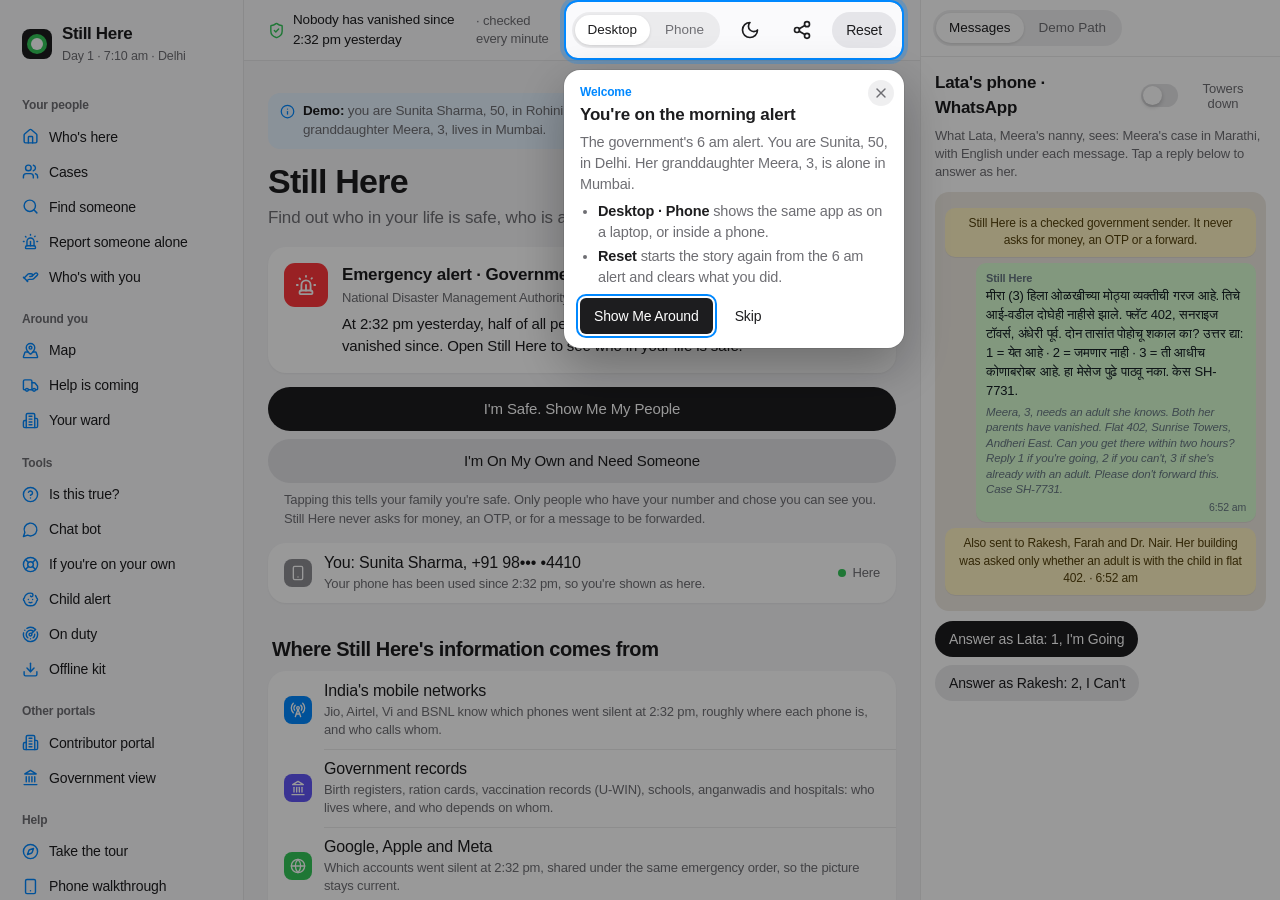
<file: index.html>
<!doctype html>
<html lang="en">
<head>
<meta charset="utf-8">
<meta name="viewport" content="width=device-width, initial-scale=1, viewport-fit=cover">
<meta http-equiv="Content-Security-Policy" content="default-src 'self' file:; script-src 'self' file:; style-src 'self' 'unsafe-inline' file:; img-src 'self' data: file:; connect-src 'self'; object-src 'none'; base-uri 'self'; form-action 'none'">
<title>Still Here</title>
<meta name="description" content="Still Here: who's still here, who's alone, who's closest. A prototype for the morning after half of everyone vanished.">
<meta name="theme-color" content="#F5F5F7" media="(prefers-color-scheme: light)">
<meta name="theme-color" content="#08080A" media="(prefers-color-scheme: dark)">
<link rel="manifest" href="manifest.webmanifest">
<meta name="mobile-web-app-capable" content="yes">
<meta name="apple-mobile-web-app-capable" content="yes">
<meta name="apple-mobile-web-app-status-bar-style" content="default">
<meta name="apple-mobile-web-app-title" content="Still Here">
<script src="js/theme.js"></script>
<link rel="icon" href="icons/favicon-32.png" type="image/png" sizes="32x32">
<link rel="apple-touch-icon" href="icons/apple-touch-icon.png">
<link rel="stylesheet" href="css/apple/apple-system-colors.css">
<link rel="stylesheet" href="css/apple/apple-materials.css">
<link rel="stylesheet" href="css/apple/apple-buttons.css">
<link rel="stylesheet" href="css/apple/apple-feedback.css">
<link rel="stylesheet" href="css/app.css">
<link rel="stylesheet" href="css/tour.css">
</head>
<body>
<div class="shell">
  <aside class="sidebar" aria-label="Navigation">
    <div class="brand"><span class="mark"><i></i></span><div><b>Still Here</b><span>Day 1 · 7:10 am · Delhi</span></div></div>
    <nav class="nav" id="nav"></nav>
    <div class="aside-foot">Who's here and who's gone comes from the mobile networks, not from anyone's say-so. <span data-help="simulated" style="color:var(--accent)">Everything here is made up</span></div>
  </aside>

  <main class="main">
    <div class="topbar">
      <div class="status" data-help="vanish" id="topstatus"></div>
      <div class="tools">
        <div class="seg" id="modeseg" role="group" aria-label="View as"><button class="on" data-mode="desktop">Desktop</button><button data-mode="phone">Phone</button></div>
        <button class="btn btn-compact btn-plain msgbtn" data-action="msgs">Messages<span class="badge" style="display:none"></span></button>
        <button class="btn btn-compact btn-icon btn-plain" data-theme-toggle aria-label="Light or dark" title="Light or dark"></button>
        <button class="btn btn-compact btn-icon btn-plain" data-action="share" aria-label="Share Still Here" title="Share">__SHARE__</button>
        <button class="btn btn-compact resetbtn" data-action="reset" title="Start the story again from the 6 am alert" aria-label="Reset: start the story again"><svg class="rs-ic" width="17" height="17" viewBox="0 0 24 24" fill="none" stroke="currentColor" stroke-width="2" stroke-linecap="round" stroke-linejoin="round" aria-hidden="true"><path d="M3 12a9 9 0 1 0 3-6.7L3 8"/><path d="M3 3v5h5"/></svg><span class="rs-t">Reset</span></button>
      </div>
    </div>
    <div class="content content-desktop" id="view"></div>

    <div class="device" aria-label="Phone">
      <div class="island"></div>
      <div class="screen">
        <div class="sbar"><span>7:10</span><span>4G</span></div>
        <div id="pview" class="pcontent"></div>
        <nav class="tabbar glass" id="tabbar"></nav>
      </div>
    </div>
    <nav class="mobilenav glass" id="mobilenav"></nav>
  </main>

  <aside class="inspector" aria-label="Messages">
    <div class="tabs"><div class="seg"><button class="on" data-tab="thread">Messages</button><button data-tab="demo">Demo Path</button></div><span style="flex:1"></span><button class="btn btn-compact btn-plain closer" data-action="msgs" aria-label="Close messages">Close</button></div>
    <div class="pane" id="pane-thread">
      <div style="display:flex;align-items:center;justify-content:space-between;gap:8px;margin-bottom:6px"><div class="h3" id="thread-title">Lata's phone · WhatsApp</div><button class="switch" id="meshtoggle" aria-pressed="false"><i></i>Towers down</button></div>
      <div class="fn" style="margin-bottom:10px" id="thread-sub">What Lata, Meera's nanny, sees: Meera's case in Marathi, with English under each message. Tap a reply below to answer as her.</div>
      <div id="thread" class="thread"></div>
      <div id="replies" class="reply-row"></div>
    </div>
    <div class="pane" id="pane-demo" style="display:none">
      <div class="h3" style="margin-bottom:6px">The three-minute path</div>
      <div id="steps" class="steps"></div>
      <p class="fn" style="margin-top:10px">Everything can be clicked in any order. Meera's case is SH-7731.</p>
    </div>
  </aside>
</div>
<script src="js/icons.js"></script>
<script src="js/geo.js"></script>
<script src="js/data.js"></script>
<script src="js/model.js"></script>
<script src="js/map.js"></script>
<script src="js/read-aloud.js"></script>
<script src="js/app.js"></script>
<script src="js/tour.js"></script>
<script src="js/sw-register.js"></script>
</body>
</html>
</file>
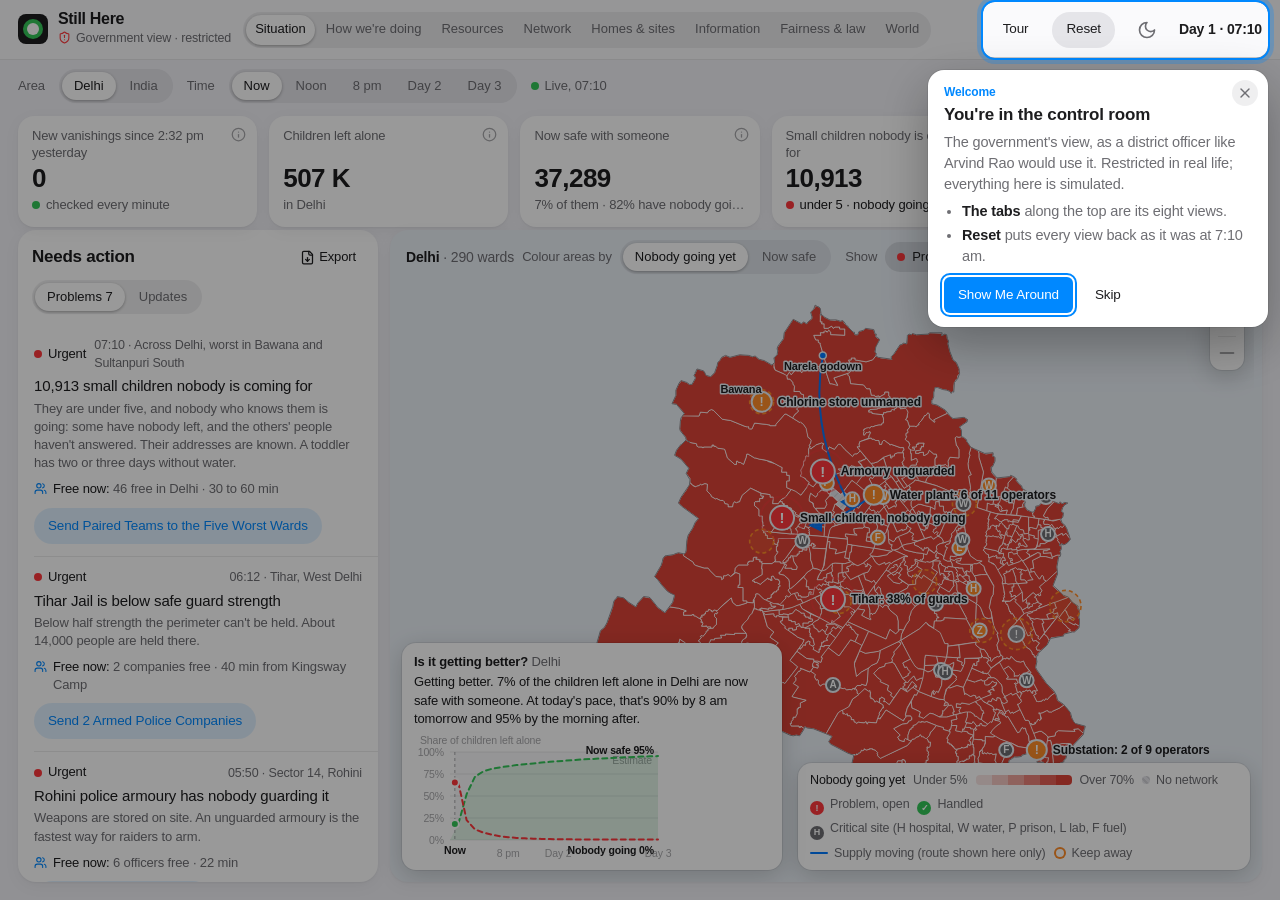
<file: cockpit.html>
<!doctype html>
<html lang="en">
<head>
<meta charset="utf-8">
<meta name="viewport" content="width=device-width, initial-scale=1">
<meta http-equiv="Content-Security-Policy" content="default-src 'self' file:; script-src 'self' file:; style-src 'self' 'unsafe-inline' file:; img-src 'self' data: file:; connect-src 'self'; object-src 'none'; base-uri 'self'; form-action 'none'">
<title>Still Here · Government view</title>
<meta name="description" content="The restricted control-room side of Still Here, a prototype for the morning after half of everyone vanished. Simulated data.">
<meta name="theme-color" content="#F2F2F7" media="(prefers-color-scheme: light)">
<meta name="theme-color" content="#08080A" media="(prefers-color-scheme: dark)">
<script src="js/theme.js"></script>
<link rel="icon" href="icons/favicon-32.png" type="image/png" sizes="32x32">
<link rel="stylesheet" href="css/apple/apple-system-colors.css">
<link rel="stylesheet" href="css/apple/apple-buttons.css">
<link rel="stylesheet" href="css/apple/apple-materials.css">
<link rel="stylesheet" href="css/cockpit.css">
<link rel="stylesheet" href="css/tour.css">
</head>
<body>
<div class="app">
  <header class="hdr">
    <div class="brand"><span class="mark" aria-hidden="true"><i></i></span><div><b>Still Here</b><span data-help="govview" id="restricted">Government view · restricted</span></div></div>
    <nav class="tabs" id="tabs" aria-label="Pages"></nav>
    <div class="hdr-r"><button class="btn btn-compact btn-plain" data-tour-start="1" title="A one-minute tour of the control room">Tour</button><button class="btn btn-compact" data-greset="1" title="Put every view back as it was at 7:10 am">Reset</button><button class="btn btn-compact btn-icon btn-plain" data-theme-toggle aria-label="Light or dark" title="Light or dark"></button><span class="who" id="who"></span><span class="badge" data-help="simulated">Simulated data</span><span class="clock">Day 1 · 07:10</span></div>
  </header>
  <main id="page"></main>
</div>
<script src="js/icons.js"></script>
<script src="js/geo.js"></script>
<script src="js/data.js"></script>
<script src="js/model.js"></script>
<script src="js/map.js"></script>
<script src="js/cockpit.js"></script>
<script src="js/tour.js"></script>
</body>
</html>
</file>
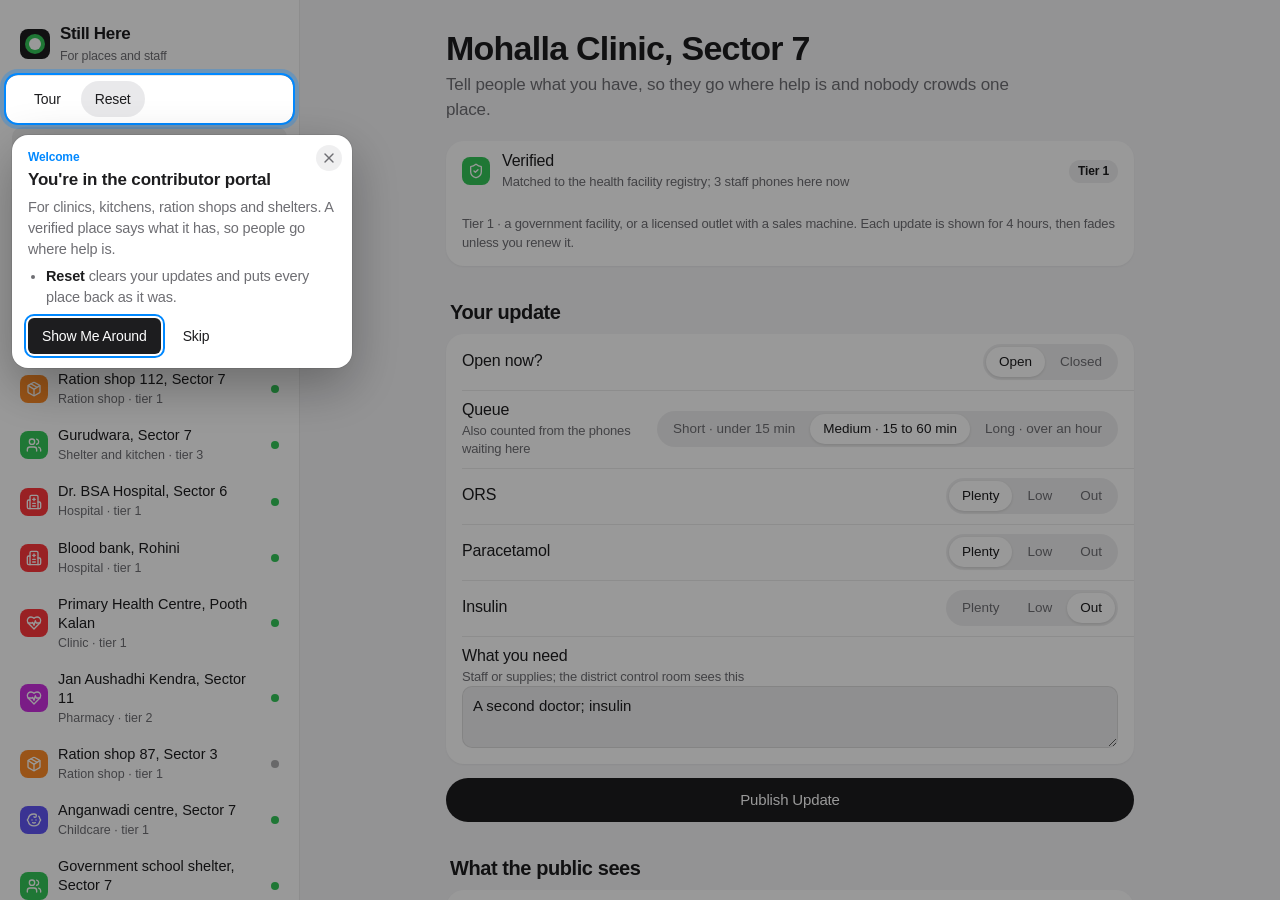
<file: contributor.html>
<!doctype html>
<html lang="en">
<head>
<meta charset="utf-8">
<meta name="viewport" content="width=device-width, initial-scale=1">
<meta http-equiv="Content-Security-Policy" content="default-src 'self' file:; script-src 'self' file:; style-src 'self' 'unsafe-inline' file:; img-src 'self' data: file:; connect-src 'self'; object-src 'none'; base-uri 'self'; form-action 'none'">
<title>Still Here · For places and staff</title>
<meta name="description" content="The contributor side of Still Here: verified clinics, pharmacies, ration shops and shelters update what they have. A prototype; simulated data.">
<meta name="theme-color" content="#F5F5F7" media="(prefers-color-scheme: light)">
<meta name="theme-color" content="#08080A" media="(prefers-color-scheme: dark)">
<script src="js/theme.js"></script>
<link rel="icon" href="icons/favicon-32.png" type="image/png" sizes="32x32">
<link rel="stylesheet" href="css/apple/apple-system-colors.css">
<link rel="stylesheet" href="css/apple/apple-materials.css">
<link rel="stylesheet" href="css/apple/apple-buttons.css">
<link rel="stylesheet" href="css/apple/apple-feedback.css">
<link rel="stylesheet" href="css/app.css">
<link rel="stylesheet" href="css/tour.css">
<style>
  /* Same shell as the public app: a sidebar of places, the update in the middle */
  .cshell { display: grid; grid-template-columns: 300px minmax(0, 1fr); height: 100vh; }
  .cside { height: 100vh; overflow-y: auto; padding: 18px 12px; border-right: 1px solid var(--hair); background: var(--group); display: flex; flex-direction: column; gap: 10px; }
  .cside .brand { padding: 4px 8px 6px; }
  .ctour { display: flex; gap: 6px; padding: 0 8px; }
  .csearch { display: flex; align-items: center; gap: 8px; padding: 0 10px; min-height: 38px; border-radius: 10px; background: var(--fill); color: var(--label2); }
  .csearch input { flex: 1; border: 0; background: transparent; color: var(--label); font: inherit; font-size: 15px; outline: none; min-width: 0; }
  .ckinds { display: flex; flex-wrap: wrap; gap: 6px; }
  .ckinds button { border: 0; border-radius: 999px; padding: 5px 11px; font: inherit; font-size: 13px; background: var(--fill); color: var(--label); cursor: pointer; }
  .ckinds button.on { background: var(--label); color: var(--canvas); }
  .clist { display: flex; flex-direction: column; gap: 2px; }
  .clist button { display: flex; align-items: center; gap: 10px; width: 100%; text-align: left; border: 0; background: transparent; color: var(--label); font: inherit; padding: 8px 8px; border-radius: 10px; cursor: pointer; }
  .clist button:hover { background: var(--fill); } .clist button.on { background: color-mix(in srgb, var(--apple-blue) 16%, transparent); }
  .clist .tt { display: flex; flex-direction: column; min-width: 0; } .clist .tt b { display: block; font-size: 14.5px; font-weight: 500; line-height: 1.3; } .clist .tt span { display: block; font-size: 12.5px; color: var(--label2); margin-top: 1px; }
  .cside a.brand { color: inherit; text-decoration: none; }
  .clist .dot { width: 8px; height: 8px; border-radius: 50%; flex: none; margin-left: auto; }
  .cfoot { margin-top: auto; font-size: 12.5px; color: var(--label2); padding: 8px; line-height: 1.5; } .cfoot a { color: var(--accent); }
  .cmain { height: 100vh; overflow-y: auto; }
  .form .r { flex-wrap: wrap; row-gap: 8px; } .form .r .tt { flex: 1 1 140px; }
  .form textarea, .form input[type=text] { width: 100%; min-height: 40px; border-radius: 10px; border: 1px solid var(--hair); background: var(--fill); color: var(--label); font: inherit; padding: 8px 10px; }
  .form textarea { min-height: 56px; }
  .tier { display: inline-block; font-size: 12px; font-weight: 600; padding: 3px 9px; border-radius: 999px; background: var(--fill); white-space: nowrap; }
  @media (max-width: 760px) { .cshell { grid-template-columns: 1fr; height: auto; } .cside, .cmain { height: auto; } .cside { border-right: 0; border-bottom: 1px solid var(--hair); max-height: 46vh; } }
</style>
</head>
<body class="contrib">
<div class="cshell">
  <aside class="cside" aria-label="Places">
    <a class="brand" href="index.html"><span class="mark"><i></i></span><div><b>Still Here</b><span>For places and staff</span></div></a>
    <div class="ctour"><button class="btn btn-compact btn-plain" data-tour-start="1" title="A one-minute tour of the contributor portal">Tour</button><button class="btn btn-compact" data-creset="1" title="Clear your updates and put every place back as it was">Reset</button></div>
    <label class="csearch"><span id="sicon"></span><input id="csearch" type="search" placeholder="Search places" aria-label="Search places"></label>
    <div class="ckinds" id="ckinds"></div>
    <div class="clist" id="clist"></div>
    <button class="btn btn-block" data-add="1" id="addbtn"></button>
    <div class="cfoot"><button class="btn btn-compact btn-icon btn-plain" data-theme-toggle aria-label="Light or dark" title="Light or dark"></button> Every place here is simulated. <a href="index.html">Public app</a> · <a href="cockpit.html">Government view</a></div>
  </aside>
  <main class="cmain"><div class="content" id="view"></div></main>
</div>
<script src="js/icons.js"></script>
<script src="js/data.js"></script>
<script src="js/contributor.js"></script>
<script src="js/tour.js"></script>
</body>
</html>
</file>
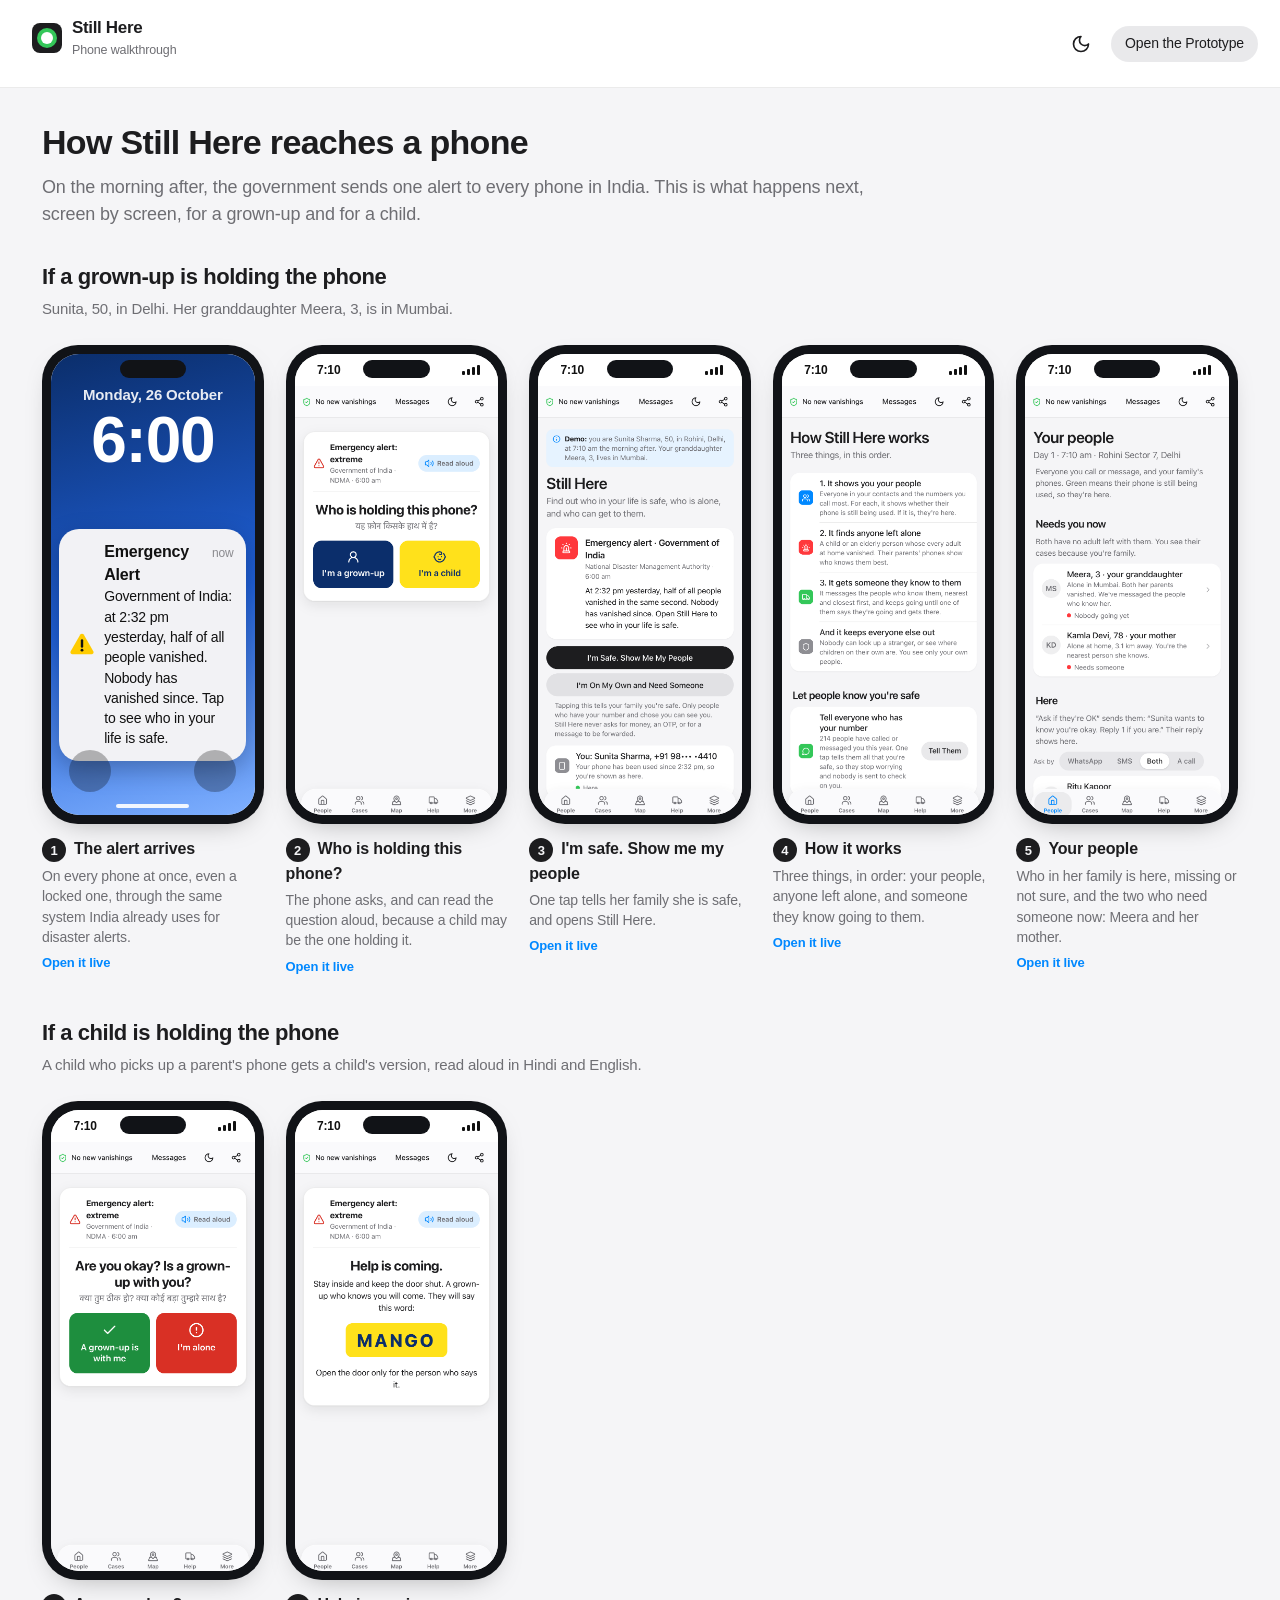
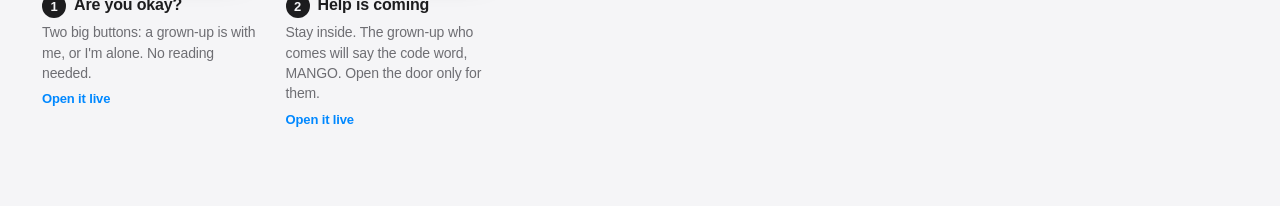
<file: journey.html>
<!doctype html>
<html lang="en">
<head>
<meta charset="utf-8">
<meta name="viewport" content="width=device-width, initial-scale=1, viewport-fit=cover">
<meta http-equiv="Content-Security-Policy" content="default-src 'self' file:; script-src 'self' file:; style-src 'self' 'unsafe-inline' file:; img-src 'self' data: file:; connect-src 'self'; object-src 'none'; base-uri 'self'; form-action 'none'">
<title>Still Here · Phone walkthrough</title>
<meta name="description" content="How Still Here reaches a phone on the morning after: the alert, who is holding the phone, I'm safe, and your people. Every screen opens the live prototype.">
<meta name="theme-color" content="#F5F5F7" media="(prefers-color-scheme: light)">
<meta name="theme-color" content="#08080A" media="(prefers-color-scheme: dark)">
<script src="js/theme.js"></script>
<link rel="icon" href="icons/favicon-32.png" type="image/png" sizes="32x32">
<link rel="stylesheet" href="css/apple/apple-system-colors.css">
<link rel="stylesheet" href="css/apple/apple-materials.css">
<link rel="stylesheet" href="css/apple/apple-buttons.css">
<link rel="stylesheet" href="css/app.css">
<style>
  /* A page of phones: the same journey as the two-page document, each screen a link to the live one */
  body.walk { overflow-y: auto; height: auto; background: var(--canvas); }
  .wbar { display: flex; align-items: center; justify-content: space-between; gap: 12px; padding: 12px 22px; border-bottom: 1px solid var(--hair); background: var(--group); position: sticky; top: 0; z-index: 5; }
  .wbar a.brand { color: inherit; text-decoration: none; }
  .wwrap { max-width: 1240px; margin: 0 auto; padding: 30px 22px 70px; }
  .wwrap h1 { font-size: 34px; letter-spacing: -.02em; margin: 0 0 6px; }
  .wwrap .lede { font-size: 18px; color: var(--label2); margin: 0 0 6px; max-width: 46em; }
  .wwrap .tip { font-size: 14px; color: var(--label2); margin: 0 0 26px; }
  .wwrap h2 { font-size: 22px; letter-spacing: -.02em; margin: 34px 0 4px; }
  .wwrap h2 + p { color: var(--label2); margin: 0 0 18px; }
  .steps { display: grid; grid-template-columns: repeat(auto-fill, minmax(210px, 1fr)); gap: 26px 22px; }
  .step { display: block; color: inherit; text-decoration: none; }
  .step:hover .phone { transform: translateY(-3px); box-shadow: 0 18px 36px -18px rgb(0 0 0 / .45); }
  .phone { position: relative; aspect-ratio: 390 / 844; border-radius: 36px; padding: 9px; background: #111317; box-shadow: 0 10px 30px -16px rgb(0 0 0 / .4); transition: transform .2s ease, box-shadow .2s ease; }
  .phone .island { position: absolute; top: 15px; left: 50%; width: 30%; height: 18px; margin-left: -15%; border-radius: 12px; background: #111317; z-index: 2; }
  .phone .screen { width: 100%; height: 100%; border-radius: 28px; overflow: hidden; background: #fff; }
  .phone .screen { display: flex; flex-direction: column; }
  .phone .sb { flex: none; height: 7%; display: flex; align-items: center; justify-content: space-between; padding: 0 9% 0 11%; background: #fff; color: #111; font: 600 12px -apple-system, "Helvetica Neue", Arial, sans-serif; }
  .phone .sig { display: inline-flex; gap: 2px; align-items: flex-end; } .phone .sig i { width: 3px; background: #111; border-radius: 1px; } .phone .sig i:nth-child(1){height:4px} .phone .sig i:nth-child(2){height:6px} .phone .sig i:nth-child(3){height:8px} .phone .sig i:nth-child(4){height:10px}
  .phone img { display: block; width: 100%; flex: 1; min-height: 0; object-fit: cover; object-position: top; }
  .step .n { display: inline-flex; align-items: center; justify-content: center; width: 24px; height: 24px; border-radius: 50%; background: var(--label); color: var(--canvas); font-size: 13px; font-weight: 700; margin: 14px 8px 0 0; }
  .step b { font-size: 16px; letter-spacing: -.01em; }
  .step p { margin: 4px 0 0; font-size: 14px; line-height: 1.45; color: var(--label2); }
  .step .live { display: inline-block; margin-top: 6px; font-size: 13px; font-weight: 600; color: var(--apple-blue); }
  /* The lock screen, drawn in HTML: wallpaper, time, the alert as it arrives */
  .lock { position: relative; height: 100%; color: #fff; text-align: center; background: linear-gradient(165deg, #0B2E6B 0%, #1F5FD6 55%, #7FB0FF 100%); font-family: -apple-system, BlinkMacSystemFont, "SF Pro Text", "Helvetica Neue", Arial, sans-serif; }
  .lock .date { padding-top: 15%; font-size: 15px; font-weight: 600; opacity: .9; }
  .lock .time { font-size: 64px; font-weight: 700; letter-spacing: -.02em; line-height: 1; margin-top: 2px; }
  /* As an iPhone shows a government alert on the lock screen: an ordinary notification with a bare yellow triangle */
  .lock .note { position: absolute; left: 4%; right: 4%; top: 38%; display: flex; gap: 10px; align-items: center; text-align: left; color: #111; background: #F2F2F5; border-radius: 20px; padding: 11px 13px 12px 11px; box-shadow: 0 8px 24px rgb(0 0 0 / .25); font-size: 13px; line-height: 1.32; }
  .lock .note > svg { flex: none; }
  .lock .note p { margin: 0; color: #111; }
  .lock .nh { display: flex; align-items: baseline; }
  .lock .nh b { font-weight: 600; }
  .lock .nh span { margin-left: auto; color: #8A8A8E; font-size: 12px; }
  .lock .tools { position: absolute; left: 9%; right: 9%; bottom: 5%; display: flex; justify-content: space-between; }
  .lock .tools i { width: 42px; height: 42px; border-radius: 50%; background: rgb(0 0 0 / .28); }
  .lock .bar { position: absolute; bottom: 1.6%; left: 50%; width: 36%; height: 4px; margin-left: -18%; border-radius: 3px; background: #fff; opacity: .9; }
  @media (max-width: 560px) { .steps { grid-template-columns: 1fr 1fr; gap: 20px 14px; } .wwrap h1 { font-size: 28px; } .lock .time { font-size: 48px; } .lock .note { gap: 6px; padding: 8px 9px 9px 8px; font-size: 10.5px; border-radius: 14px; } .lock .note > svg { width: 16px; height: 15px; } .lock .nh span { font-size: 9.5px; } }
</style>
</head>
<body class="walk">
<div class="wbar"><a class="brand" href="index.html"><span class="mark"><i></i></span><div><b>Still Here</b><span>Phone walkthrough</span></div></a>
  <div style="display:flex;gap:8px;align-items:center"><button class="btn btn-compact btn-icon btn-plain" data-theme-toggle aria-label="Light or dark"></button><a class="btn btn-compact" href="index.html">Open the Prototype</a></div></div>
<main class="wwrap">
  <h1>How Still Here reaches a phone</h1>
  <p class="lede">On the morning after, the government sends one alert to every phone in India. This is what happens next, screen by screen, for a grown-up and for a child.</p>
  <p class="tip">Tap any screen to open it in the working prototype.</p>

  <h2>If a grown-up is holding the phone</h2>
  <p>Sunita, 50, in Delhi. Her granddaughter Meera, 3, is in Mumbai.</p>
  <div class="steps">
    <a class="step" href="index.html?view=phone&amp;from=walk#child"><div class="phone"><span class="island"></span><div class="screen">
      <div class="lock"><div class="date">Monday, 26 October</div><div class="time">6:00</div>
        <div class="note"><svg width="24" height="22" viewBox="0 0 24 22" aria-hidden="true"><path d="M10.3 1.6a2 2 0 0 1 3.4 0l9.6 16.6a2 2 0 0 1-1.7 3H2.4a2 2 0 0 1-1.7-3z" fill="#FFCC00"/><path d="M12 7.5v6" stroke="#111" stroke-width="2.4" stroke-linecap="round"/><circle cx="12" cy="17.2" r="1.4" fill="#111"/></svg>
          <div><p class="nh"><b>Emergency Alert</b><span>now</span></p><p>Government of India: at 2:32 pm yesterday, half of all people vanished. Nobody has vanished since. Tap to see who in your life is safe.</p></div></div>
        <div class="tools"><i></i><i></i></div><div class="bar"></div></div></div></div>
      <span class="n">1</span><b>The alert arrives</b><p>On every phone at once, even a locked one, through the same system India already uses for disaster alerts.</p><span class="live">Open it live</span></a>
    <a class="step" href="index.html?view=phone&amp;from=walk#child"><div class="phone"><span class="island"></span><div class="screen"><div class="sb"><span>7:10</span><span class="sig"><i></i><i></i><i></i><i></i></span></div><img src="img/journey/1-who.png" alt="Who is holding this phone?"></div></div>
      <span class="n">2</span><b>Who is holding this phone?</b><p>The phone asks, and can read the question aloud, because a child may be the one holding it.</p><span class="live">Open it live</span></a>
    <a class="step" href="index.html?view=phone&amp;from=walk#alert"><div class="phone"><span class="island"></span><div class="screen"><div class="sb"><span>7:10</span><span class="sig"><i></i><i></i><i></i><i></i></span></div><img src="img/journey/3a-alert.png" alt="I'm Safe. Show Me My People"></div></div>
      <span class="n">3</span><b>I'm safe. Show me my people</b><p>One tap tells her family she is safe, and opens Still Here.</p><span class="live">Open it live</span></a>
    <a class="step" href="index.html?view=phone&amp;from=walk#welcome"><div class="phone"><span class="island"></span><div class="screen"><div class="sb"><span>7:10</span><span class="sig"><i></i><i></i><i></i><i></i></span></div><img src="img/journey/4a-welcome.png" alt="How Still Here works"></div></div>
      <span class="n">4</span><b>How it works</b><p>Three things, in order: your people, anyone left alone, and someone they know going to them.</p><span class="live">Open it live</span></a>
    <a class="step" href="index.html?view=phone&amp;from=walk#home"><div class="phone"><span class="island"></span><div class="screen"><div class="sb"><span>7:10</span><span class="sig"><i></i><i></i><i></i><i></i></span></div><img src="img/journey/5a-home.png" alt="Your people"></div></div>
      <span class="n">5</span><b>Your people</b><p>Who in her family is here, missing or not sure, and the two who need someone now: Meera and her mother.</p><span class="live">Open it live</span></a>
  </div>

  <h2>If a child is holding the phone</h2>
  <p>A child who picks up a parent's phone gets a child's version, read aloud in Hindi and English.</p>
  <div class="steps">
    <a class="step" href="index.html?view=phone&amp;from=walk#child"><div class="phone"><span class="island"></span><div class="screen"><div class="sb"><span>7:10</span><span class="sig"><i></i><i></i><i></i><i></i></span></div><img src="img/journey/2c-child-ask.png" alt="Are you okay? Is a grown-up with you?"></div></div>
      <span class="n">1</span><b>Are you okay?</b><p>Two big buttons: a grown-up is with me, or I'm alone. No reading needed.</p><span class="live">Open it live</span></a>
    <a class="step" href="index.html?view=phone&amp;from=walk#child"><div class="phone"><span class="island"></span><div class="screen"><div class="sb"><span>7:10</span><span class="sig"><i></i><i></i><i></i><i></i></span></div><img src="img/journey/3c-child-code.png" alt="Help is coming: the code word"></div></div>
      <span class="n">2</span><b>Help is coming</b><p>Stay inside. The grown-up who comes will say the code word, MANGO. Open the door only for them.</p><span class="live">Open it live</span></a>
  </div>
</main>
</body>
</html>
</file>
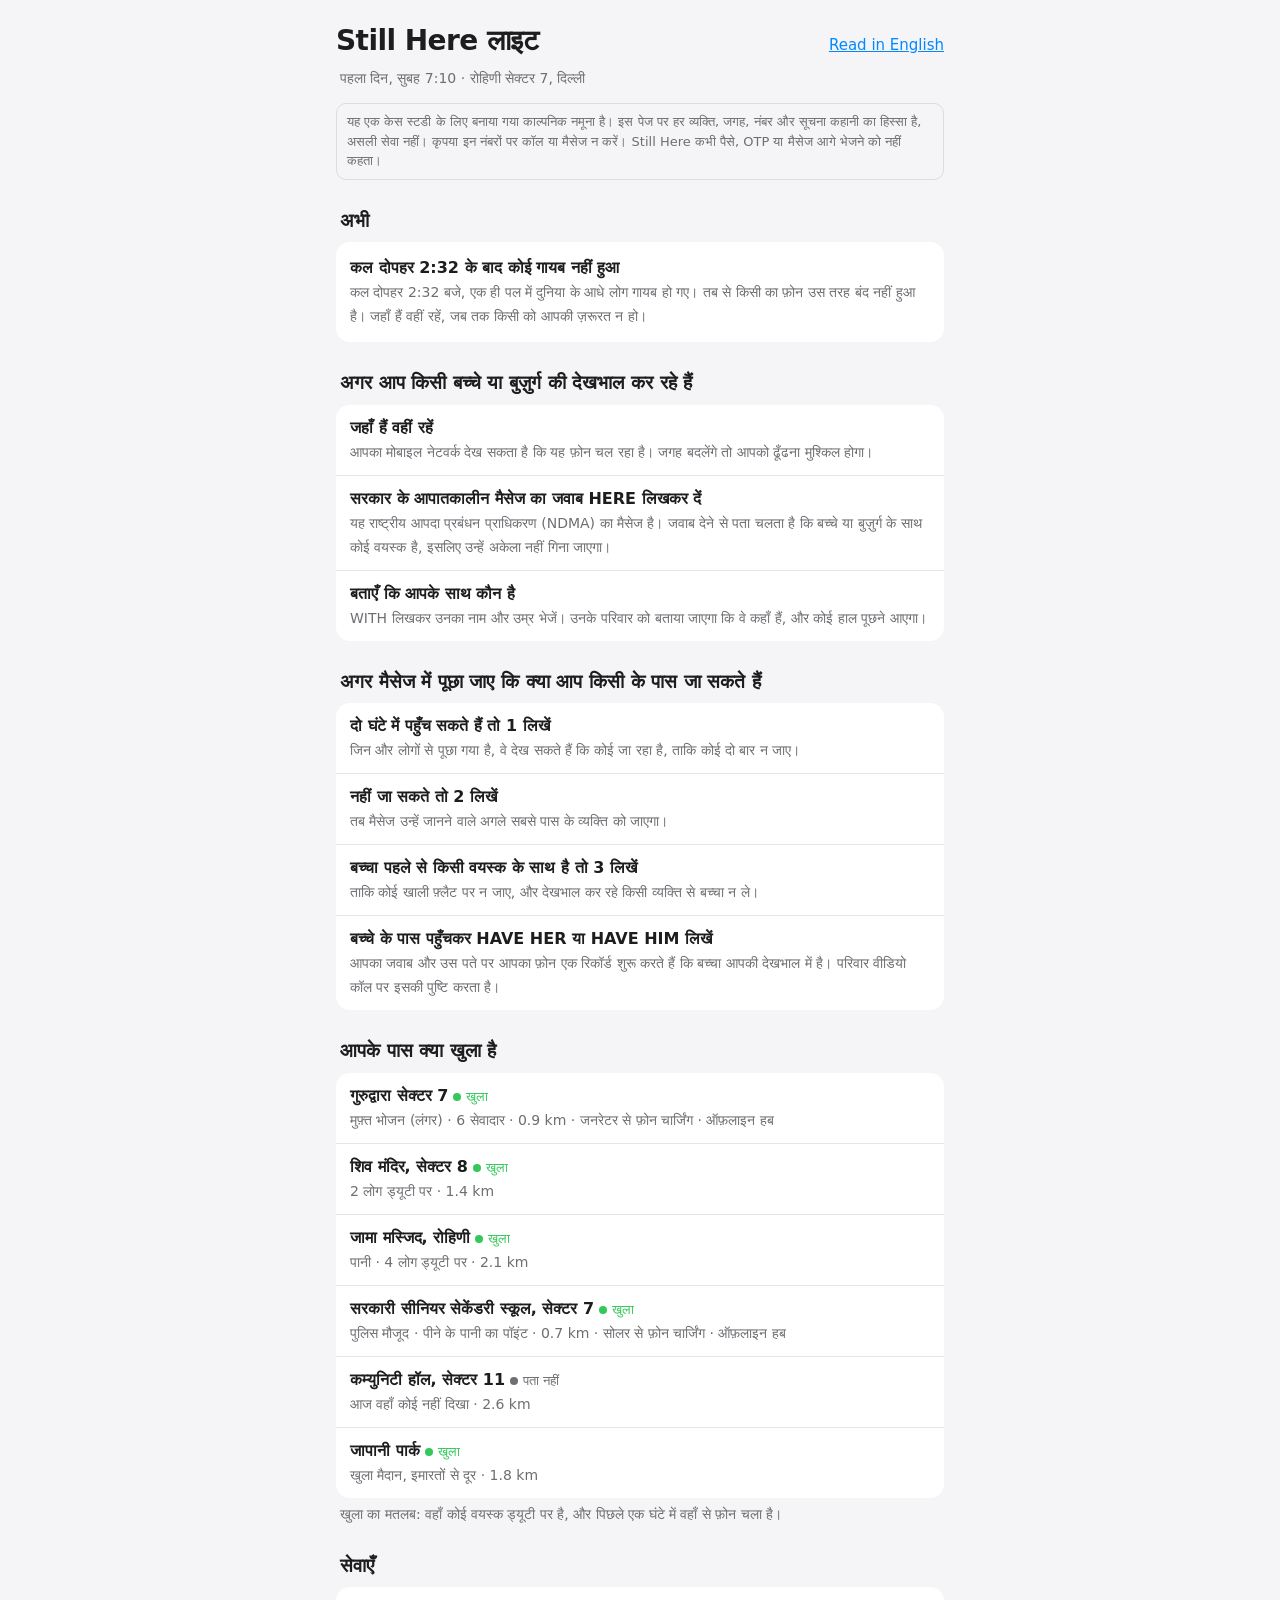
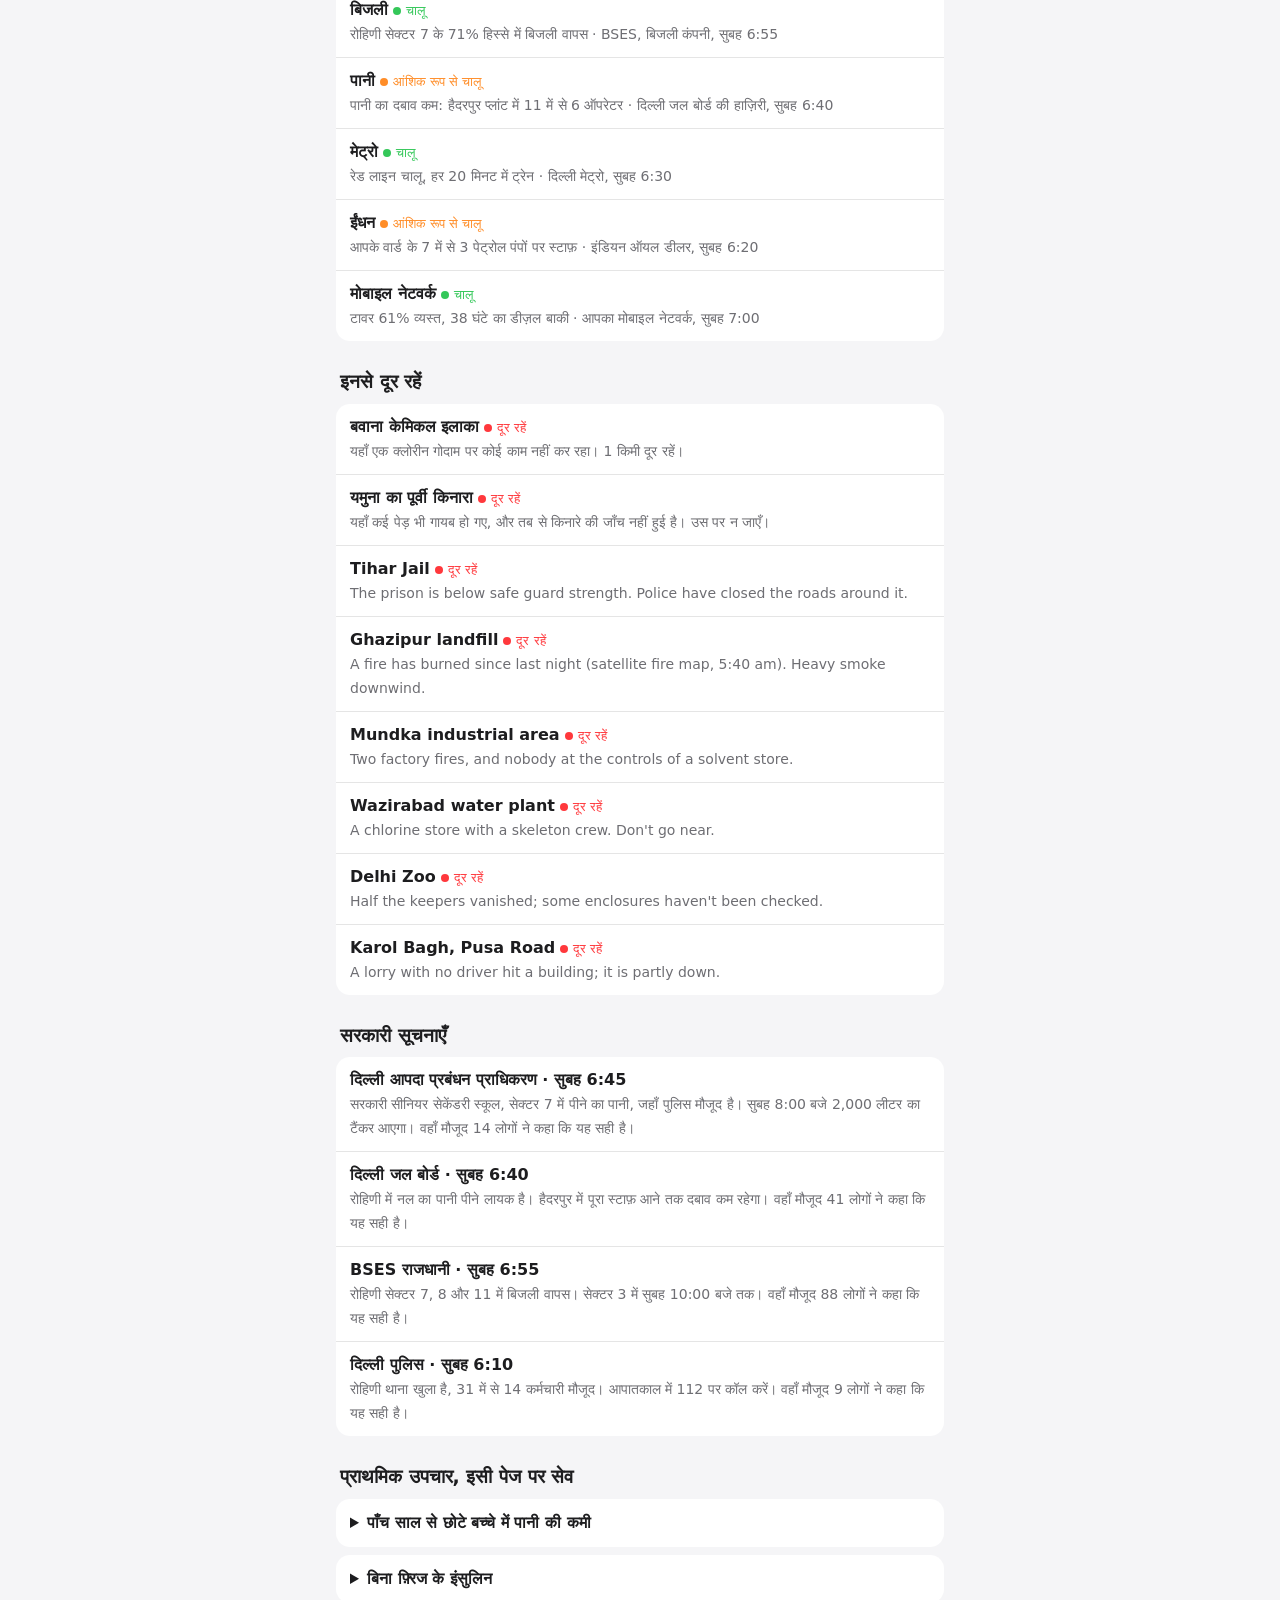
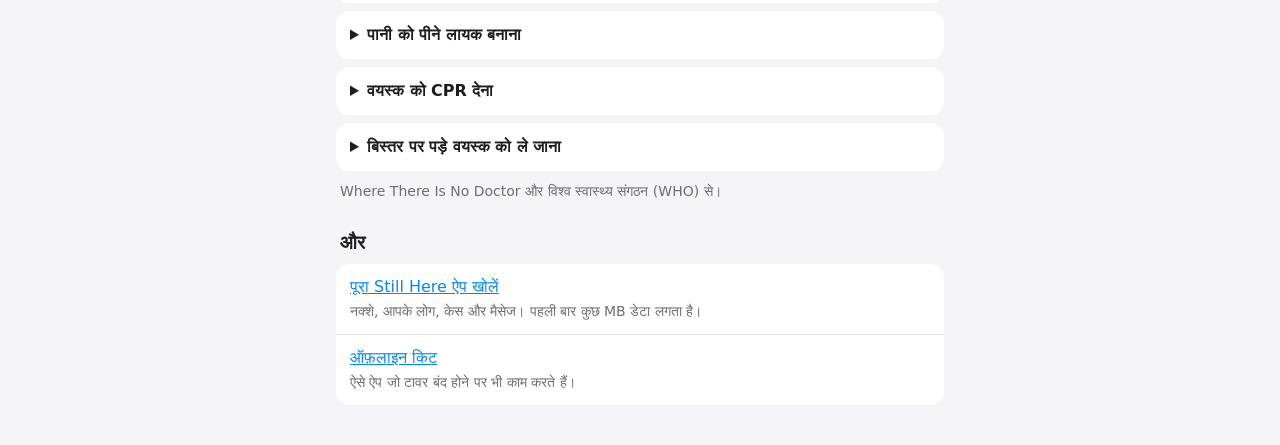
<file: lite-hi.html>
<!doctype html>
<html lang="hi"><head><meta charset="utf-8"><meta name="viewport" content="width=device-width, initial-scale=1">
<meta http-equiv="Content-Security-Policy" content="default-src 'none'; style-src 'unsafe-inline'; img-src 'self' data:; base-uri 'none'; form-action 'none'">
<title>Still Here लाइट</title><meta name="description" content="2G और पुराने फ़ोन के लिए Still Here का एक छोटा पेज। यह एक काल्पनिक नमूना है।">
<meta name="theme-color" content="#F5F5F7" media="(prefers-color-scheme: light)"><meta name="theme-color" content="#08080A" media="(prefers-color-scheme: dark)">
<style>
:root{--bg:#F5F5F7;--g:#fff;--t:#1D1D1F;--t2:#6E6E73;--h:rgba(0,0,0,.1);--ok:#34C759;--warn:#FF8D28;--bad:#FF383C;--a:#0088FF}
@media (prefers-color-scheme:dark){:root{--bg:#08080A;--g:#1C1C1E;--t:#F5F5F7;--t2:#98989D;--h:rgba(255,255,255,.12);--a:#0091FF}}
*{box-sizing:border-box}body{margin:0;background:var(--bg);color:var(--t);font:16px/1.5 -apple-system,system-ui,"Segoe UI",Roboto,"Noto Sans Devanagari",sans-serif;padding:20px 16px 40px;max-width:40rem;margin:auto}
h1{font-size:28px;margin:0;letter-spacing:-.02em}h2{font-size:19px;margin:26px 4px 8px}p{margin:6px 4px}.s{color:var(--t2);font-size:14px}
.top{display:flex;justify-content:space-between;align-items:baseline;gap:12px}.top a{font-size:15px;white-space:nowrap}
ul{list-style:none;margin:0;padding:0;background:var(--g);border-radius:14px}li{padding:11px 14px;border-top:1px solid var(--h)}li:first-child{border-top:0}
li span{color:var(--t2);font-size:14px}i{font-style:normal;font-size:13px;color:var(--t2)}i:before{content:"";display:inline-block;width:8px;height:8px;border-radius:50%;margin-right:5px;background:currentColor}
i.ok{color:var(--ok)}i.warn{color:var(--warn)}i.bad{color:var(--bad)}i.na{color:var(--t2)}
.box{background:var(--g);border-radius:14px;padding:14px}.box b{display:block}details{background:var(--g);border-radius:14px;margin-top:8px}summary{padding:12px 14px;cursor:pointer;font-weight:600}details p{padding:0 14px 12px;margin:0}
a{color:var(--a)}.note{font-size:13px;color:var(--t2);border:1px solid var(--h);border-radius:10px;padding:8px 10px;margin:14px 0 0}
</style></head><body>
<div class="top"><h1>Still Here लाइट</h1><a href="lite.html" lang="en">Read in English</a></div>
<p class="s">पहला दिन, सुबह 7:10 · रोहिणी सेक्टर 7, दिल्ली</p>
<p class="note">यह एक केस स्टडी के लिए बनाया गया काल्पनिक नमूना है। इस पेज पर हर व्यक्ति, जगह, नंबर और सूचना कहानी का हिस्सा है, असली सेवा नहीं। कृपया इन नंबरों पर कॉल या मैसेज न करें। Still Here कभी पैसे, OTP या मैसेज आगे भेजने को नहीं कहता।</p>
<h2>अभी</h2>
<div class="box"><b>कल दोपहर 2:32 के बाद कोई गायब नहीं हुआ</b><span class="s">कल दोपहर 2:32 बजे, एक ही पल में दुनिया के आधे लोग गायब हो गए। तब से किसी का फ़ोन उस तरह बंद नहीं हुआ है। जहाँ हैं वहीं रहें, जब तक किसी को आपकी ज़रूरत न हो।</span></div>
<h2>अगर आप किसी बच्चे या बुज़ुर्ग की देखभाल कर रहे हैं</h2>
<ul><li><b>जहाँ हैं वहीं रहें</b><br><span>आपका मोबाइल नेटवर्क देख सकता है कि यह फ़ोन चल रहा है। जगह बदलेंगे तो आपको ढूँढना मुश्किल होगा।</span></li><li><b>सरकार के आपातकालीन मैसेज का जवाब HERE लिखकर दें</b><br><span>यह राष्ट्रीय आपदा प्रबंधन प्राधिकरण (NDMA) का मैसेज है। जवाब देने से पता चलता है कि बच्चे या बुज़ुर्ग के साथ कोई वयस्क है, इसलिए उन्हें अकेला नहीं गिना जाएगा।</span></li><li><b>बताएँ कि आपके साथ कौन है</b><br><span>WITH लिखकर उनका नाम और उम्र भेजें। उनके परिवार को बताया जाएगा कि वे कहाँ हैं, और कोई हाल पूछने आएगा।</span></li></ul>
<h2>अगर मैसेज में पूछा जाए कि क्या आप किसी के पास जा सकते हैं</h2>
<ul><li><b>दो घंटे में पहुँच सकते हैं तो 1 लिखें</b><br><span>जिन और लोगों से पूछा गया है, वे देख सकते हैं कि कोई जा रहा है, ताकि कोई दो बार न जाए।</span></li><li><b>नहीं जा सकते तो 2 लिखें</b><br><span>तब मैसेज उन्हें जानने वाले अगले सबसे पास के व्यक्ति को जाएगा।</span></li><li><b>बच्चा पहले से किसी वयस्क के साथ है तो 3 लिखें</b><br><span>ताकि कोई खाली फ़्लैट पर न जाए, और देखभाल कर रहे किसी व्यक्ति से बच्चा न ले।</span></li><li><b>बच्चे के पास पहुँचकर HAVE HER या HAVE HIM लिखें</b><br><span>आपका जवाब और उस पते पर आपका फ़ोन एक रिकॉर्ड शुरू करते हैं कि बच्चा आपकी देखभाल में है। परिवार वीडियो कॉल पर इसकी पुष्टि करता है।</span></li></ul>
<h2>आपके पास क्या खुला है</h2>
<ul><li><b>गुरुद्वारा सेक्टर 7</b> <i class="ok">खुला</i><br><span>मुफ़्त भोजन (लंगर) · 6 सेवादार · 0.9 km · जनरेटर से फ़ोन चार्जिंग · ऑफ़लाइन हब</span></li><li><b>शिव मंदिर, सेक्टर 8</b> <i class="ok">खुला</i><br><span>2 लोग ड्यूटी पर · 1.4 km</span></li><li><b>जामा मस्जिद, रोहिणी</b> <i class="ok">खुला</i><br><span>पानी · 4 लोग ड्यूटी पर · 2.1 km</span></li><li><b>सरकारी सीनियर सेकेंडरी स्कूल, सेक्टर 7</b> <i class="ok">खुला</i><br><span>पुलिस मौजूद · पीने के पानी का पॉइंट · 0.7 km · सोलर से फ़ोन चार्जिंग · ऑफ़लाइन हब</span></li><li><b>कम्युनिटी हॉल, सेक्टर 11</b> <i class="na">पता नहीं</i><br><span>आज वहाँ कोई नहीं दिखा · 2.6 km</span></li><li><b>जापानी पार्क</b> <i class="ok">खुला</i><br><span>खुला मैदान, इमारतों से दूर · 1.8 km</span></li></ul>
<p class="s">खुला का मतलब: वहाँ कोई वयस्क ड्यूटी पर है, और पिछले एक घंटे में वहाँ से फ़ोन चला है।</p>
<h2>सेवाएँ</h2>
<ul><li><b>बिजली</b> <i class="ok">चालू</i><br><span>रोहिणी सेक्टर 7 के 71% हिस्से में बिजली वापस · BSES, बिजली कंपनी, सुबह 6:55</span></li><li><b>पानी</b> <i class="warn">आंशिक रूप से चालू</i><br><span>पानी का दबाव कम: हैदरपुर प्लांट में 11 में से 6 ऑपरेटर · दिल्ली जल बोर्ड की हाज़िरी, सुबह 6:40</span></li><li><b>मेट्रो</b> <i class="ok">चालू</i><br><span>रेड लाइन चालू, हर 20 मिनट में ट्रेन · दिल्ली मेट्रो, सुबह 6:30</span></li><li><b>ईंधन</b> <i class="warn">आंशिक रूप से चालू</i><br><span>आपके वार्ड के 7 में से 3 पेट्रोल पंपों पर स्टाफ़ · इंडियन ऑयल डीलर, सुबह 6:20</span></li><li><b>मोबाइल नेटवर्क</b> <i class="ok">चालू</i><br><span>टावर 61% व्यस्त, 38 घंटे का डीज़ल बाकी · आपका मोबाइल नेटवर्क, सुबह 7:00</span></li></ul>
<h2>इनसे दूर रहें</h2>
<ul><li><b>बवाना केमिकल इलाका</b> <i class="bad">दूर रहें</i><br><span>यहाँ एक क्लोरीन गोदाम पर कोई काम नहीं कर रहा। 1 किमी दूर रहें।</span></li><li><b>यमुना का पूर्वी किनारा</b> <i class="bad">दूर रहें</i><br><span>यहाँ कई पेड़ भी गायब हो गए, और तब से किनारे की जाँच नहीं हुई है। उस पर न जाएँ।</span></li><li><b>Tihar Jail</b> <i class="bad">दूर रहें</i><br><span>The prison is below safe guard strength. Police have closed the roads around it.</span></li><li><b>Ghazipur landfill</b> <i class="bad">दूर रहें</i><br><span>A fire has burned since last night (satellite fire map, 5:40 am). Heavy smoke downwind.</span></li><li><b>Mundka industrial area</b> <i class="bad">दूर रहें</i><br><span>Two factory fires, and nobody at the controls of a solvent store.</span></li><li><b>Wazirabad water plant</b> <i class="bad">दूर रहें</i><br><span>A chlorine store with a skeleton crew. Don't go near.</span></li><li><b>Delhi Zoo</b> <i class="bad">दूर रहें</i><br><span>Half the keepers vanished; some enclosures haven't been checked.</span></li><li><b>Karol Bagh, Pusa Road</b> <i class="bad">दूर रहें</i><br><span>A lorry with no driver hit a building; it is partly down.</span></li></ul>
<h2>सरकारी सूचनाएँ</h2>
<ul><li><b>दिल्ली आपदा प्रबंधन प्राधिकरण · सुबह 6:45</b><br><span>सरकारी सीनियर सेकेंडरी स्कूल, सेक्टर 7 में पीने का पानी, जहाँ पुलिस मौजूद है। सुबह 8:00 बजे 2,000 लीटर का टैंकर आएगा। वहाँ मौजूद 14 लोगों ने कहा कि यह सही है।</span></li><li><b>दिल्ली जल बोर्ड · सुबह 6:40</b><br><span>रोहिणी में नल का पानी पीने लायक है। हैदरपुर में पूरा स्टाफ़ आने तक दबाव कम रहेगा। वहाँ मौजूद 41 लोगों ने कहा कि यह सही है।</span></li><li><b>BSES राजधानी · सुबह 6:55</b><br><span>रोहिणी सेक्टर 7, 8 और 11 में बिजली वापस। सेक्टर 3 में सुबह 10:00 बजे तक। वहाँ मौजूद 88 लोगों ने कहा कि यह सही है।</span></li><li><b>दिल्ली पुलिस · सुबह 6:10</b><br><span>रोहिणी थाना खुला है, 31 में से 14 कर्मचारी मौजूद। आपातकाल में 112 पर कॉल करें। वहाँ मौजूद 9 लोगों ने कहा कि यह सही है।</span></li></ul>
<h2>प्राथमिक उपचार, इसी पेज पर सेव</h2>
<details><summary>पाँच साल से छोटे बच्चे में पानी की कमी</summary><p>लक्षण: आँसू न आना, मुँह सूखना, धँसी हुई आँखें, दिन में तीन से कम गीले डायपर, सुस्ती। ओआरएस घोल दें: एक लीटर साफ़ पानी, छह समतल चम्मच चीनी और आधा समतल चम्मच नमक। हर कुछ मिनट में छोटे घूँट दें। अगर बच्चा पी नहीं पा रहा या ढीला पड़ गया है, तो तुरंत नज़दीकी देखभाल केंद्र जाएँ।</p></details><details><summary>बिना फ़्रिज के इंसुलिन</summary><p>बिना खोला इंसुलिन 25 °C से कम तापमान पर लगभग चार हफ़्ते ठीक रहता है। इसे पानी वाले मिट्टी के घड़े में, या छाँव में गीले कपड़े में लपेटकर रखें, और कभी जमने न दें। सलाह के बिना खुराक बंद न करें और न बदलें। इंसुलिन कम पड़ रहा हो तो आज ही किसी केमिस्ट या देखभाल केंद्र जाएँ।</p></details><details><summary>पानी को पीने लायक बनाना</summary><p>पानी गंदला हो तो उसे बैठने दें और साफ़ कपड़े से छान लें। खौलने के बाद एक मिनट उबालें, या बिना खुशबू वाला घरेलू ब्लीच (5%) डालें: एक लीटर में दो बूँद, फिर 30 मिनट रुकें। ढककर रखें।</p></details><details><summary>वयस्क को CPR देना</summary><p>देखें कि व्यक्ति जवाब देता है या नहीं, 112 पर कॉल करें, हथेली का निचला हिस्सा छाती के बीच में रखें, ज़ोर से और तेज़ी से दबाएँ: एक मिनट में 100–120 बार, 5 सेमी गहरा, और छाती को पूरा ऊपर आने दें। मदद आने या साँस लौटने तक जारी रखें।</p></details><details><summary>बिस्तर पर पड़े वयस्क को ले जाना</summary><p>हो सके तो अकेले न उठाएँ। करवट दिलाकर कंबल पर लाएँ, दो लोग कूल्हों और कंधों से उठाएँ, सिर को सहारा दें। दवाइयाँ, ABHA नंबर और ऑक्सीजन साथ ले जाएँ।</p></details>
<p class="s" style="margin-top:10px">Where There Is No Doctor और विश्व स्वास्थ्य संगठन (WHO) से।</p>
<h2>और</h2>
<ul><li><a href="index.html">पूरा Still Here ऐप खोलें</a><br><span>नक्शे, आपके लोग, केस और मैसेज। पहली बार कुछ MB डेटा लगता है।</span></li><li><a href="index.html#kit">ऑफ़लाइन किट</a><br><span>ऐसे ऐप जो टावर बंद होने पर भी काम करते हैं।</span></li></ul>
</body></html>
</file>
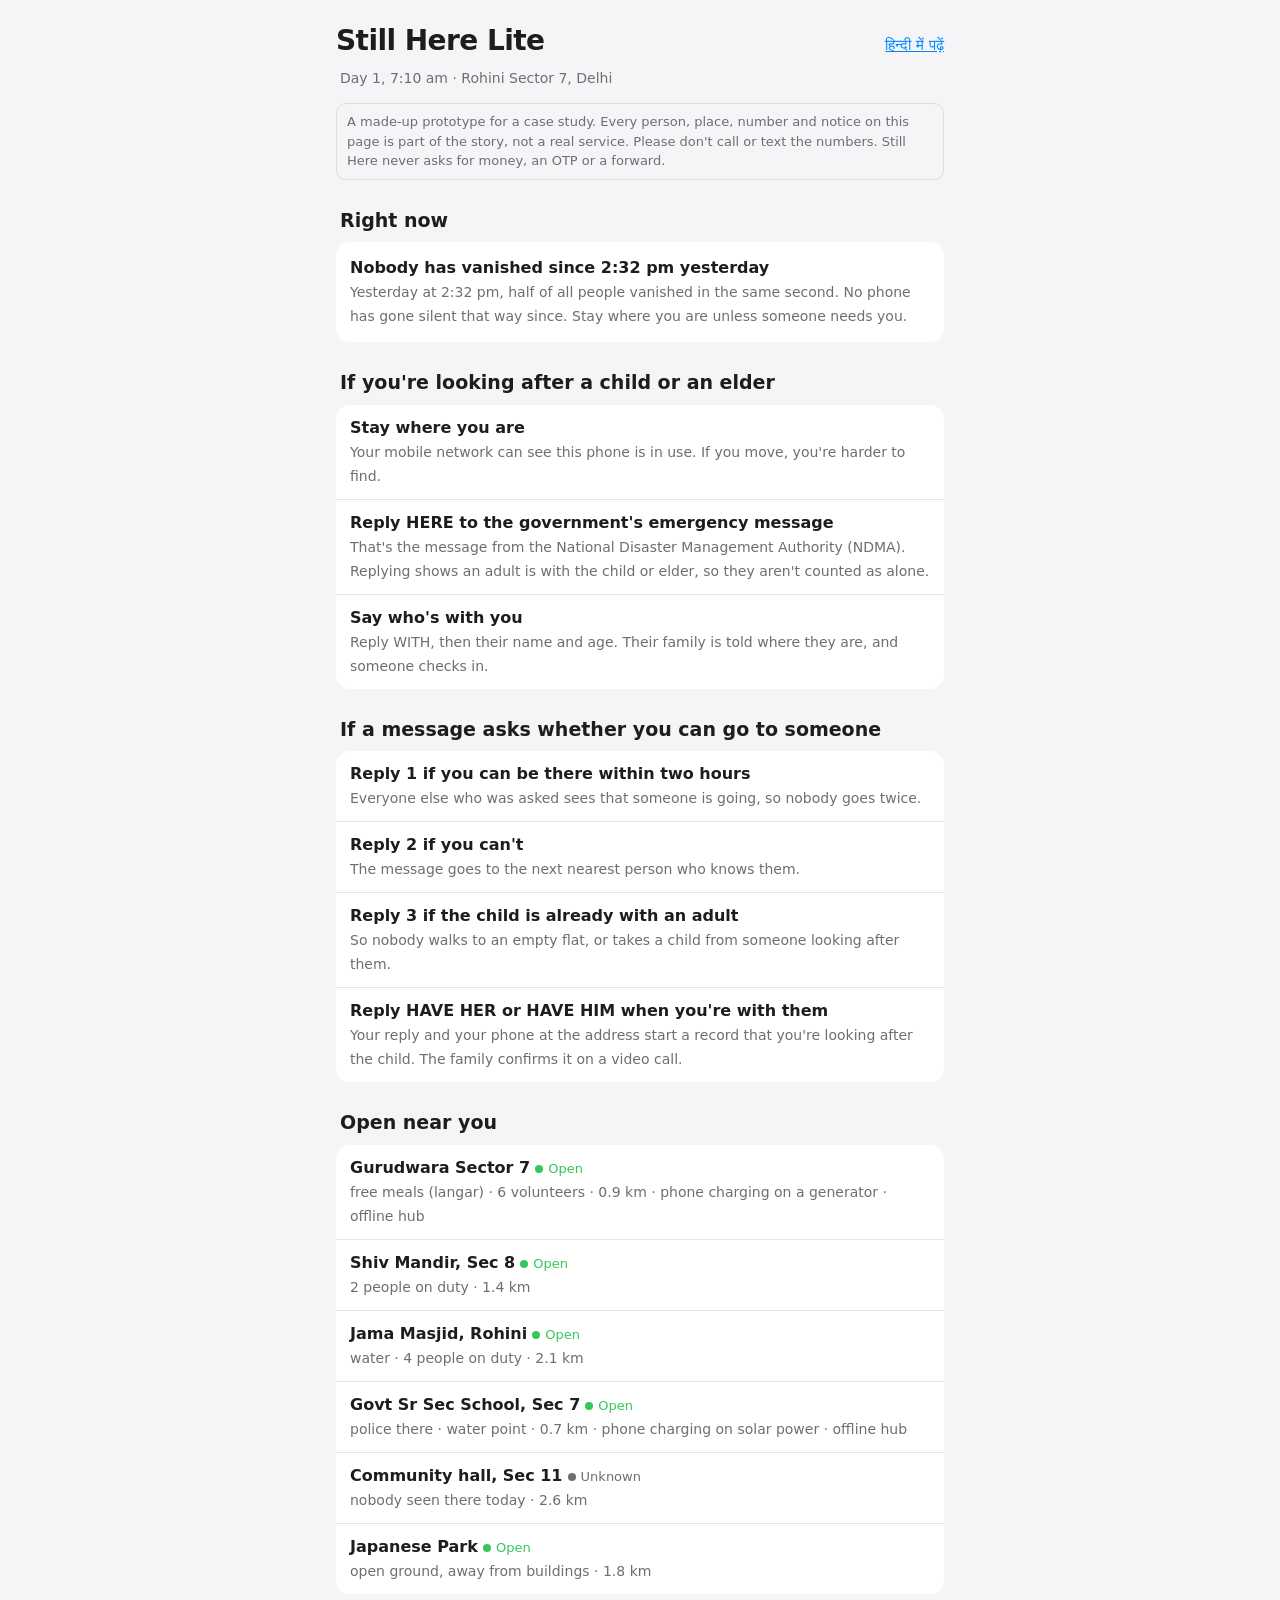
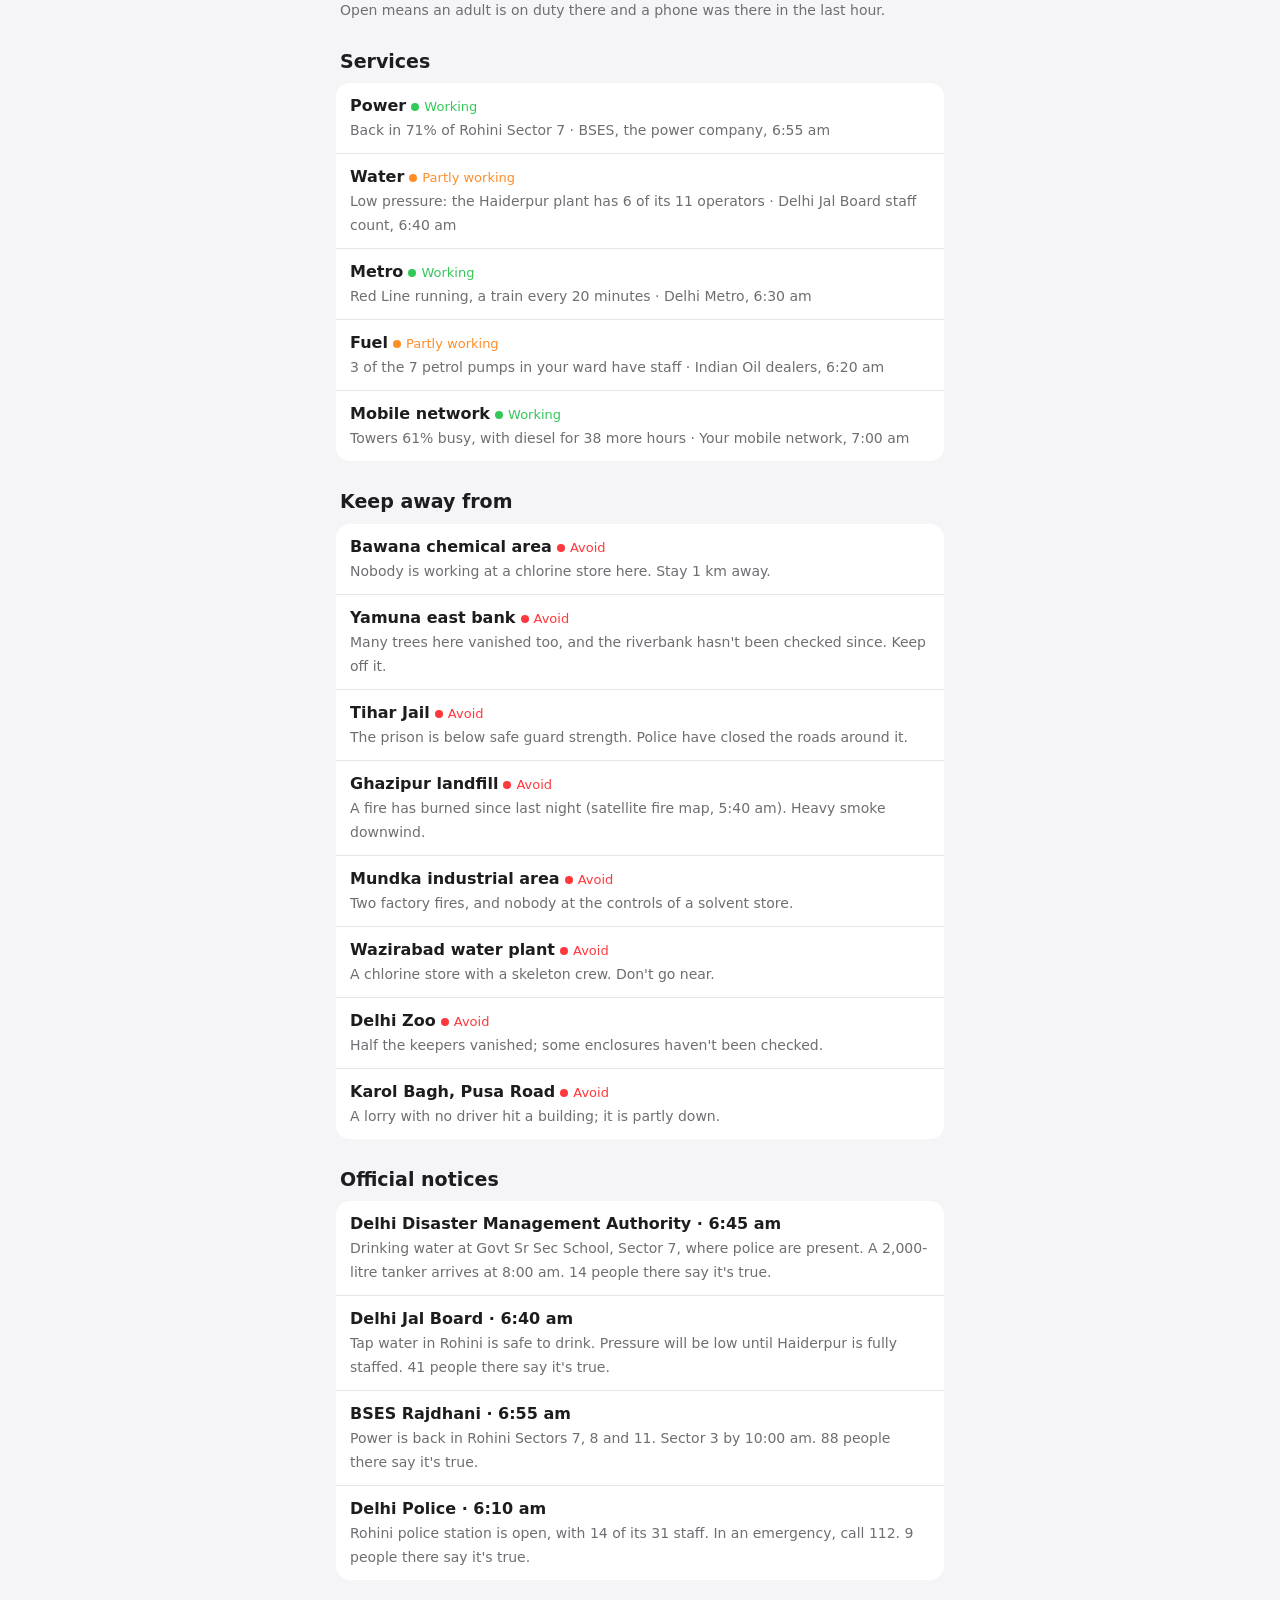
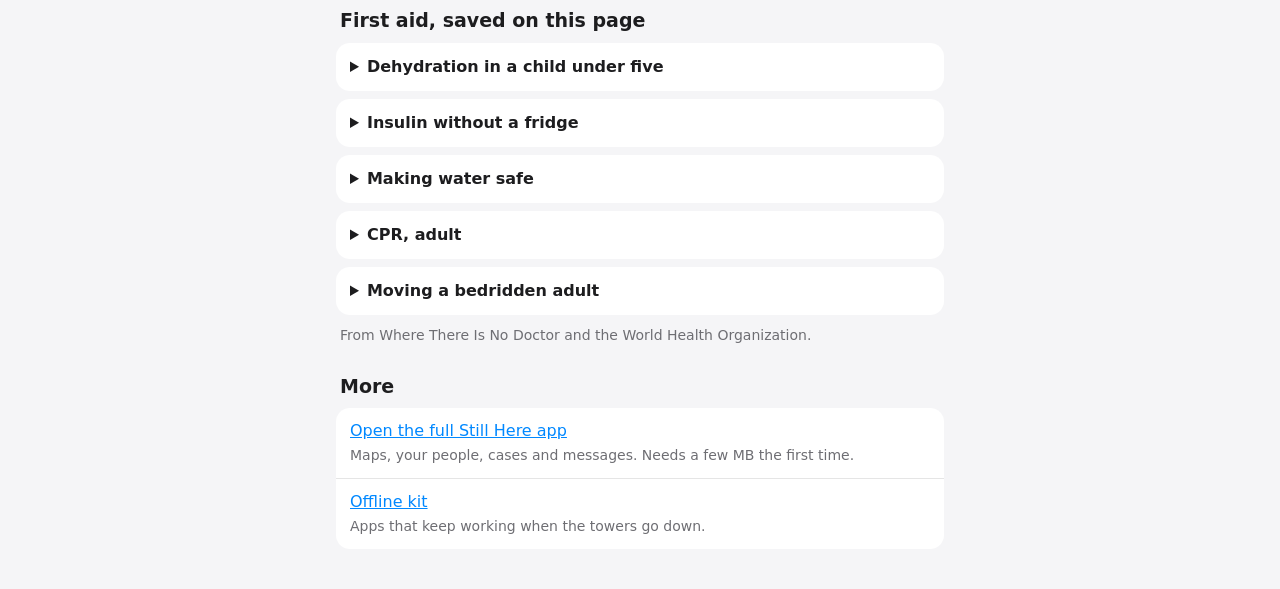
<file: lite.html>
<!doctype html>
<html lang="en"><head><meta charset="utf-8"><meta name="viewport" content="width=device-width, initial-scale=1">
<meta http-equiv="Content-Security-Policy" content="default-src 'none'; style-src 'unsafe-inline'; img-src 'self' data:; base-uri 'none'; form-action 'none'">
<title>Still Here Lite</title><meta name="description" content="Still Here in one small page for 2G and old phones. A made-up prototype.">
<meta name="theme-color" content="#F5F5F7" media="(prefers-color-scheme: light)"><meta name="theme-color" content="#08080A" media="(prefers-color-scheme: dark)">
<style>
:root{--bg:#F5F5F7;--g:#fff;--t:#1D1D1F;--t2:#6E6E73;--h:rgba(0,0,0,.1);--ok:#34C759;--warn:#FF8D28;--bad:#FF383C;--a:#0088FF}
@media (prefers-color-scheme:dark){:root{--bg:#08080A;--g:#1C1C1E;--t:#F5F5F7;--t2:#98989D;--h:rgba(255,255,255,.12);--a:#0091FF}}
*{box-sizing:border-box}body{margin:0;background:var(--bg);color:var(--t);font:16px/1.5 -apple-system,system-ui,"Segoe UI",Roboto,"Noto Sans Devanagari",sans-serif;padding:20px 16px 40px;max-width:40rem;margin:auto}
h1{font-size:28px;margin:0;letter-spacing:-.02em}h2{font-size:19px;margin:26px 4px 8px}p{margin:6px 4px}.s{color:var(--t2);font-size:14px}
.top{display:flex;justify-content:space-between;align-items:baseline;gap:12px}.top a{font-size:15px;white-space:nowrap}
ul{list-style:none;margin:0;padding:0;background:var(--g);border-radius:14px}li{padding:11px 14px;border-top:1px solid var(--h)}li:first-child{border-top:0}
li span{color:var(--t2);font-size:14px}i{font-style:normal;font-size:13px;color:var(--t2)}i:before{content:"";display:inline-block;width:8px;height:8px;border-radius:50%;margin-right:5px;background:currentColor}
i.ok{color:var(--ok)}i.warn{color:var(--warn)}i.bad{color:var(--bad)}i.na{color:var(--t2)}
.box{background:var(--g);border-radius:14px;padding:14px}.box b{display:block}details{background:var(--g);border-radius:14px;margin-top:8px}summary{padding:12px 14px;cursor:pointer;font-weight:600}details p{padding:0 14px 12px;margin:0}
a{color:var(--a)}.note{font-size:13px;color:var(--t2);border:1px solid var(--h);border-radius:10px;padding:8px 10px;margin:14px 0 0}
</style></head><body>
<div class="top"><h1>Still Here Lite</h1><a href="lite-hi.html" lang="hi">हिन्दी में पढ़ें</a></div>
<p class="s">Day 1, 7:10 am · Rohini Sector 7, Delhi</p>
<p class="note">A made-up prototype for a case study. Every person, place, number and notice on this page is part of the story, not a real service. Please don't call or text the numbers. Still Here never asks for money, an OTP or a forward.</p>
<h2>Right now</h2>
<div class="box"><b>Nobody has vanished since 2:32 pm yesterday</b><span class="s">Yesterday at 2:32 pm, half of all people vanished in the same second. No phone has gone silent that way since. Stay where you are unless someone needs you.</span></div>
<h2>If you're looking after a child or an elder</h2>
<ul><li><b>Stay where you are</b><br><span>Your mobile network can see this phone is in use. If you move, you're harder to find.</span></li><li><b>Reply HERE to the government's emergency message</b><br><span>That's the message from the National Disaster Management Authority (NDMA). Replying shows an adult is with the child or elder, so they aren't counted as alone.</span></li><li><b>Say who's with you</b><br><span>Reply WITH, then their name and age. Their family is told where they are, and someone checks in.</span></li></ul>
<h2>If a message asks whether you can go to someone</h2>
<ul><li><b>Reply 1 if you can be there within two hours</b><br><span>Everyone else who was asked sees that someone is going, so nobody goes twice.</span></li><li><b>Reply 2 if you can't</b><br><span>The message goes to the next nearest person who knows them.</span></li><li><b>Reply 3 if the child is already with an adult</b><br><span>So nobody walks to an empty flat, or takes a child from someone looking after them.</span></li><li><b>Reply HAVE HER or HAVE HIM when you're with them</b><br><span>Your reply and your phone at the address start a record that you're looking after the child. The family confirms it on a video call.</span></li></ul>
<h2>Open near you</h2>
<ul><li><b>Gurudwara Sector 7</b> <i class="ok">Open</i><br><span>free meals (langar) · 6 volunteers · 0.9 km · phone charging on a generator · offline hub</span></li><li><b>Shiv Mandir, Sec 8</b> <i class="ok">Open</i><br><span>2 people on duty · 1.4 km</span></li><li><b>Jama Masjid, Rohini</b> <i class="ok">Open</i><br><span>water · 4 people on duty · 2.1 km</span></li><li><b>Govt Sr Sec School, Sec 7</b> <i class="ok">Open</i><br><span>police there · water point · 0.7 km · phone charging on solar power · offline hub</span></li><li><b>Community hall, Sec 11</b> <i class="na">Unknown</i><br><span>nobody seen there today · 2.6 km</span></li><li><b>Japanese Park</b> <i class="ok">Open</i><br><span>open ground, away from buildings · 1.8 km</span></li></ul>
<p class="s">Open means an adult is on duty there and a phone was there in the last hour.</p>
<h2>Services</h2>
<ul><li><b>Power</b> <i class="ok">Working</i><br><span>Back in 71% of Rohini Sector 7 · BSES, the power company, 6:55 am</span></li><li><b>Water</b> <i class="warn">Partly working</i><br><span>Low pressure: the Haiderpur plant has 6 of its 11 operators · Delhi Jal Board staff count, 6:40 am</span></li><li><b>Metro</b> <i class="ok">Working</i><br><span>Red Line running, a train every 20 minutes · Delhi Metro, 6:30 am</span></li><li><b>Fuel</b> <i class="warn">Partly working</i><br><span>3 of the 7 petrol pumps in your ward have staff · Indian Oil dealers, 6:20 am</span></li><li><b>Mobile network</b> <i class="ok">Working</i><br><span>Towers 61% busy, with diesel for 38 more hours · Your mobile network, 7:00 am</span></li></ul>
<h2>Keep away from</h2>
<ul><li><b>Bawana chemical area</b> <i class="bad">Avoid</i><br><span>Nobody is working at a chlorine store here. Stay 1 km away.</span></li><li><b>Yamuna east bank</b> <i class="bad">Avoid</i><br><span>Many trees here vanished too, and the riverbank hasn't been checked since. Keep off it.</span></li><li><b>Tihar Jail</b> <i class="bad">Avoid</i><br><span>The prison is below safe guard strength. Police have closed the roads around it.</span></li><li><b>Ghazipur landfill</b> <i class="bad">Avoid</i><br><span>A fire has burned since last night (satellite fire map, 5:40 am). Heavy smoke downwind.</span></li><li><b>Mundka industrial area</b> <i class="bad">Avoid</i><br><span>Two factory fires, and nobody at the controls of a solvent store.</span></li><li><b>Wazirabad water plant</b> <i class="bad">Avoid</i><br><span>A chlorine store with a skeleton crew. Don't go near.</span></li><li><b>Delhi Zoo</b> <i class="bad">Avoid</i><br><span>Half the keepers vanished; some enclosures haven't been checked.</span></li><li><b>Karol Bagh, Pusa Road</b> <i class="bad">Avoid</i><br><span>A lorry with no driver hit a building; it is partly down.</span></li></ul>
<h2>Official notices</h2>
<ul><li><b>Delhi Disaster Management Authority · 6:45 am</b><br><span>Drinking water at Govt Sr Sec School, Sector 7, where police are present. A 2,000-litre tanker arrives at 8:00 am. 14 people there say it's true.</span></li><li><b>Delhi Jal Board · 6:40 am</b><br><span>Tap water in Rohini is safe to drink. Pressure will be low until Haiderpur is fully staffed. 41 people there say it's true.</span></li><li><b>BSES Rajdhani · 6:55 am</b><br><span>Power is back in Rohini Sectors 7, 8 and 11. Sector 3 by 10:00 am. 88 people there say it's true.</span></li><li><b>Delhi Police · 6:10 am</b><br><span>Rohini police station is open, with 14 of its 31 staff. In an emergency, call 112. 9 people there say it's true.</span></li></ul>
<h2>First aid, saved on this page</h2>
<details><summary>Dehydration in a child under five</summary><p>Signs: no tears, dry mouth, sunken eyes, fewer than three wet nappies a day, drowsy. Give oral rehydration solution: one litre of safe water, six level teaspoons of sugar, half a level teaspoon of salt. Small sips every few minutes. If the child cannot drink or is limp, go to the nearest care point now.</p></details><details><summary>Insulin without a fridge</summary><p>Unopened insulin keeps for about four weeks below 25 °C. Keep it in a clay pot with water, or wrapped in a damp cloth in shade, and never freeze it. Don't stop or change your dose without advice. If you are running short, get to a chemist or care point today.</p></details><details><summary>Making water safe</summary><p>If it is cloudy, let it settle and pour through a clean cloth. Boil for one minute at a rolling boil, or add household bleach (unscented, 5%): two drops per litre, wait 30 minutes. Store covered.</p></details><details><summary>CPR, adult</summary><p>Check response, call 112, place the heel of your hand on the centre of the chest, push hard and fast 100–120 a minute, 5 cm deep, let the chest rise fully. Keep going until help arrives or the person breathes.</p></details><details><summary>Moving a bedridden adult</summary><p>Do not move alone if you can avoid it. Log-roll onto a blanket, two people lift at the hips and shoulders, keep the head supported. Bring medicines, the ABHA number and any oxygen with the person.</p></details>
<p class="s" style="margin-top:10px">From Where There Is No Doctor and the World Health Organization.</p>
<h2>More</h2>
<ul><li><a href="index.html">Open the full Still Here app</a><br><span>Maps, your people, cases and messages. Needs a few MB the first time.</span></li><li><a href="index.html#kit">Offline kit</a><br><span>Apps that keep working when the towers go down.</span></li></ul>
</body></html>
</file>
<file: css/apple/apple-system-colors.css>
/* Apple system colours — exact HIG values (captured 2026-09-28; Apple values updated 2025-06-09).
   Source: developer.apple.com/design/human-interface-guidelines/color#Specifications
   GENERATED — do not hand-edit values. Four modes: light, dark, and Increase Contrast for each.
   Use the semantic aliases at the bottom in UI code, not the raw hues, wherever a meaning exists. */

:root {
  --apple-red: #FF383C;
  --apple-orange: #FF8D28;
  --apple-yellow: #FFCC00;
  --apple-green: #34C759;
  --apple-mint: #00C8B3;
  --apple-teal: #00C3D0;
  --apple-cyan: #00C0E8;
  --apple-blue: #0088FF;
  --apple-indigo: #6155F5;
  --apple-purple: #CB30E0;
  --apple-pink: #FF2D55;
  --apple-brown: #AC7F5E;
  --apple-gray: #8E8E93;
  --apple-gray2: #AEAEB2;
  --apple-gray3: #C7C7CC;
  --apple-gray4: #D1D1D6;
  --apple-gray5: #E5E5EA;
  --apple-gray6: #F2F2F7;
}

/* Dark appearance: system preference unless the page forces light; or explicit data-theme */
@media (prefers-color-scheme: dark) {
  :root:not([data-theme="light"]) {
    --apple-red: #FF4245;
    --apple-orange: #FF9230;
    --apple-yellow: #FFD600;
    --apple-green: #30D158;
    --apple-mint: #00DAC3;
    --apple-teal: #00D2E0;
    --apple-cyan: #3CD3FE;
    --apple-blue: #0091FF;
    --apple-indigo: #6D7CFF;
    --apple-purple: #DB34F2;
    --apple-pink: #FF375F;
    --apple-brown: #B78A66;
    --apple-gray: #8E8E93;
    --apple-gray2: #636366;
    --apple-gray3: #48484A;
    --apple-gray4: #3A3A3C;
    --apple-gray5: #2C2C2E;
    --apple-gray6: #1C1C1E;
  }
}
:root[data-theme="dark"] {
  --apple-red: #FF4245;
  --apple-orange: #FF9230;
  --apple-yellow: #FFD600;
  --apple-green: #30D158;
  --apple-mint: #00DAC3;
  --apple-teal: #00D2E0;
  --apple-cyan: #3CD3FE;
  --apple-blue: #0091FF;
  --apple-indigo: #6D7CFF;
  --apple-purple: #DB34F2;
  --apple-pink: #FF375F;
  --apple-brown: #B78A66;
  --apple-gray: #8E8E93;
  --apple-gray2: #636366;
  --apple-gray3: #48484A;
  --apple-gray4: #3A3A3C;
  --apple-gray5: #2C2C2E;
  --apple-gray6: #1C1C1E;
}

/* Increase Contrast (prefers-contrast: more) */
@media (prefers-contrast: more) {
  :root:not([data-theme="dark"]) {
    --apple-red: #E9152D;
    --apple-orange: #C55300;
    --apple-yellow: #A16A00;
    --apple-green: #008932;
    --apple-mint: #008575;
    --apple-teal: #008198;
    --apple-cyan: #007EAE;
    --apple-blue: #1E6EF4;
    --apple-indigo: #564ADE;
    --apple-purple: #B02FC2;
    --apple-pink: #E7124D;
    --apple-brown: #956D51;
    --apple-gray: #6C6C70;
    --apple-gray2: #8E8E93;
    --apple-gray3: #AEAEB2;
    --apple-gray4: #BCBCC0;
    --apple-gray5: #D8D8DC;
    --apple-gray6: #EBEBF0;
  }
}
@media (prefers-contrast: more) and (prefers-color-scheme: dark) {
  :root:not([data-theme="light"]) {
    --apple-red: #FF6165;
    --apple-orange: #FFA056;
    --apple-yellow: #FEDF43;
    --apple-green: #4AD968;
    --apple-mint: #54DFCB;
    --apple-teal: #3BDDEC;
    --apple-cyan: #6DD9FF;
    --apple-blue: #5CB8FF;
    --apple-indigo: #A7AAFF;
    --apple-purple: #EA8DFF;
    --apple-pink: #FF8AC4;
    --apple-brown: #DBA679;
    --apple-gray: #AEAEB2;
    --apple-gray2: #7C7C80;
    --apple-gray3: #545456;
    --apple-gray4: #444446;
    --apple-gray5: #363638;
    --apple-gray6: #242426;
  }
}
@media (prefers-contrast: more) {
  :root[data-theme="dark"] {
    --apple-red: #FF6165;
    --apple-orange: #FFA056;
    --apple-yellow: #FEDF43;
    --apple-green: #4AD968;
    --apple-mint: #54DFCB;
    --apple-teal: #3BDDEC;
    --apple-cyan: #6DD9FF;
    --apple-blue: #5CB8FF;
    --apple-indigo: #A7AAFF;
    --apple-purple: #EA8DFF;
    --apple-pink: #FF8AC4;
    --apple-brown: #DBA679;
    --apple-gray: #AEAEB2;
    --apple-gray2: #7C7C80;
    --apple-gray3: #545456;
    --apple-gray4: #444446;
    --apple-gray5: #363638;
    --apple-gray6: #242426;
  }
}

/* Semantic aliases — one meaning per colour (HIG: never the same colour for different things) */
:root {
  --color-accent: var(--apple-blue);          /* interactive: links, selected tab, focus */
  --color-destructive: var(--apple-red);      /* delete, errors */
  --color-success: var(--apple-green);        /* success status (always with icon/text) */
  --color-warning: var(--apple-orange);       /* warnings (always with icon/text) */
  --color-separator-opaque: var(--apple-gray4);
  --color-fill-quiet: var(--apple-gray6);
}
</file>
<file: css/apple/apple-materials.css>
/* Apple materials tokens — MATERIALS GATE (CRITICAL). Source of every value is stated.
 * HIG       = developer.apple.com/design/human-interface-guidelines/materials (2025-09-09 revision).
 * APPLE-WEB = measured on apple.com (references/apple-web/site-patterns.md).
 * FN        = field notes (validated production values).
 * UIKIT     = UIKit label colours (not stated on any HIG page).
 * CONV      = this skill's web convention.
 * The HIG gives NO blur radii or tint opacities. Only the 35 % dimming layer is an Apple number.
 *
 * Two families — every translucent surface must use exactly one of them:
 *   .glass / .glass-clear         Liquid Glass → FUNCTIONAL layer only (fixed/sticky bars, toolbars,
 *                                 tab bars, sidebars, popovers, menus, dialogs, sheets, media overlays)
 *   .material-{ultrathin|thin|regular|thick}
 *                                 standard materials → CONTENT layer structure
 * Import once; never hand-write backdrop-filter or rgba() tints per screen.
 * Reduce Transparency / Increase Contrast / dark mode fallbacks are built in below. */

:root {
  /* HIG: dark dimming layer at 35 % opacity behind CLEAR glass over bright content. */
  --material-dim: rgb(0 0 0 / 0.35);

  /* APPLE-WEB: apple.com frosted bar = saturate(180%) blur(20px). Blur is strong at every
     thickness (HIG images materials-04/05); thickness = tint opacity. */
  --material-blur: 20px;
  --material-saturate: 180%;
  --material-filter: saturate(var(--material-saturate)) blur(var(--material-blur));

  /* Standard materials, light (CONV calibrated to HIG materials-04/05: ultraThin shows colour,
     thick is near-opaque). Regular = APPLE-WEB nav bar tint rgba(250,250,252,.8). */
  --material-ultrathin-bg: rgb(255 255 255 / 0.40);
  --material-thin-bg: rgb(255 255 255 / 0.60);
  --material-regular-bg: rgb(250 250 252 / 0.80);
  --material-thick-bg: rgb(250 250 252 / 0.92);
  --material-opaque-bg: #FAFAFC;             /* APPLE-WEB flyout — Reduce Transparency fallback */

  /* Liquid Glass (web approximation). regular: CONV from FN principles §12
     (blur + low-opacity tint + 1px light top edge). clear: CONV, "highly translucent" (HIG),
     background stays recognisable (materials-02). */
  --glass-bg: rgb(250 250 252 / 0.68);
  --glass-filter: saturate(180%) blur(16px);
  --glass-clear-bg: rgb(255 255 255 / 0.10);
  --glass-clear-filter: saturate(150%) blur(6px);
  --glass-edge: inset 0 1px 0 rgb(255 255 255 / 0.65), inset 0 0 0 1px rgb(255 255 255 / 0.30);
  --glass-shadow: 0 8px 32px -8px rgb(0 0 0 / 0.18);
  --glass-hc-border: rgb(0 0 0 / 0.28);     /* Increase Contrast: visible edge */

  /* Vibrant label ladder for text/glyphs ON materials (HIG: use vibrant colours on materials;
     never gray palette colours like systemGray3 — materials-03 ✗).
     label/secondary light = APPLE-WEB text colours (pass 4.5:1); tertiary/quaternary = UIKIT.
     tertiary: inactive elements only. quaternary: never on thin/ultraThin (HIG). */
  --on-material-label: #1D1D1F;
  --on-material-secondary: #6E6E73;
  --on-material-tertiary: rgb(60 60 67 / 0.30);
  --on-material-quaternary: rgb(60 60 67 / 0.18);
  --on-material-separator: rgb(60 60 67 / 0.29);

  /* Scroll edge effect (HIG: blur + fade content under bars). CONV height. */
  --scroll-edge-size: 24px;

  /* Page veil behind menus/sheets (APPLE-WEB curtain: blur(10px); light tint CONV). */
  --veil-bg: rgb(255 255 255 / 0.30);
  --veil-filter: blur(10px);
}

@media (prefers-color-scheme: dark) {
  :root:not([data-theme="light"]) {
    --material-ultrathin-bg: rgb(22 22 23 / 0.40);
    --material-thin-bg: rgb(22 22 23 / 0.60);
    --material-regular-bg: rgb(22 22 23 / 0.80);   /* APPLE-WEB dark nav rgba(22,22,23,.8) */
    --material-thick-bg: rgb(22 22 23 / 0.92);
    --material-opaque-bg: #161617;                 /* APPLE-WEB flyout dark */
    --glass-bg: rgb(22 22 23 / 0.62);
    --glass-clear-bg: rgb(0 0 0 / 0.10);
    --glass-edge: inset 0 1px 0 rgb(255 255 255 / 0.14), inset 0 0 0 1px rgb(255 255 255 / 0.08); /* FN ring-white/[0.08] */
    --glass-shadow: 0 8px 32px -8px rgb(0 0 0 / 0.6);
    --glass-hc-border: rgb(255 255 255 / 0.40);
    --on-material-label: #F5F5F7;
    --on-material-secondary: rgb(235 235 245 / 0.60);   /* UIKIT secondaryLabel dark */
    --on-material-tertiary: rgb(235 235 245 / 0.30);
    --on-material-quaternary: rgb(235 235 245 / 0.16);
    --on-material-separator: rgb(84 84 88 / 0.60);
    --veil-bg: rgb(0 0 0 / 0.40);                   /* APPLE-WEB curtain dark */
  }
}
:root[data-theme="dark"] {
  --material-ultrathin-bg: rgb(22 22 23 / 0.40);
  --material-thin-bg: rgb(22 22 23 / 0.60);
  --material-regular-bg: rgb(22 22 23 / 0.80);
  --material-thick-bg: rgb(22 22 23 / 0.92);
  --material-opaque-bg: #161617;
  --glass-bg: rgb(22 22 23 / 0.62);
  --glass-clear-bg: rgb(0 0 0 / 0.10);
  --glass-edge: inset 0 1px 0 rgb(255 255 255 / 0.14), inset 0 0 0 1px rgb(255 255 255 / 0.08);
  --glass-shadow: 0 8px 32px -8px rgb(0 0 0 / 0.6);
  --glass-hc-border: rgb(255 255 255 / 0.40);
  --on-material-label: #F5F5F7;
  --on-material-secondary: rgb(235 235 245 / 0.60);
  --on-material-tertiary: rgb(235 235 245 / 0.30);
  --on-material-quaternary: rgb(235 235 245 / 0.16);
  --on-material-separator: rgb(84 84 88 / 0.60);
  --veil-bg: rgb(0 0 0 / 0.40);
}

/* ---- Standard materials (content layer) ---- */
.material-ultrathin, .material-thin, .material-regular, .material-thick {
  -webkit-backdrop-filter: var(--material-filter);
  backdrop-filter: var(--material-filter);
  color: var(--on-material-label);
}
.material-ultrathin { background-color: var(--material-ultrathin-bg); }
.material-thin      { background-color: var(--material-thin-bg); }
.material-regular   { background-color: var(--material-regular-bg); }
.material-thick     { background-color: var(--material-thick-bg); }

/* ---- Liquid Glass (functional layer only) ---- */
.glass, .glass-clear {
  -webkit-backdrop-filter: var(--glass-filter);
  backdrop-filter: var(--glass-filter);
  background-color: var(--glass-bg);
  box-shadow: var(--glass-edge), var(--glass-shadow);
  color: var(--on-material-label);
}
.glass-clear {
  -webkit-backdrop-filter: var(--glass-clear-filter);
  backdrop-filter: var(--glass-clear-filter);
  background-color: var(--glass-clear-bg);
  color: #FFFFFF;                              /* over media; add .material-dim when media is bright */
}
/* Transient glass (HIG exception): slider thumbs / switch knobs look like glass only while active. */
.glass-transient:active, .glass-transient[data-active="true"] {
  -webkit-backdrop-filter: var(--glass-filter);
  backdrop-filter: var(--glass-filter);
  background-color: var(--glass-bg);
  box-shadow: var(--glass-edge), var(--glass-shadow);
}

/* HIG: 35 % dark dimming layer between bright media and clear glass. */
.material-dim { background-color: var(--material-dim); }

/* Page veil behind a menu/sheet (APPLE-WEB). */
.veil {
  -webkit-backdrop-filter: var(--veil-filter);
  backdrop-filter: var(--veil-filter);
  background-color: var(--veil-bg);
}

/* Scroll edge effect: content fades under a pinned bar instead of a hard border (HIG + FN §12). */
.scroll-edge-top, .scroll-edge-bottom { position: relative; }
.scroll-edge-top::after, .scroll-edge-bottom::before {
  content: ""; position: absolute; inset-inline: 0; height: var(--scroll-edge-size);
  pointer-events: none;
}
.scroll-edge-top::after    { top: 100%;    background: linear-gradient(var(--material-regular-bg), transparent); }
.scroll-edge-bottom::before { bottom: 100%; background: linear-gradient(transparent, var(--material-regular-bg)); }

/* Text ladder helpers. */
.on-material-secondary  { color: var(--on-material-secondary); }
.on-material-tertiary   { color: var(--on-material-tertiary); }    /* inactive only */
.on-material-quaternary { color: var(--on-material-quaternary); }  /* never on thin/ultrathin */

/* ---- Accessibility (HIG: glass responds to Reduce Transparency / Increase Contrast) ---- */
@media (prefers-contrast: more) {
  :root {
    --material-ultrathin-bg: rgb(255 255 255 / 0.70);
    --material-thin-bg: rgb(255 255 255 / 0.82);
    --material-regular-bg: rgb(250 250 252 / 0.92);
    --material-thick-bg: rgb(250 250 252 / 0.97);
    --glass-bg: rgb(250 250 252 / 0.90);
  }
  .glass, .glass-clear, .material-ultrathin, .material-thin, .material-regular, .material-thick { outline: 1px solid var(--glass-hc-border); outline-offset: -1px; }
}
@media (prefers-contrast: more) and (prefers-color-scheme: dark) {
  :root:not([data-theme="light"]) {
    --material-ultrathin-bg: rgb(22 22 23 / 0.70);
    --material-thin-bg: rgb(22 22 23 / 0.82);
    --material-regular-bg: rgb(22 22 23 / 0.92);
    --material-thick-bg: rgb(22 22 23 / 0.97);
    --glass-bg: rgb(22 22 23 / 0.90);
  }
}
@media (prefers-reduced-transparency: reduce) {
  .glass, .glass-clear, .glass-transient:active, .glass-transient[data-active="true"],
  .material-ultrathin, .material-thin, .material-regular, .material-thick, .veil {
    -webkit-backdrop-filter: none;
    backdrop-filter: none;
    background-color: var(--material-opaque-bg);
  }
  .glass-clear { color: var(--on-material-label); }
  .veil { background-color: rgb(0 0 0 / 0.5); }
}
</file>
<file: css/apple/apple-buttons.css>
/* Button tokens — HIG Buttons page (CRITICAL). Numbers and rules: apple-buttons.json (source-tagged).
   Tags: HIG = stated by Apple · WCAG = W3C · CONV = apple-skill convention · FN = Nonplo field note.
   Colours come from apple-system-colors.css. This file is structure + states only.
   Use with a real <button> (or <a href> for navigation). One or two .btn-prominent per view (HIG);
   Nonplo's own rule is stricter: exactly one filled button per screen (FN). */

:root {
  --btn-hit: 44px;                 /* HIG: hit region ≥ 44 x 44 (visionOS 60) */
  --btn-gap: 8px;                  /* CONV: ≥ 8 px between standalone buttons */
  --btn-radius: 999px;             /* capsule = the platform-standard shape on watchOS/visionOS/iOS */
  --btn-pad-inline: 1.125rem;      /* CONV (FN pills use 18 px) */
  --btn-neutral: rgb(120 120 128 / 0.16);          /* CONV: quiet neutral fill (system-fill grey at low alpha) */
  --btn-neutral-hover: rgb(120 120 128 / 0.24);
  --btn-neutral-active: rgb(120 120 128 / 0.34);
  --btn-bg: var(--btn-neutral); --btn-bg-hover: var(--btn-neutral-hover); --btn-bg-active: var(--btn-neutral-active);
  --btn-fg: inherit;
  --btn-prominent-bg: #1E6EF4;     /* WCAG: 4.57:1 with white (system blue #0088FF is only 3.52:1) — FN/color.md */
  --btn-prominent-fg: #fff;
  --btn-destructive-fg: #C4132A;   /* WCAG ≥ 4.9:1 on the neutral fill (system red is only 3.57:1 on white) */
  --btn-focus: var(--color-accent, #0088FF);
  --btn-disabled-opacity: 0.4;     /* FN (disabled text black/30-40; exempt from contrast, always explain why) */
}
@media (prefers-color-scheme: dark) { :root:not([data-theme="light"]) { --btn-neutral: rgb(120 120 128 / 0.32); --btn-neutral-hover: rgb(120 120 128 / 0.42); --btn-neutral-active: rgb(120 120 128 / 0.54); --btn-destructive-fg: #FF6B70; } }
:root[data-theme="dark"] { --btn-neutral: rgb(120 120 128 / 0.32); --btn-neutral-hover: rgb(120 120 128 / 0.42); --btn-neutral-active: rgb(120 120 128 / 0.54); --btn-destructive-fg: #FF6B70; }

/* Base: real <button>. min block-size gives the 44 px hit region on touch widths. */
.btn {
  box-sizing: border-box; position: relative; display: inline-flex; align-items: center; justify-content: center; gap: 0.5rem;
  min-block-size: var(--btn-hit); min-inline-size: var(--btn-hit);
  padding-inline: var(--btn-pad-inline); border: 0; border-radius: var(--btn-radius);
  background: var(--btn-bg); color: var(--btn-fg);
  font: inherit; font-weight: 500; line-height: 1.2; text-align: center; cursor: default; /* HIG: buttons keep the arrow; the pointing hand is for links */
  -webkit-tap-highlight-color: transparent; touch-action: manipulation;
  transition: background-color 0.12s, transform 0.12s, filter 0.12s;
}

/* Roles (HIG). Primary = accent fill; destructive = red LABEL on a neutral fill; cancel = normal look. */
.btn-prominent, .btn[data-role="primary"] { --btn-bg: var(--btn-prominent-bg); --btn-bg-hover: var(--btn-prominent-bg); --btn-bg-active: var(--btn-prominent-bg); --btn-fg: var(--btn-prominent-fg); }
.btn-destructive, .btn[data-role="destructive"] { --btn-fg: var(--btn-destructive-fg); }   /* never combined with .btn-prominent (HIG) */
.btn-plain { --btn-bg: transparent; --btn-bg-hover: var(--btn-neutral); --btn-bg-active: var(--btn-neutral-hover); }   /* still has hover/press tones */

/* Shape / size variants that stay ≥ 44 px in hit region (HIG; FN pills are 36 / 30 px visually). */
.btn-compact { min-block-size: 36px; }
.btn-compact::after, .btn-icon::after { content: ""; position: absolute; inset: -4px; }   /* extends the hit region to ≥ 44 px */
.btn-icon { padding: 0; inline-size: var(--btn-hit); block-size: var(--btn-hit); }
.btn-icon > svg { inline-size: 1.25rem; block-size: 1.25rem; flex: none; }
.btn-block { display: flex; inline-size: 100%; }                 /* watchOS/iOS: full-width primary actions (HIG watchOS) */

/* States (HIG: always include a press state for a custom button). */
@media (hover: hover) { .btn:hover:not(:disabled):not([aria-disabled="true"]) { background-color: var(--btn-bg-hover); } .btn-prominent:hover:not(:disabled), .btn[data-role="primary"]:hover:not(:disabled) { filter: brightness(1.08); } }
.btn:active:not(:disabled):not([aria-disabled="true"]) { background-color: var(--btn-bg-active); transform: scale(0.97); }
.btn-prominent:active:not(:disabled), .btn[data-role="primary"]:active:not(:disabled) { filter: brightness(0.9); }
.btn:focus-visible { outline: 2px solid var(--btn-focus); outline-offset: 2px; }              /* WCAG 2.4.7; never outline:none without this */
.btn:disabled, .btn[aria-disabled="true"] { opacity: var(--btn-disabled-opacity); cursor: not-allowed; }   /* unavailable; pair with a reason (.fb-reason) */
.btn[aria-pressed="true"], .btn[aria-current="true"] { --btn-bg: var(--btn-neutral-active); }   /* selected/toggled — a tone, not white-on-black (visionOS reserves that) */

/* Busy (iOS activity indicator): spinner replaces the icon, label may change ("Checking out…"), no double submit. */
.btn[aria-busy="true"] { cursor: progress; }
.btn__spinner { inline-size: 1rem; block-size: 1rem; border: 2px solid currentColor; border-inline-end-color: transparent; border-radius: 50%; flex: none; }
@media (prefers-reduced-motion: no-preference) { .btn[aria-busy="true"] .btn__spinner { animation: btn-spin 0.8s linear infinite; } @keyframes btn-spin { to { transform: rotate(360deg); } } }

/* Groups: consistent gap; same height in a row, same width in a stack (HIG: style, not size, marks the preferred choice). */
.btn-row { display: flex; flex-wrap: wrap; gap: var(--btn-gap); align-items: stretch; }
.btn-row > .btn { flex: 0 1 auto; }
.btn-stack { display: grid; gap: var(--btn-gap); }
.btn-stack > .btn { inline-size: 100%; }
</file>
<file: css/apple/apple-feedback.css>
/* Feedback tokens — HIG Feedback page (CRITICAL). Structure only: the page gives no numbers.
   Colours come from apple-system-colors.css (--color-destructive / -warning / -success / -accent);
   floating surfaces come from apple-materials.css (.glass on the functional layer).
   Tags: HIG = stated by Apple · CONV = apple-skill convention · WCAG = W3C.
   Design rule (HIG "accessible feedback" + WCAG 1.4.1/1.4.3): a message is TEXT + an icon/shape.
   The status HUE lives on the icon or dot only. The message text stays in the label colour, because
   system hues on white are below 4.5:1 for small text. Never colour alone. */

/* Visually hidden but announced (text alternative for icon-only status, spinner names). */
.sr-only {
  position: absolute; width: 1px; height: 1px; margin: -1px; padding: 0; overflow: hidden;
  clip: rect(0 0 0 0); clip-path: inset(50%); white-space: nowrap; border: 0;
}

:root {
  --fb-icon-size: 1.125rem;                       /* CONV */
  --fb-gap: 0.5rem;                               /* CONV */
  --fb-hue-info: var(--color-accent, #0088FF);
  --fb-hue-success: var(--color-success, #34C759);
  --fb-hue-warning: var(--color-warning, #FF8D28);
  --fb-hue-error: var(--color-destructive, #FF383C);
  --fb-toast-min-ms: 5000;                        /* CONV / WCAG 2.2.1: read by feedback JS, not CSS */
}

/* 1. Status — passive, next to the item it describes (HIG). role="status" in markup. */
.fb-status, .fb-inline {
  display: flex; align-items: flex-start; gap: var(--fb-gap);
  font-size: 0.8125rem; line-height: 1.35; color: inherit;
}
.fb-status { opacity: 0.72; }                     /* quiet: it is there when people look for it */
.fb-icon {
  flex: none; inline-size: var(--fb-icon-size); block-size: var(--fb-icon-size);
  color: var(--fb-hue, currentColor);             /* the hue is ONLY on the icon */
}
[data-kind="info"]    { --fb-hue: var(--fb-hue-info); }
[data-kind="success"] { --fb-hue: var(--fb-hue-success); }
[data-kind="warning"] { --fb-hue: var(--fb-hue-warning); }
[data-kind="error"]   { --fb-hue: var(--fb-hue-error); }

/* 2. Inline correction — right next to the problem, at the moment it is detected (HIG). */
.fb-inline { margin-block-start: 0.25rem; }
.fb-inline[data-kind="error"] { font-weight: 500; }
input[aria-invalid="true"], select[aria-invalid="true"], textarea[aria-invalid="true"] {
  outline: 2px solid var(--fb-hue-error); outline-offset: 1px;   /* extra channel; text below is the primary one */
}

/* 3. Transient confirmation — significant tasks only (HIG). Functional layer → glass. */
.fb-toast {
  position: fixed; inset-block-end: 1rem; inset-inline: 1rem; margin-inline: auto; inline-size: fit-content;
  max-inline-size: min(28rem, calc(100vw - 2rem));
  display: flex; align-items: center; gap: var(--fb-gap);
  padding: 0.625rem 0.875rem; border-radius: 1rem; font-size: 0.875rem;
}
@media (prefers-reduced-motion: no-preference) {
  .fb-toast { animation: fb-in 0.2s ease-out both; }
  @keyframes fb-in { from { opacity: 0; transform: translateY(0.5rem); } to { opacity: 1; transform: none; } }
}

/* 4. Blocking alert — only for critical, ideally actionable, information (HIG). One at a time. */
.fb-alert { max-inline-size: 20rem; padding: 1.25rem; border-radius: 1.25rem; }
.fb-alert h2 { font-size: 1.0625rem; font-weight: 600; margin: 0 0 0.375rem; }
.fb-alert p  { font-size: 0.8125rem; margin: 0 0 1rem; opacity: 0.72; }
.fb-alert-actions { display: grid; gap: 0.5rem; }

/* 5. Reason for an unavailable command (HIG: "why"). Place next to the control. */
.fb-reason { font-size: 0.8125rem; opacity: 0.72; margin-block-start: 0.375rem; }

/* 6. Progress: prefer determinate; an endless spinner always carries a name (see JSON: watchOS). */
.fb-progress { inline-size: 100%; block-size: 0.25rem; border-radius: 999px; overflow: hidden; background: currentColor; opacity: 0.12; }
</file>
<file: css/app.css>
/* Still Here — public app. Built on the Apple HIG web tokens in css/apple/ (efey1ldirim/apple-skill, MIT).
   Rules (DESIGN.md): binary canvas · groups not cards · status is a dot and a word · one filled button per screen ·
   no uppercase eyebrows · Lucide icons · glass only on the functional layer · one column. */
:root {
  --canvas: #F5F5F7; --group: #FFFFFF; --elev: #FFFFFF; --label: #1D1D1F; --label2: #6E6E73; --label3: rgb(60 60 67 / .42);
  --hair: rgb(0 0 0 / .08); --fill: rgb(120 120 128 / .12); --fill2: rgb(120 120 128 / .2); --thumb: #FFFFFF;
  --accent: var(--apple-blue); --red: var(--apple-red); --orange: var(--apple-orange); --green: var(--apple-green); --gray: var(--apple-gray);
  --group-shadow: 0 1px 2px rgb(0 0 0 / .05);
  --q0: #EEF8F1; --q1: #BFE6CB; --q2: #8ED2A4; --q3: #55B77B; --q4: #2C9757; --q5: #15703C; --nodata: #D8D8DC; --nodata-line: #C2C2C8; --flow: #0088FF; --st-reached: var(--apple-green); --st-going: var(--apple-orange); --st-nobody: var(--apple-red); --group-solid: #FFFFFF;
  --land: #E5E5EA; --edge: rgb(0 0 0 / .2); --outline: #8E8E93; --sel: #1D1D1F; --bg-map: #FFFFFF;
  --wa-bg: #efeae2; --wa-in: #ffffff; --wa-out: #d9fdd3; --wa-sys: #fff3c4; --wa-ink: #111b21; --wa-ink2: #667781; --wa-sys-ink: #54410b; --mesh-bg: #0c1220; --mesh-in: #16213a; --mesh-out: #1f3b2d;
  --btn-prominent-bg: #1D1D1F; --btn-prominent-fg: #FFFFFF; --ease: cubic-bezier(.32, .72, 0, 1);
  color-scheme: light dark;
}
@media (prefers-color-scheme: dark) { :root:not([data-theme="light"]) {
  --canvas: #08080A; --group: rgb(255 255 255 / .055); --elev: #1C1C1E; --label: #F5F5F7; --label2: rgb(235 235 245 / .62); --label3: rgb(235 235 245 / .36);
  --hair: rgb(255 255 255 / .08); --fill: rgb(120 120 128 / .24); --fill2: rgb(120 120 128 / .36); --thumb: #48484A; --group-shadow: none;
  --q0: #1C2B21; --q1: #1D4830; --q2: #236C44; --q3: #2E9459; --q4: #4BBA72; --q5: #89DEA3; --nodata: #3A3A3E; --nodata-line: #4A4A50; --flow: #0091FF; --group-solid: #1C1C1E; --land: #2c2c30; --edge: rgb(0 0 0 / .55); --outline: #636366; --sel: #F5F5F7; --bg-map: #141416;
  --wa-bg: #0b141a; --wa-in: #202c33; --wa-out: #005c4b; --wa-sys: #182229; --wa-ink: #e9edef; --wa-ink2: #8696a0; --wa-sys-ink: #ffd279; --btn-prominent-bg: #F5F5F7; --btn-prominent-fg: #1D1D1F;
} }
:root[data-theme="dark"] {
  --canvas: #08080A; --group: rgb(255 255 255 / .055); --elev: #1C1C1E; --label: #F5F5F7; --label2: rgb(235 235 245 / .62); --label3: rgb(235 235 245 / .36);
  --hair: rgb(255 255 255 / .08); --fill: rgb(120 120 128 / .24); --fill2: rgb(120 120 128 / .36); --thumb: #48484A; --group-shadow: none;
  --q0: #1C2B21; --q1: #1D4830; --q2: #236C44; --q3: #2E9459; --q4: #4BBA72; --q5: #89DEA3; --nodata: #3A3A3E; --nodata-line: #4A4A50; --flow: #0091FF; --group-solid: #1C1C1E; --land: #2c2c30; --edge: rgb(0 0 0 / .55); --outline: #636366; --sel: #F5F5F7; --bg-map: #141416;
  --wa-bg: #0b141a; --wa-in: #202c33; --wa-out: #005c4b; --wa-sys: #182229; --wa-ink: #e9edef; --wa-ink2: #8696a0; --wa-sys-ink: #ffd279; --btn-prominent-bg: #F5F5F7; --btn-prominent-fg: #1D1D1F;
}
* { box-sizing: border-box; }
html, body { margin: 0; height: 100%; }
body { background: var(--canvas); color: var(--label); font: 15px/1.47 -apple-system, BlinkMacSystemFont, "SF Pro Text", "Segoe UI", Roboto, "Helvetica Neue", Arial, sans-serif; letter-spacing: -.01em; -webkit-font-smoothing: antialiased; }
a { color: var(--accent); text-decoration: none; }
p { margin: 0 0 8px; }
h1, h2, h3 { margin: 0; }
.ic { flex: none; display: inline-block; vertical-align: middle; }
:focus-visible { outline: 2px solid var(--accent); outline-offset: 2px; border-radius: 6px; }

/* type */
.title { font-size: 34px; font-weight: 600; letter-spacing: -.022em; line-height: 1.1; }
.lede { font-size: 17px; color: var(--label2); margin: 6px 0 0; max-width: 34em; }
.h2 { font-size: 22px; font-weight: 600; letter-spacing: -.021em; line-height: 1.2; }
.h3 { font-size: 17px; font-weight: 600; letter-spacing: -.015em; }
.sub { font-size: 15px; color: var(--label2); }
.fn { font-size: 13px; color: var(--label2); line-height: 1.4; }
.mono { font-variant-numeric: tabular-nums; }
.secthead { display: flex; align-items: baseline; justify-content: space-between; gap: 12px; margin: 34px 0 10px; padding: 0 4px; }
.secthead .h2 { font-size: 20px; }
.secthead a, .secthead button.link { font-size: 15px; }
.foot { font-size: 13px; color: var(--label2); padding: 8px 16px 0; line-height: 1.45; }

/* shell */
.shell { display: grid; grid-template-columns: 244px minmax(0, 1fr) 360px; grid-template-rows: minmax(0, 1fr); height: 100vh; }
.sidebar { height: 100vh; min-height: 0; overflow-y: auto; padding: 18px 12px; display: flex; flex-direction: column; background: var(--glass-bg); -webkit-backdrop-filter: var(--glass-filter); backdrop-filter: var(--glass-filter); border-right: 1px solid var(--hair); }
.brand { display: flex; align-items: center; gap: 10px; padding: 4px 10px 16px; }
.brand .mark { width: 30px; height: 30px; border-radius: 8px; background: #1D1D1F; display: grid; place-items: center; }
.brand .mark i { width: 12px; height: 12px; border-radius: 50%; background: #fff; box-shadow: 0 0 0 4px var(--apple-green); }
.brand b { display: block; font-size: 17px; font-weight: 600; letter-spacing: -.02em; }
.brand span { display: block; font-size: 12.5px; color: var(--label2); }
.nav a { display: flex; align-items: center; gap: 10px; min-height: 34px; padding: 6px 10px; margin: 1px 0; border-radius: 8px; color: var(--label); font-size: 14px; font-weight: 500; }
.nav a .ic { color: var(--accent); }
.nav a:hover { background: var(--fill); }
.nav a.on { background: var(--fill2); }
.nav .sec { font-size: 12px; font-weight: 600; color: var(--label2); padding: 16px 10px 4px; }
.sidebar .aside-foot { margin-top: auto; padding: 12px 10px 4px; font-size: 12.5px; color: var(--label2); line-height: 1.45; }
.main { height: 100vh; min-height: 0; overflow-y: auto; position: relative; }
.topbar { position: sticky; top: 0; z-index: 5; display: flex; align-items: center; justify-content: space-between; gap: 12px; min-height: 52px; padding: 8px 24px; background: var(--glass-bg); -webkit-backdrop-filter: var(--glass-filter); backdrop-filter: var(--glass-filter); border-bottom: 1px solid var(--hair); }
.topbar .status { display: flex; align-items: center; gap: 8px; font-size: 13.5px; font-weight: 500; min-width: 0; }
.topbar .status .ic { color: var(--green); }
.topbar .status .short { display: none; }
.topbar .tools { display: flex; align-items: center; gap: 8px; flex: none; }
.content { max-width: 46rem; margin: 0 auto; padding: 30px 24px 80px; container-type: inline-size; }
.content.wide { max-width: 62rem; }
.inspector { height: 100vh; min-height: 0; display: flex; flex-direction: column; overflow: hidden; background: var(--elev); border-left: 1px solid var(--hair); }
.inspector .tabs { display: flex; align-items: center; gap: 8px; padding: 10px 12px; border-bottom: 1px solid var(--hair); }
.inspector .pane { flex: 1; min-height: 0; overflow-y: auto; padding: 14px; }
.inspector .closer { display: none; }

/* phone mode */
/* The top bar stays in phone mode so Desktop is always one click away; the frame is scaled to fit the window (fitDevice in app.js) */
body.phone .main { display: flex; flex-direction: column; align-items: center; padding: 0 0 20px; }
body.phone .topbar { align-self: stretch; }
body.phone .content-desktop { display: none; }
body.phone .device { margin-top: 18px; transform-origin: top center; }
.device { display: none; }
body.phone .device { display: block; width: 393px; height: 852px; flex: none; background: #0b0b0f; border-radius: 54px; padding: 12px; box-shadow: 0 30px 60px -30px rgb(0 0 0 / .45), inset 0 0 0 2px #2a2a30; position: relative; }
.device .island { position: absolute; top: 24px; left: 50%; transform: translateX(-50%); width: 120px; height: 34px; background: #0b0b0f; border-radius: 20px; z-index: 4; }
.device .screen { background: var(--canvas); border-radius: 44px; height: 100%; overflow: hidden; display: flex; flex-direction: column; }
.device .sbar { height: 54px; display: flex; align-items: flex-end; justify-content: space-between; padding: 0 30px 8px; font-size: 14px; font-weight: 600; }
.device .pcontent { flex: 1; overflow-y: auto; padding: 6px 16px 100px; container-type: inline-size; }
.device .pcontent::-webkit-scrollbar { width: 0; }
.device .tabbar { position: absolute; left: 22px; right: 22px; bottom: 26px; display: flex; padding: 6px; border-radius: 30px; z-index: 3; }
.device .tabbar a { flex: 1; min-height: 48px; display: flex; flex-direction: column; align-items: center; justify-content: center; gap: 2px; font-size: 10px; font-weight: 600; color: var(--label2); border-radius: 24px; }
.device .tabbar a.on { color: var(--accent); background: var(--fill); }
body.phone .device .title { font-size: 30px; }
body.phone .device .stats { grid-template-columns: 1fr 1fr; }
body.phone .device .btn { min-height: 44px; }
body:not(.phone) .device { display: none; }

/* groups and rows */
.group { background: var(--group); border-radius: 18px; box-shadow: var(--group-shadow); overflow: hidden; }
.group + .group, .group + .foot + .group { margin-top: 14px; }
.r { position: relative; display: flex; align-items: center; gap: 12px; min-height: 52px; padding: 10px 16px; color: var(--label); width: 100%; text-align: left; background: transparent; border: 0; font: inherit; }
.r + .r::before, .r + details > .r::before, details + .r::before, details + details > .r::before { content: ""; position: absolute; top: 0; left: 16px; right: 0; height: 1px; background: var(--hair); }
.r.t + .r::before, .group.tiles .r + .r::before, .group.tiles details + .r::before, .group.tiles .r + details > .r::before, .group.tiles details + details > .r::before { left: 56px; }
a.r:hover, button.r:hover, summary.r:hover { background: rgb(120 120 128 / .07); }
.r .tt { flex: 1; min-width: 0; }
.r .tt b { display: block; font-size: 16px; font-weight: 500; letter-spacing: -.01em; line-height: 1.3; }
.r .tt span { display: block; font-size: 13px; color: var(--label2); line-height: 1.4; margin-top: 1px; }
.r .val { font-size: 15px; color: var(--label2); white-space: nowrap; font-variant-numeric: tabular-nums; }
.r .chev { color: var(--label3); }
.tile { width: 28px; height: 28px; border-radius: 8px; display: grid; place-items: center; color: #fff; flex: none; }
.tile.lg { width: 44px; height: 44px; border-radius: 11px; }
.tile.red { background: var(--apple-red); } .tile.orange { background: var(--apple-orange); } .tile.green { background: var(--apple-green); } .tile.blue { background: var(--apple-blue); }
.tile.indigo { background: var(--apple-indigo); } .tile.teal { background: var(--apple-teal); } .tile.gray { background: var(--apple-gray); } .tile.purple { background: var(--apple-purple); } .tile.ink { background: var(--btn-prominent-bg); color: var(--btn-prominent-fg); }
.avatar { width: 36px; height: 36px; border-radius: 50%; background: var(--fill); color: var(--label2); display: grid; place-items: center; font-size: 14px; font-weight: 600; flex: none; }
.r.t .avatar + .tt { }
.pad { padding: 14px 16px; }
.pad + .pad { border-top: 1px solid var(--hair); }

/* status: dot + word */
.st { display: inline-flex; align-items: center; gap: 6px; font-size: 13px; color: var(--label2); white-space: nowrap; }
.st::before { content: ""; width: 8px; height: 8px; border-radius: 50%; background: var(--gray); flex: none; }
.st.red::before { background: var(--apple-red); } .st.orange::before { background: var(--apple-orange); } .st.green::before { background: var(--apple-green); } .st.blue::before { background: var(--apple-blue); }
.okline { display: flex; align-items: flex-start; gap: 8px; font-size: 14px; }
.okline .ic { color: var(--green); margin-top: 1px; }

/* stats */
.stats { display: grid; grid-template-columns: repeat(auto-fit, minmax(150px, 1fr)); gap: 12px; }
.stats.four { grid-template-columns: repeat(4, minmax(0, 1fr)); }
.stat { background: var(--group); border-radius: 18px; box-shadow: var(--group-shadow); padding: 14px 16px; position: relative; }
.stat .l { font-size: 13px; color: var(--label2); padding-right: 18px; line-height: 1.3; }
.stat .v { font-size: 28px; font-weight: 600; letter-spacing: -.02em; line-height: 1.15; margin-top: 4px; }
.stat .v small { font-size: 15px; font-weight: 500; color: var(--label2); letter-spacing: -.01em; }
.stat .d { font-size: 13px; color: var(--label2); margin-top: 3px; }
.info { position: absolute; top: 12px; right: 12px; color: var(--label3); }
.info.inl { position: static; margin-left: 4px; vertical-align: -2px; }
[data-help] { cursor: help; }

/* buttons: apple-buttons.css + local sizing */
.btn { font-size: 15px; letter-spacing: -.01em; cursor: pointer; }
.btn-compact { font-size: 14px; padding-inline: 14px; }
.btn-row { margin-top: 14px; }
.link { border: 0; background: transparent; color: var(--accent); font: inherit; cursor: pointer; padding: 0; }

/* segmented control: grey rail, white thumb */
.seg { display: inline-flex; padding: 3px; border-radius: 999px; background: var(--fill); gap: 2px; flex-wrap: wrap; }
.seg button { border: 0; background: transparent; color: var(--label2); font: inherit; font-size: 13.5px; font-weight: 500; min-height: 30px; padding: 0 13px; border-radius: 999px; cursor: pointer; transition: background .2s var(--ease), color .2s; }
.seg button.on { background: var(--thumb); color: var(--label); box-shadow: 0 1px 3px rgb(0 0 0 / .12); }
.filters { display: flex; gap: 10px; flex-wrap: wrap; align-items: center; margin: 18px 0 14px; }
.proj { font-size: 13px; color: var(--label2); display: inline-flex; align-items: center; gap: 6px; }
.proj::before { content: ""; width: 8px; height: 8px; border-radius: 50%; background: var(--apple-orange); }
.proj.now::before { background: var(--apple-green); }

/* disclosure */
details.disc { margin: 10px 4px 0; }
details.disc summary { list-style: none; cursor: pointer; font-size: 14px; color: var(--accent); display: inline-flex; align-items: center; gap: 6px; }
details.disc summary::-webkit-details-marker { display: none; }
details.disc .body { font-size: 14px; color: var(--label2); margin-top: 6px; line-height: 1.5; max-width: 40em; }
details.row > summary { list-style: none; cursor: pointer; }
details.row > summary::-webkit-details-marker { display: none; }
details.row[open] > summary .chev { transform: rotate(90deg); }
details.row .more { padding: 0 16px 14px 56px; font-size: 14px; color: var(--label); }
details.row .more dt { font-size: 13px; color: var(--label2); margin-top: 8px; }
details.row .more dd { margin: 2px 0 0; line-height: 1.45; }

/* log */
.log { list-style: none; margin: 0; padding: 0; }
.log li { display: flex; gap: 12px; padding: 10px 16px; font-size: 14px; position: relative; }
.log li + li::before { content: ""; position: absolute; top: 0; left: 16px; right: 0; height: 1px; background: var(--hair); }
.log time { color: var(--label2); font-variant-numeric: tabular-nums; flex: none; width: 42px; }

/* maps and charts */
.mapgroup { background: var(--bg-map); border-radius: 18px; box-shadow: var(--group-shadow); padding: 10px; }
.mapbox { height: 60vh; min-height: 360px; position: relative; }
body.phone .device .mapbox { height: 380px; min-height: 0; }
.mapbox svg { width: 100%; height: 100%; display: block; }
.shape { cursor: pointer; } .shape:hover { opacity: .82; }
.mlabel { fill: var(--label); font-weight: 600; paint-order: stroke; stroke: var(--bg-map); stroke-linejoin: round; pointer-events: none; }
.mlabel.strong { font-weight: 700; }
.legend { display: flex; gap: 14px; flex-wrap: wrap; font-size: 12.5px; color: var(--label2); padding: 8px 6px 2px; align-items: center; }
.legend i { display: inline-block; width: 10px; height: 10px; border-radius: 3px; margin-right: 6px; vertical-align: -1px; }
.legend .info { position: static; }
.crumbs { font-size: 14px; color: var(--label2); margin: 0 0 10px; display: flex; align-items: center; gap: 6px; }
.stack { display: flex; height: 8px; border-radius: 4px; overflow: hidden; gap: 2px; margin-top: 12px; }
.stack i { display: block; height: 100%; }
.stack-l { display: flex; gap: 14px; flex-wrap: wrap; font-size: 13px; color: var(--label2); margin-top: 8px; }
.stack-l i { display: inline-block; width: 8px; height: 8px; border-radius: 50%; margin-right: 6px; }
.grid { stroke: var(--hair); stroke-width: 1; }
.axis { font-size: 11px; fill: var(--label2); } .axis.strong { font-weight: 600; fill: var(--label); }
.marker { stroke: var(--label3); stroke-dasharray: 3 3; } .xhair { stroke: var(--label2); stroke-width: 1; }
.spark { color: var(--green); }

/* emergency alert */
.alert-row { display: flex; gap: 14px; align-items: flex-start; padding: 16px; }
.alert-row .tt { flex: 1; min-width: 0; }
.alert-row .tt b { display: block; font-size: 17px; font-weight: 600; letter-spacing: -.01em; }
.alert-row .tt span { display: block; color: var(--label2); font-size: 13px; }
.alert-row + .r::before { content: ""; position: absolute; top: 0; left: 70px; right: 0; height: 1px; background: var(--hair); }

/* messages (WhatsApp depiction) */
.thread { background: var(--wa-bg); border-radius: 14px; padding: 10px; min-height: 340px; max-height: calc(100vh - 260px); overflow-y: auto; }
.thread.mesh { background: var(--mesh-bg); }
.msg { max-width: 90%; background: var(--wa-in); border-radius: 10px; padding: 7px 10px; margin: 6px 0; font-size: 13px; box-shadow: 0 1px 0 rgb(0 0 0 / .06); color: var(--wa-ink); }
.thread.mesh .msg { background: var(--mesh-in); color: #e8ecf5; }
.msg.out { background: var(--wa-out); margin-left: auto; }
.thread.mesh .msg.out { background: var(--mesh-out); }
.msg .from { display: block; font-size: 11px; color: var(--wa-ink2); font-weight: 600; }
.thread.mesh .msg .from { color: #8fb3ff; }
.msg .time { display: block; text-align: right; font-size: 10.5px; color: var(--wa-ink2); margin-top: 2px; }
.thread.mesh .msg .time { color: #7f8aa3; }
.msg.sys { background: var(--wa-sys); color: var(--wa-sys-ink); font-size: 12px; text-align: center; max-width: 100%; }
.thread.mesh .msg.sys { background: #1a2a44; color: #cfe0ff; }
.empty-thread { color: var(--wa-ink2); font-size: 13.5px; text-align: center; padding: 34px 16px; line-height: 1.5; }
.reply-row { display: flex; gap: 8px; flex-wrap: wrap; margin-top: 10px; }
.switch { display: inline-flex; align-items: center; gap: 8px; font-size: 13px; color: var(--label2); cursor: pointer; border: 0; background: transparent; font-family: inherit; }
.switch i { width: 38px; height: 23px; border-radius: 12px; background: var(--fill2); position: relative; transition: background .2s; }
.switch i::after { content: ""; position: absolute; top: 2px; left: 2px; width: 19px; height: 19px; border-radius: 50%; background: #fff; box-shadow: 0 2px 4px rgb(0 0 0 / .2); transition: left .2s var(--ease); }
.switch.on i { background: var(--apple-green); } .switch.on i::after { left: 17px; }
.steps { font-size: 13.5px; }
.step { display: flex; gap: 10px; padding: 7px 0; color: var(--label2); }
.step .n { width: 22px; height: 22px; border-radius: 50%; background: var(--fill); font-size: 11px; font-weight: 700; display: grid; place-items: center; flex: none; }
.step.now { color: var(--label); font-weight: 600; } .step.now .n { background: var(--label); color: var(--canvas); }
.step.done { opacity: .5; text-decoration: line-through; }
.badge { background: var(--apple-red); color: #fff; border-radius: 999px; font-size: 11px; font-weight: 600; padding: 0 6px; margin-left: 6px; line-height: 18px; }

/* hover card on glass */
.tip { position: fixed; z-index: 1000; max-width: 300px; padding: 10px 12px; border-radius: 12px; font-size: 13px; line-height: 1.45; pointer-events: none; display: none; background: var(--glass-bg); -webkit-backdrop-filter: var(--glass-filter); backdrop-filter: var(--glass-filter); box-shadow: var(--glass-edge), var(--glass-shadow); color: var(--label); }
.tip b { display: block; font-size: 13.5px; font-weight: 600; margin-bottom: 3px; } .tip b.inl { display: inline; }
.tip .src { color: var(--label2); font-size: 12px; margin-top: 6px; }
.tip .row { display: flex; justify-content: space-between; gap: 14px; } .tip .row span:last-child { font-weight: 600; font-variant-numeric: tabular-nums; }
.tip .hintl { color: var(--accent); margin-top: 5px; font-size: 12px; }
.tip .sw { display: inline-block; width: 8px; height: 8px; border-radius: 50%; margin-right: 6px; }

/* toast */
.fb-toast { z-index: 40; }

/* layout breakpoints (decided by available width, never device) */
.msgbtn, .only-narrow { display: none !important; }
@container (max-width: 560px) {
  .stats, .stats.four { grid-template-columns: 1fr 1fr; } .stats > .stat:last-child:nth-child(odd) { grid-column: 1 / -1; }
  .spark { display: none; } .stat .v { font-size: 24px; }
}
@media (max-width: 1279px) {
  .shell { grid-template-columns: 228px minmax(0, 1fr); }
  .inspector { position: fixed; top: 0; right: 0; bottom: 0; width: 380px; max-width: 100%; z-index: 30; display: none; box-shadow: -20px 0 40px rgb(0 0 0 / .18); }
  body.msgs .inspector { display: flex; }
  .inspector .closer { display: inline-flex; }
  .msgbtn { display: inline-flex !important; } .btn-row.only-narrow { display: block !important; }
  .topbar .status .long { display: none; }
  .topbar .status span { white-space: nowrap; overflow: hidden; text-overflow: ellipsis; min-width: 0; }
}
@media (max-width: 959px) { .topbar .status .full { display: none; } .topbar .status .short { display: inline; } }
@media (max-width: 759px), (pointer: coarse) and (max-height: 500px) {
  .shell { grid-template-columns: minmax(0, 1fr); }
  .sidebar { display: none; }
  .topbar { padding: 8px 14px; } .content { padding: 20px 16px 96px; }
  #modeseg { display: none; }
  .topbar .status .full { display: none; } .topbar .status .short { display: inline; }
  .topbar .status span { white-space: nowrap; overflow: hidden; text-overflow: ellipsis; min-width: 0; }
  .mobilenav { display: flex; }
  .title { font-size: 30px; }
  .mapbox { height: 52vh; min-height: 300px; max-height: 440px; }
}
@media (min-width: 760px) and (pointer: fine), (min-width: 760px) and (min-height: 501px) { .mobilenav { display: none !important; } }
body.pre .mobilenav, body.pre .tabbar { display: none !important; }
.mobilenav { position: fixed; left: 12px; right: 12px; bottom: 12px; z-index: 20; padding: 6px; border-radius: 28px; }
.mobilenav a { flex: 1; display: flex; flex-direction: column; align-items: center; gap: 2px; font-size: 10.5px; font-weight: 600; color: var(--label2); padding: 6px 2px; border-radius: 20px; min-height: 46px; justify-content: center; }
.mobilenav a.on { color: var(--accent); background: var(--fill); }
@media (prefers-reduced-motion: reduce) { * { transition: none !important; animation: none !important; } }

/* map controls and scale (map redesign, 24 Oct) */
.mapbox { position: relative; touch-action: pan-y; }
.mapbox.zoomed { cursor: grab; touch-action: none; }
.mapbox.zoomed:active { cursor: grabbing; }
.mapzoom { position: absolute; right: 10px; top: 10px; display: flex; flex-direction: column; border-radius: 12px; overflow: hidden; background: var(--glass-bg); -webkit-backdrop-filter: var(--glass-filter); backdrop-filter: var(--glass-filter); box-shadow: var(--glass-edge), var(--glass-shadow); z-index: 2; }
.mapzoom button { width: 36px; height: 36px; border: 0; background: transparent; color: var(--label); display: grid; place-items: center; cursor: pointer; position: relative; }
.mapzoom button + button::before { content: ""; position: absolute; top: 0; left: 8px; right: 8px; height: 1px; background: var(--hair); }
.mapzoom button:hover { background: var(--fill); }
.mapzoom button:disabled { color: var(--label3); cursor: default; background: transparent; }
.legend .lt { color: var(--label); font-weight: 500; }
.legend .ramp { display: inline-flex; border-radius: 4px; overflow: hidden; height: 10px; }
.legend .ramp i { width: 28px; height: 10px; margin: 0; border-radius: 0; }
.legend .ends { display: inline-flex; gap: 6px; font-variant-numeric: tabular-nums; }
.legend .ends span:first-child::after { content: "to"; margin-left: 6px; color: var(--label3); }
.legend .nd i { background: repeating-linear-gradient(45deg, var(--nodata) 0 3px, var(--nodata-line) 3px 5px); }
.projband { fill: var(--fill); opacity: .35; }
.trendline { font-size: 15px; color: var(--label); margin: 0 0 10px; line-height: 1.45; }
.trendline b { font-weight: 600; }
.mapsearch { position: relative; margin: 0 0 12px; }
.mapsearch .field { display: flex; align-items: center; gap: 8px; height: 40px; padding: 0 12px; border-radius: 12px; background: var(--fill); color: var(--label2); }
.mapsearch input { flex: 1; min-width: 0; border: 0; background: transparent; font: inherit; font-size: 16px; color: var(--label); outline: none; }
.mapsearch input::placeholder { color: var(--label3); }
.mapsearch input::-webkit-search-cancel-button { -webkit-appearance: none; display: none; }
.mapsearch .clear[hidden] { display: none; }
.mapsearch .clear { border: 0; background: transparent; color: var(--label3); padding: 0; display: grid; place-items: center; cursor: pointer; }
.mapsearch .results { position: absolute; left: 0; right: 0; top: 46px; z-index: 12; background: var(--elev); border-radius: 14px; box-shadow: 0 0 0 1px var(--hair), 0 18px 40px rgb(0 0 0 / .18); max-height: 360px; overflow-y: auto; display: none; }
.mapsearch.open .results { display: block; }
.mapsearch .results .r { cursor: pointer; min-height: 48px; }
.mapsearch .results .r.on, .mapsearch .results .r:hover { background: var(--fill); }
.mapsearch .results .hd { padding: 10px 16px 4px; font-size: 13px; color: var(--label2); }
.crumbs { display: flex; align-items: center; gap: 6px; flex-wrap: wrap; font-size: 14px; color: var(--label2); margin: 0 0 10px; }
.crumbs button { border: 0; background: transparent; color: var(--accent); font: inherit; font-size: 14px; padding: 0; cursor: pointer; }
.crumbs b { color: var(--label); font-weight: 600; }
.flowlist .n { width: 22px; height: 22px; border-radius: 50%; background: var(--flow); color: #fff; font-size: 12px; font-weight: 700; display: grid; place-items: center; flex: none; }
.btn-pair { display: flex; gap: 10px; flex-wrap: wrap; }
.btn-pair .btn { flex: 1 1 220px; }
.msg .gloss { display: block; font-size: 11.5px; color: var(--wa-ink2); font-style: italic; margin-top: 4px; line-height: 1.35; }
@container (max-width: 560px) { .r .st { white-space: normal; max-width: 38%; text-align: right; line-height: 1.25; } .r .tt b { overflow-wrap: anywhere; } }
/* Narrow screens: a row's status and button move under its text, so the text keeps the width (24 Oct, phone audit) */
@container (max-width: 560px) {
  .r:has(> .st) { flex-wrap: wrap; row-gap: 6px; }
  .r:has(> .st) > .tt { flex: 1 1 calc(100% - 100px); }
  .r:has(> .st) > .chev { order: 5; }
  .r:has(> .st) > .st { order: 10; max-width: none; text-align: left; white-space: normal; }
  .r:has(> .avatar) > .st { margin-left: 48px; }
  .r:has(> .tile) > .st { margin-left: 40px; }
  .r:has(> .st) > .btn { order: 11; margin-left: auto; }
  .r:has(> .st) > .val { order: 6; }
}
@container (max-width: 560px) {
  .r:has(> .val.sz) { flex-wrap: wrap; row-gap: 2px; }
  .r:has(> .val.sz) > .tt { flex: 1 1 calc(100% - 80px); }
  .r:has(> .val.sz) > .chev { order: 5; }
  .r > .val.sz { order: 10; margin-left: 40px; font-size: 13px; }
}
.secthead .fn { white-space: nowrap; }
/* 24 Oct night: Is this true?, the WhatsApp bot, the child alert */
.chips { display: flex; flex-wrap: wrap; gap: 8px; margin: 0 0 12px; }
.botthread { min-height: 0; max-height: none; }
.botline { white-space: pre-line; display: block; }
.kidalert { margin-top: 20px; border-radius: 28px; padding: 22px 20px 20px; background: linear-gradient(180deg, #2B2F3A, #15171C); color: #fff; text-align: center; box-shadow: 0 20px 40px -20px rgb(0 0 0 / .5); }
.ka-top { display: flex; align-items: center; justify-content: center; gap: 8px; font-size: 13px; font-weight: 600; color: #FF6B6B; }
.ka-q { font-size: 30px; font-weight: 700; line-height: 1.2; margin: 18px 0 6px; letter-spacing: -.02em; }
.ka-hi { font-size: 18px; opacity: .85; margin: 0 0 18px; }
.ka-s { font-size: 17px; opacity: .9; margin: 8px 0; }
.ka-code { font-size: 40px; font-weight: 800; letter-spacing: .06em; margin: 10px 0; }
.ka-btns { display: grid; grid-template-columns: 1fr 1fr; gap: 12px; margin: 8px 0 16px; }
.ka-b { border: 0; border-radius: 22px; padding: 18px 10px; font: 600 16px/1.3 inherit; color: #fff; cursor: pointer; }
.ka-b span { display: block; font-size: 54px; line-height: 1.1; margin-bottom: 6px; }
.ka-b.ok { background: #1E8E3E; } .ka-b.no { background: #D93025; }
.kidalert .btn { background: rgb(255 255 255 / .14); color: #fff; }
.ka-open { display: flex; align-items: center; gap: 14px; max-width: 440px; margin: 16px auto 12px; padding: 14px 16px; border-radius: 20px; background: #fff; color: #111; text-decoration: none; text-align: left; box-shadow: 0 12px 26px -14px rgb(0 0 0 / .7); }
.ka-open img { width: 56px; height: 56px; border-radius: 14px; flex: none; }
.ka-open span { flex: 1; } .ka-open b { display: block; font-size: 19px; letter-spacing: -.01em; } .ka-open small { display: block; font-size: 14px; color: #555; margin-top: 2px; }
.ka-open svg { color: #999; flex: none; }
.ka-small { font-size: 15px; opacity: .75; }
/* Safari stability (24 Oct, Rahul's crash): no live blur on anything that sits over or follows across a map.
   Re-blurring hundreds of map shapes on every mouse move can crash a Safari tab; solid surfaces look the same. */
.tip, .overlay, .mapzoom { -webkit-backdrop-filter: none !important; backdrop-filter: none !important; background: var(--elev) !important; box-shadow: 0 6px 24px rgb(0 0 0 / .18), 0 0 0 1px var(--hair, rgb(0 0 0 / .08)); }
[data-map] { contain: content; }
/* Rahul's review, 24 Oct night */
.persona { display: flex; gap: 12px; align-items: flex-start; margin-top: 22px; padding: 14px 16px; border-radius: 16px; background: color-mix(in srgb, var(--apple-blue) 10%, var(--group)); }
.persona .avatar { flex: none; } .persona b { display: block; font-size: 16px; } .persona span:not(.avatar) { display: block; color: var(--label2); font-size: 14.5px; line-height: 1.45; margin-top: 2px; }
.askby { display: flex; align-items: center; gap: 10px; margin: 0 0 10px; flex-wrap: wrap; }
.ka-b.kid { background: color-mix(in srgb, var(--apple-orange) 18%, var(--group)); }
/* Toasts at the top, where they're seen */
.fb-toast { inset-block-end: auto !important; inset-block-start: 1rem !important; z-index: 60 !important; }
/* Map colours follow the situation: few children safe reads red, most safe reads green */
:root { --q0: #D93B30; --q1: #EE6A3E; --q2: #F59E42; --q3: #F2C94C; --q4: #8CCB7E; --q5: #2E9E5B; }
@media (prefers-color-scheme: dark) { :root:not([data-theme="light"]) { --q0: #B83229; --q1: #CF5A33; --q2: #D98A3A; --q3: #CFAE45; --q4: #6FAE66; --q5: #36A862; } }
:root[data-theme="dark"] { --q0: #B83229; --q1: #CF5A33; --q2: #D98A3A; --q3: #CFAE45; --q4: #6FAE66; --q5: #36A862; }
.stamp { display: flex; align-items: center; gap: 6px; font-size: 13px; color: var(--label2); margin: 8px 2px 0; }
.fb-toast { background: var(--elev) !important; -webkit-backdrop-filter: none !important; backdrop-filter: none !important; box-shadow: 0 8px 28px rgb(0 0 0 / .28), 0 0 0 1px var(--hair) !important; }

/* No live blur (Safari crash, 24–25 Oct): glass surfaces become solid */
*, *::before, *::after { -webkit-backdrop-filter: none !important; backdrop-filter: none !important; }
:root { --glass-bg: #FAFAFC !important; --glass-clear-bg: #FAFAFC !important; }
@media (prefers-color-scheme: dark) { :root:not([data-theme="light"]) { --glass-bg: #161617 !important; --glass-clear-bg: #161617 !important; } }
:root[data-theme="dark"] { --glass-bg: #161617 !important; --glass-clear-bg: #161617 !important; }

/* Phone mode, 25 Oct: the tab bar is docked to the bottom of the screen like iOS, always shown, and nothing scrolls below it */
.device .screen { position: relative; }
.device .pcontent { padding-bottom: 20px; }
.device .tabbar { position: static; flex: none; left: auto; right: auto; bottom: auto; border-radius: 0; padding: 6px 10px 22px; background: var(--group-solid, #fff) !important; border-top: 1px solid var(--hair); }
.device .tabbar a { border-radius: 14px; }

.demo-strip { display: flex; gap: 8px; align-items: flex-start; margin: 2px 0 14px; padding: 9px 12px; border-radius: 12px; background: color-mix(in srgb, var(--apple-blue) 10%, var(--group)); color: var(--label2); font-size: 13.5px; line-height: 1.4; }
.demo-strip .ic { color: var(--apple-blue); margin-top: 2px; } .demo-strip b { color: var(--label); }

/* The child alert as a government emergency alert (25 Oct): no emojis, a read-aloud button on every step */
.galert { margin-top: 20px; border-radius: 22px; padding: 18px 18px 20px; background: var(--group); box-shadow: 0 1px 2px rgb(0 0 0 / .06), 0 8px 28px rgb(0 0 0 / .08); border: 1px solid var(--hair); text-align: center; }
.ga-head { display: flex; align-items: center; gap: 10px; text-align: left; padding-bottom: 12px; border-bottom: 1px solid var(--hair); }
.ga-head > .ic { color: #D93025; flex: none; } .ga-head > div { flex: 1; min-width: 0; }
.ga-head b { display: block; font-size: 16px; letter-spacing: -.01em; } .ga-head span { display: block; font-size: 13px; color: var(--label2); }
.ga-say { flex: none; display: inline-flex; align-items: center; gap: 6px; border: 0; border-radius: 999px; padding: 7px 12px; font-family: inherit; font-weight: 600; font-size: 13px; line-height: 1; background: color-mix(in srgb, var(--apple-blue) 14%, transparent); color: var(--apple-blue); cursor: pointer; }
.ga-q { font-size: 26px; font-weight: 700; line-height: 1.2; margin: 18px 0 4px; letter-spacing: -.02em; }
.ga-hi { font-size: 17px; color: var(--label2); margin: 0 0 16px; }
.ga-s { font-size: 16px; color: var(--label); margin: 8px auto; max-width: 30em; } .ga-small { font-size: 14px; color: var(--label2); }
.ga-btns { display: grid; grid-template-columns: 1fr 1fr; gap: 12px; margin: 8px 0 4px; }
.ga-b { display: flex; flex-direction: column; align-items: center; gap: 8px; border: 0; border-radius: 16px; padding: 18px 10px; font-family: inherit; font-weight: 600; font-size: 17px; line-height: 1.25; cursor: pointer; }
.ga-b.adult { background: #0B2E6B; color: #fff; } .ga-b.child { background: #FFE11B; color: #0B2E6B; }
.ga-b.ok { background: #1E8E3E; color: #fff; } .ga-b.no { background: #D93025; color: #fff; }
.ga-code { display: inline-block; font-size: 34px; font-weight: 800; letter-spacing: .12em; margin: 10px 0; padding: 8px 22px; border-radius: 12px; background: #FFE11B; color: #0B2E6B; }
.galert .btn { margin-top: 6px; }

/* Real phones, 25 Oct evening: the page itself scrolls (not an inner box), so Safari's address bar shrinks as on any site,
   and nothing hides under the top bar, the tab bar or the home indicator. Reset is an icon here. */
.resetbtn .rs-ic { display: none; }
.shell, .sidebar, .main, .inspector { height: 100vh; height: 100dvh; }
@media (max-width: 759px), (pointer: coarse) and (max-height: 500px) {
  html, body { height: auto; }
  body { min-height: 100svh; }
  html { scroll-padding-top: 64px; scroll-padding-bottom: calc(96px + env(safe-area-inset-bottom)); }
  .shell { display: block; height: auto; min-height: 100vh; }
  .main { height: auto; min-height: 100vh; min-height: 100dvh; overflow: visible; }
  .topbar { position: sticky; top: 0; z-index: 15; background: var(--canvas); padding-top: calc(8px + env(safe-area-inset-top)); padding-left: calc(14px + env(safe-area-inset-left)); padding-right: calc(14px + env(safe-area-inset-right)); }
  .topbar .tools { gap: 4px; }
  .content { padding-bottom: calc(112px + env(safe-area-inset-bottom)); }
  .mobilenav { bottom: calc(10px + env(safe-area-inset-bottom)); left: calc(12px + env(safe-area-inset-left)); right: calc(12px + env(safe-area-inset-right)); }
  .inspector { height: auto; top: 0; bottom: 0; padding-bottom: env(safe-area-inset-bottom); }
  .mapbox { height: 52vh; height: 52svh; }
  .inspector .pane, .thread, .mapsearch .results { overscroll-behavior: contain; }
  body.kb-open .mobilenav { display: none; }
  .resetbtn { min-width: 34px; padding: 0 8px; } .resetbtn .rs-ic { display: block; } .resetbtn .rs-t { display: none; }
}
body.phone .topbar { min-height: 61px; }
@media (max-width: 400px) { .topbar .tools [data-action="share"] { display: none; } }
</file>
<file: css/tour.css>
/* The guided tour (js/tour.js): the page dimmed a little, the control lit up, a small card beside it.
   On phones the card is a sheet at the bottom (or the top, when the control is low). */
.tour-dim { position: fixed; inset: 0; z-index: 1000; pointer-events: none; display: none; }
.tour-dim.on { display: block; }
.tour-dim svg { display: block; }
.tour-dim path { fill: rgb(0 0 0 / .40); pointer-events: auto; }
.tour-ring { position: fixed; z-index: 1001; pointer-events: none; display: none; border-radius: 12px; box-shadow: 0 0 0 2px var(--apple-blue), 0 0 0 6px color-mix(in srgb, var(--apple-blue) 28%, transparent); transition: left .2s ease, top .2s ease, width .2s ease, height .2s ease; }
.tour-ring.on { display: block; }
.tour-card { position: fixed; z-index: 1002; display: none; width: 340px; max-width: calc(100vw - 24px); max-height: calc(100vh - 24px); max-height: calc(100dvh - 24px); overflow: auto; padding: 14px 16px 14px; border-radius: 16px; background: var(--elev); color: var(--label); box-shadow: 0 18px 50px rgb(0 0 0 / .30), 0 0 0 1px var(--hair); font-size: 14.5px; line-height: 1.45; }
.tour-card.on { display: block; }
.tour-card.nudge { animation: tour-nudge .35s ease; }
@keyframes tour-nudge { 30% { transform: translateX(-5px); } 70% { transform: translateX(5px); } }
.tour-card h3 { margin: 2px 26px 4px 0; font-size: 17px; letter-spacing: -.01em; }
.tour-card p { margin: 0 0 6px; color: var(--label2); }
.tour-meta { display: flex; align-items: center; gap: 10px; font-size: 12px; font-weight: 600; color: var(--apple-blue); text-transform: none; }
.tour-skip { margin-left: auto; margin-right: 26px; border: 0; background: none; padding: 0; font: inherit; color: var(--label2); cursor: pointer; }
.tour-x { position: absolute; top: 10px; right: 10px; width: 26px; height: 26px; display: inline-flex; align-items: center; justify-content: center; border: 0; border-radius: 50%; background: var(--fill); color: var(--label2); cursor: pointer; }
.tour-keys { margin: 6px 0 8px; padding: 0 0 0 18px; color: var(--label2); }
.tour-keys li { margin: 3px 0; } .tour-keys b { color: var(--label); font-weight: 600; white-space: nowrap; } .tour-keys b svg { vertical-align: -2px; }
.tour-btns { display: flex; flex-wrap: wrap; align-items: center; gap: 8px; margin-top: 10px; }
.tour-card.sheet { width: auto; max-width: none; border-radius: 20px; padding: 14px 16px 16px; }
/* The small chip a returning visitor sees on a screen they haven't toured yet */
.tour-chip { position: fixed; z-index: 900; left: 50%; top: 64px; transform: translateX(-50%); width: max-content; display: flex; align-items: center; gap: 6px; padding: 6px 6px 6px 14px; border-radius: 999px; background: var(--elev); box-shadow: 0 8px 28px rgb(0 0 0 / .22), 0 0 0 1px var(--hair); font-size: 13.5px; font-weight: 500; max-width: calc(100vw - 24px); animation: tour-in .25s ease; }
.tour-chip .tour-x { position: static; width: 24px; height: 24px; flex: none; }
.tour-chip .btn { white-space: nowrap; }
body.phone .tour-chip { top: 70px; }
@keyframes tour-in { from { opacity: 0; transform: translate(-50%, -6px); } }
/* Welcome back: a small card in the corner, nothing dimmed */
.tour-wb { position: fixed; z-index: 900; right: 16px; bottom: 16px; width: 330px; max-width: calc(100vw - 24px); padding: 14px 16px; border-radius: 16px; background: var(--elev); box-shadow: 0 18px 50px rgb(0 0 0 / .28), 0 0 0 1px var(--hair); font-size: 14.5px; line-height: 1.45; animation: tour-up .25s ease; }
.tour-wb h3 { margin: 0 26px 4px 0; font-size: 17px; } .tour-wb p { margin: 0; color: var(--label2); }
@keyframes tour-up { from { opacity: 0; transform: translateY(8px); } }
@media (max-width: 759px) {
  .tour-chip { top: calc(60px + env(safe-area-inset-top)); }
  .tour-wb { left: 12px; right: 12px; width: auto; bottom: calc(84px + env(safe-area-inset-bottom)); }
}
@media (prefers-reduced-motion: reduce) { .tour-ring { transition: none; } .tour-card.nudge, .tour-chip, .tour-wb { animation: none; } }

.tour-sp { flex: 1; }
.tour-sr { position: fixed; top: 0; left: 0; width: 1px; height: 1px; overflow: hidden; clip: rect(0 0 0 0); white-space: nowrap; }
/* Bigger targets for Skip and close (the drawn button stays small), notes above the tour, welcome back clear of Messages */
.tour-card .tour-x::after, .tour-wb .tour-x::after { content: ""; position: absolute; inset: -9px; }
.tour-skip { padding: 12px 8px; margin-block: -12px; }
body.touring .fb-toast { z-index: 1003 !important; }
.tour-wb.left { right: auto; left: 260px; }
</file>
<file: css/cockpit.css>
/* Still Here — government view. Same Apple HIG web tokens as the public app (css/apple/): light by default, dark with the system.
   Layout: header · filter row · stat tiles · (queue | map with a sheet for detail). Explicit pane heights so Safari scrolls (audit A1).
   Status is a dot and a word. One filled button per sheet. No uppercase. Colour only for status and the map scale. */
:root {
  /* Light by default, like the public app (Apple grouped style); dark only when the system is dark */
  --canvas: #F2F2F7; --group: #FFFFFF; --group2: #F7F7FA; --elev: #FFFFFF; --label: #1D1D1F; --label2: #6E6E73; --label3: rgb(60 60 67 / .45);
  --hair: rgb(0 0 0 / .08); --fill: rgb(120 120 128 / .12); --fill2: rgb(120 120 128 / .2); --thumb: #FFFFFF;
  --accent: var(--apple-blue); --red: var(--apple-red); --orange: var(--apple-orange); --amber: var(--apple-orange); --green: var(--apple-green); --grey: var(--apple-gray); --blue: var(--apple-blue);
  --r0: #F8E5E3; --r1: #F4C6C1; --r2: #EFA49C; --r3: #EA8178; --r4: #E45F55; --r5: #DC4438; --nodata: #E5E5EA; --nodata-line: #D1D1D6; --flow: #007AFF; --group-solid: #FFFFFF; --st-reached: var(--apple-green); --st-going: var(--apple-orange); --st-nobody: var(--apple-red); --s0: #df4b4b; --s3: #1b8a4d;
  --land: #E3E3E8; --edge: rgb(255 255 255 / .9); --outline: #8E8E93; --sel: #1D1D1F; --bg-map: #EAF0F6;
  --btn-prominent-bg: var(--apple-blue); --btn-prominent-fg: #FFFFFF; --ease: cubic-bezier(.32, .72, 0, 1);
  --card-shadow: 0 1px 2px rgb(0 0 0 / .05), 0 4px 16px rgb(0 0 0 / .05);
  --hdr: 60px; --filters: 52px; --kpis: 118px;
  color-scheme: light dark;
}
@media (prefers-color-scheme: dark) { :root:not([data-theme="light"]) {
  --canvas: #08080A; --group: #1C1C1E; --group2: #242426; --elev: #1C1C1E; --label: #F5F5F7; --label2: rgb(235 235 245 / .62); --label3: rgb(235 235 245 / .36);
  --hair: rgb(255 255 255 / .08); --fill: rgb(120 120 128 / .24); --fill2: rgb(120 120 128 / .36); --thumb: #48484A;
  --r0: #2B2526; --r1: #47272A; --r2: #682A2E; --r3: #8E2E33; --r4: #B8353A; --r5: #E04448; --nodata: #3A3A3E; --nodata-line: #4A4A50; --flow: #0091FF; --group-solid: #1C1C1E;
  --land: #2c2c30; --edge: rgb(0 0 0 / .55); --outline: #636366; --sel: #F5F5F7; --bg-map: #0e0e10; --btn-prominent-bg: #F5F5F7; --btn-prominent-fg: #1D1D1F; --card-shadow: none;
} }
:root[data-theme="dark"] {
  --canvas: #08080A; --group: #1C1C1E; --group2: #242426; --elev: #1C1C1E; --label: #F5F5F7; --label2: rgb(235 235 245 / .62); --label3: rgb(235 235 245 / .36);
  --hair: rgb(255 255 255 / .08); --fill: rgb(120 120 128 / .24); --fill2: rgb(120 120 128 / .36); --thumb: #48484A;
  --r0: #2B2526; --r1: #47272A; --r2: #682A2E; --r3: #8E2E33; --r4: #B8353A; --r5: #E04448; --nodata: #3A3A3E; --nodata-line: #4A4A50; --flow: #0091FF; --group-solid: #1C1C1E;
  --land: #2c2c30; --edge: rgb(0 0 0 / .55); --outline: #636366; --sel: #F5F5F7; --bg-map: #0e0e10; --btn-prominent-bg: #F5F5F7; --btn-prominent-fg: #1D1D1F; --card-shadow: none;
}
* { box-sizing: border-box; }
html, body { margin: 0; height: 100%; }
body { background: var(--canvas); color: var(--label); font: 14px/1.45 -apple-system, BlinkMacSystemFont, "SF Pro Text", "Segoe UI", Roboto, "Helvetica Neue", Arial, sans-serif; letter-spacing: -.01em; -webkit-font-smoothing: antialiased; overflow: hidden; }
a { color: var(--accent); text-decoration: none; }
button { font: inherit; color: inherit; }
.ic { flex: none; display: inline-block; vertical-align: middle; }
:focus-visible { outline: 2px solid var(--accent); outline-offset: 2px; border-radius: 6px; }
.app { height: 100vh; display: flex; flex-direction: column; }

/* header: glass, the functional layer */
.hdr { flex: none; height: var(--hdr); display: flex; align-items: center; gap: 18px; padding: 0 18px; background: var(--glass-bg); -webkit-backdrop-filter: var(--glass-filter); backdrop-filter: var(--glass-filter); border-bottom: 1px solid var(--hair); position: relative; z-index: 6; }
.brand { display: flex; align-items: center; gap: 10px; min-width: 0; flex: none; }
.brand span { white-space: nowrap; }
.brand .mark { width: 30px; height: 30px; border-radius: 8px; background: #1D1D1F; box-shadow: inset 0 0 0 1px var(--hair); display: grid; place-items: center; flex: none; }
.brand .mark i { width: 12px; height: 12px; border-radius: 50%; background: #fff; box-shadow: 0 0 0 4px var(--apple-green); }
.brand b { display: block; font-size: 16px; font-weight: 600; letter-spacing: -.02em; line-height: 1.2; }
.brand span { display: inline-flex; align-items: center; gap: 5px; font-size: 12.5px; color: var(--label2); cursor: help; }
.brand span .ic { color: var(--apple-red); }
.tabs { display: inline-flex; padding: 3px; border-radius: 999px; background: var(--fill); gap: 2px; }
.tabs button { border: 0; background: transparent; color: var(--label2); font-size: 13.5px; font-weight: 500; min-height: 30px; padding: 0 14px; border-radius: 999px; cursor: pointer; white-space: nowrap; transition: background .2s var(--ease), color .2s; }
.tabs button.on { background: var(--thumb); color: var(--label); box-shadow: 0 1px 3px rgb(0 0 0 / .3); }
.hdr-r { margin-left: auto; display: flex; align-items: center; gap: 14px; white-space: nowrap; }
.who { font-size: 13px; color: var(--label2); }
.clock { font-weight: 600; font-variant-numeric: tabular-nums; }
.badge { display: inline-flex; align-items: center; gap: 6px; font-size: 13px; color: var(--label2); cursor: help; }
.badge::before { content: ""; width: 8px; height: 8px; border-radius: 50%; background: var(--apple-orange); }

/* filter row */
.filters { flex: none; height: var(--filters); display: flex; align-items: center; gap: 14px; padding: 0 18px; overflow-x: auto; }
.filters .lab { font-size: 13px; color: var(--label2); }
.seg { display: inline-flex; padding: 3px; border-radius: 999px; background: var(--fill); gap: 2px; flex: none; }
.seg button { border: 0; background: transparent; color: var(--label2); font-size: 13px; font-weight: 500; min-height: 28px; padding: 0 12px; border-radius: 999px; cursor: pointer; white-space: nowrap; transition: background .2s var(--ease), color .2s; }
.seg button.on { background: var(--thumb); color: var(--label); box-shadow: 0 1px 3px rgb(0 0 0 / .3); }
.proj { font-size: 13px; color: var(--label2); display: inline-flex; align-items: center; gap: 6px; cursor: help; white-space: nowrap; }
.proj::before { content: ""; width: 8px; height: 8px; border-radius: 50%; background: var(--apple-orange); }
.proj.now::before { background: var(--apple-green); }

/* status: a dot and a word */
.st { display: inline-flex; align-items: center; gap: 6px; font-size: 13px; color: var(--label2); white-space: nowrap; }
.st::before { content: ""; width: 8px; height: 8px; border-radius: 50%; background: var(--apple-gray); flex: none; }
.st.red::before { background: var(--apple-red); } .st.orange::before { background: var(--apple-orange); } .st.green::before { background: var(--apple-green); } .st.blue::before { background: var(--apple-blue); }
.st.red, .st.orange { color: var(--label); }

/* stat tiles */
.kpis { flex: none; height: var(--kpis); display: grid; grid-template-columns: repeat(5, minmax(0, 1fr)); gap: 12px; padding: 4px 18px 14px; }
.kpi { background: var(--group); border-radius: 16px; padding: 12px 14px; cursor: help; min-width: 0; position: relative; }
.kpi .l { font-size: 13px; line-height: 1.3; color: var(--label2); padding-right: 20px; min-height: 34px; display: -webkit-box; -webkit-line-clamp: 2; -webkit-box-orient: vertical; overflow: hidden; }
.kpi .v { font-size: 26px; font-weight: 600; letter-spacing: -.02em; line-height: 1.15; margin-top: 2px; font-variant-numeric: tabular-nums; }
.kpi .d { font-size: 13px; color: var(--label2); white-space: nowrap; overflow: hidden; text-overflow: ellipsis; margin-top: 2px; }
.info { position: absolute; top: 11px; right: 11px; color: var(--label3); display: inline-flex; }
.inl-info { position: static; display: inline-flex; margin-left: 6px; vertical-align: -2px; cursor: help; color: var(--label3); }

/* situation body */
.sit-body { height: calc(100vh - var(--hdr) - var(--filters) - var(--kpis)); display: grid; grid-template-columns: 360px minmax(0, 1fr); gap: 12px; padding: 0 18px 18px; }
.queue { height: 100%; min-height: 0; display: flex; flex-direction: column; background: var(--group); border-radius: 18px; overflow: hidden; }
.q-head { flex: none; display: flex; align-items: center; justify-content: space-between; gap: 8px; flex-wrap: wrap; padding: 12px 14px 10px; }
.q-head b { font-size: 17px; font-weight: 600; letter-spacing: -.015em; margin-right: auto; }
.q-head .btn-plain { min-block-size: 30px; padding-inline: 8px; gap: 4px; font-size: 13px; }
.q-list { flex: 1; min-height: 0; overflow-y: auto; }
.qi { position: relative; padding: 12px 16px; cursor: pointer; transition: background .15s; }
.qi + .qi::before { content: ""; position: absolute; top: 0; left: 16px; right: 0; height: 1px; background: var(--hair); }
.qi:hover { background: var(--fill); }
.qi.on { background: var(--fill2); }
.qi.on::before, .qi.on + .qi::before { display: none; }
.qi.done .qi-title { color: var(--label2); }
.qi-top { display: flex; justify-content: space-between; align-items: center; gap: 8px; font-size: 12.5px; color: var(--label2); margin-bottom: 4px; }
.qi-title { font-size: 15px; font-weight: 500; line-height: 1.35; }
.qi-why { font-size: 13px; color: var(--label2); margin-top: 3px; line-height: 1.4; }
.qi-foot { margin-top: 10px; }
.btn { font-size: 14px; letter-spacing: -.01em; cursor: pointer; }
.btn-compact { font-size: 13.5px; padding-inline: 14px; }
.donetext { display: inline-flex; align-items: center; gap: 6px; font-size: 13px; color: var(--label2); }
.donetext .ic { color: var(--apple-green); }
.upd { padding: 11px 16px; position: relative; }
.upd + .upd::before { content: ""; position: absolute; top: 0; left: 16px; right: 0; height: 1px; background: var(--hair); }
.upd .m { font-size: 12.5px; color: var(--label2); }
.upd b { font-weight: 600; color: var(--label); }

/* map zone */
.mapzone { position: relative; height: 100%; min-height: 0; display: flex; flex-direction: column; background: var(--bg-map); border-radius: 18px; overflow: hidden; }
.map-tools { flex: none; display: flex; align-items: center; gap: 8px; padding: 10px 12px; flex-wrap: nowrap; overflow-x: auto; }
.crumb { font-size: 14px; color: var(--label2); white-space: nowrap; margin-right: auto; padding-left: 4px; }
.crumb b { color: var(--label); font-weight: 600; }
.crumb button { border: 0; background: transparent; color: var(--accent); cursor: pointer; padding: 0 4px; font-size: 14px; }
.chip { border: 0; background: var(--fill); color: var(--label2); font-size: 13px; font-weight: 500; min-height: 30px; padding: 0 12px; border-radius: 999px; cursor: pointer; display: inline-flex; align-items: center; gap: 7px; white-space: nowrap; }
.chip.on { color: var(--label); background: var(--fill2); }
.chip i { width: 8px; height: 8px; border-radius: 50%; display: inline-block; opacity: .35; }
.chip.on i { opacity: 1; }
.stage { flex: 1; min-height: 0; position: relative; padding: 8px; }
.has-drawer .stage .mapsvg { right: 384px; }
.has-drawer .ov-trend { display: none; }
.has-drawer .map-tools { padding-right: 392px; }
.stage .mapsvg { position: absolute; inset: 8px; }
.stage svg { width: 100%; height: 100%; display: block; }
.shape { cursor: pointer; transition: opacity .12s; }
.shape:hover { opacity: .82; }
.mlabel { fill: var(--label); font-weight: 600; paint-order: stroke; stroke: var(--bg-map); stroke-linejoin: round; pointer-events: none; }
.mlabel.strong { font-weight: 700; }
.legend { display: flex; gap: 12px; flex-wrap: wrap; font-size: 12.5px; color: var(--label2); cursor: help; align-items: center; }
.legend i { display: inline-block; width: 8px; height: 8px; border-radius: 50%; margin-right: 6px; vertical-align: 0; }
.legend .info { position: static; }
.overlay { position: absolute; border-radius: 14px; padding: 8px 12px; background: var(--glass-bg); -webkit-backdrop-filter: var(--glass-filter); backdrop-filter: var(--glass-filter); box-shadow: var(--glass-edge), var(--glass-shadow); }
.ov-trend { left: 12px; bottom: 12px; width: 380px; padding: 10px 12px 6px; }
.ov-trend .t { font-size: 13px; color: var(--label2); margin-bottom: 2px; }
.ov-trend .t b { color: var(--label); font-weight: 600; }

/* detail sheet */
.drawer { position: absolute; top: 8px; right: 8px; bottom: 8px; width: 372px; max-width: calc(100% - 16px); background: var(--elev); border-radius: 16px; box-shadow: 0 0 0 1px var(--hair), 0 24px 60px rgb(0 0 0 / .55); display: flex; flex-direction: column; z-index: 5; }
.dr-head { flex: none; display: flex; align-items: flex-start; gap: 10px; padding: 16px 16px 12px; }
.dr-head h2 { margin: 6px 0 2px; font-size: 20px; font-weight: 600; line-height: 1.25; letter-spacing: -.02em; }
.dr-head .x { margin-left: auto; border: 0; background: var(--fill); color: var(--label2); width: 30px; height: 30px; border-radius: 50%; cursor: pointer; flex: none; display: grid; place-items: center; position: relative; }
.dr-head .x::after { content: ""; position: absolute; inset: -7px; }
.dr-body { flex: 1; min-height: 0; overflow-y: auto; padding: 0 16px 22px; }
.dr-body h3 { font-size: 15px; font-weight: 600; color: var(--label); margin: 18px 0 6px; letter-spacing: -.01em; }
.dr-body h3:first-child { margin-top: 2px; }
.dr-body p { margin: 0 0 6px; color: var(--label2); font-size: 14px; }
.dr-body .qi { background: var(--group); border-radius: 12px; margin-top: 6px; }
.src { font-size: 12.5px; color: var(--label3); margin-top: 12px; }
.nums { display: grid; grid-template-columns: 1fr 1fr; gap: 8px; }
.num { background: var(--group); border-radius: 12px; padding: 10px 12px; cursor: help; }
.num .l { font-size: 12.5px; color: var(--label2); line-height: 1.3; }
.num .v { font-size: 20px; font-weight: 600; letter-spacing: -.02em; font-variant-numeric: tabular-nums; }
.stack { display: flex; height: 8px; border-radius: 4px; overflow: hidden; gap: 2px; margin-top: 12px; }
.stack i { display: block; height: 100%; }
.stack-l { display: flex; gap: 12px; flex-wrap: wrap; font-size: 12.5px; color: var(--label2); margin-top: 8px; }
.stack-l i { display: inline-block; width: 8px; height: 8px; border-radius: 50%; margin-right: 6px; }
.rank { width: 100%; border-collapse: collapse; font-size: 13.5px; }
.rank td { padding: 8px 4px; border-bottom: 1px solid var(--hair); }
.rank tr:last-child td { border-bottom: 0; }
.rank td.n { text-align: right; font-variant-numeric: tabular-nums; }

/* chart */
.grid { stroke: var(--hair); stroke-width: 1; }
.axis { font-size: 10.5px; fill: var(--label3); }
.axis.strong { fill: var(--label2); font-weight: 600; }
.marker { stroke: var(--label3); stroke-dasharray: 3 3; }
.xhair { stroke: var(--label2); stroke-width: 1; }

/* full pages */
.page { height: calc(100vh - var(--hdr)); overflow-y: auto; }
.page-in { max-width: 1080px; margin: 0 auto; padding: 30px 22px 70px; }
.page h1 { font-size: 34px; font-weight: 600; margin: 0 0 6px; letter-spacing: -.022em; line-height: 1.1; }
.page .lede { font-size: 17px; color: var(--label2); margin: 0 0 26px; max-width: 46em; }
.sec { background: var(--group); border-radius: 18px; padding: 18px 20px; margin-bottom: 16px; }
.sec h2 { font-size: 20px; font-weight: 600; margin: 0 0 4px; letter-spacing: -.02em; }
.sec .sub { color: var(--label2); font-size: 14px; margin: 0 0 14px; }
table.t { width: 100%; border-collapse: collapse; font-size: 14px; }
table.t th { text-align: left; font-size: 13px; font-weight: 500; color: var(--label2); padding: 8px 8px; border-bottom: 1px solid var(--hair); white-space: nowrap; }
table.t td { padding: 11px 8px; border-bottom: 1px solid var(--hair); vertical-align: middle; }
table.t td b { font-weight: 500; }
table.t tr:last-child td { border-bottom: 0; }
table.t td.n, table.t th.n { text-align: right; font-variant-numeric: tabular-nums; }
.meter { display: flex; align-items: center; gap: 10px; min-width: 160px; }
.meter .bar { flex: 1; height: 6px; border-radius: 3px; background: var(--fill); overflow: hidden; }
.meter .bar i { display: block; height: 100%; border-radius: 3px; }
.meter span { font-size: 13px; color: var(--label2); white-space: nowrap; font-variant-numeric: tabular-nums; }
.cols { display: grid; grid-template-columns: 1fr 1fr; gap: 16px; }
.restricted { box-shadow: inset 0 0 0 1px rgb(255 66 69 / .35); }
.restricted .tag { display: inline-flex; align-items: center; gap: 6px; font-size: 13px; font-weight: 500; color: var(--label2); margin-bottom: 6px; }
.restricted .tag .ic { color: var(--apple-red); }
.zrow { padding: 12px 0; position: relative; }
.zrow + .zrow { border-top: 1px solid var(--hair); }
.zrow .zt { display: flex; justify-content: space-between; gap: 8px; }
.zrow .zt b { font-weight: 600; }
.zrow .zr { font-size: 13.5px; margin-top: 2px; }
.dumb { width: 100%; }
.toggle { display: inline-flex; align-items: center; gap: 10px; border: 0; background: transparent; cursor: pointer; font-size: 14px; color: var(--label); padding: 6px 0; white-space: nowrap; }
.toggle .sw { width: 44px; height: 26px; border-radius: 13px; background: var(--fill2); position: relative; transition: background .2s var(--ease); flex: none; }
.toggle .sw::after { content: ""; position: absolute; top: 2px; left: 2px; width: 22px; height: 22px; border-radius: 50%; background: #fff; box-shadow: 0 2px 4px rgb(0 0 0 / .3); transition: transform .2s var(--ease); }
.toggle.on .sw { background: var(--apple-green); }
.toggle.on .sw::after { transform: translateX(18px); }
.world { display: grid; grid-template-columns: minmax(0, 1fr) 372px; gap: 12px; padding: 0 18px 18px; height: calc(100vh - var(--hdr) - var(--filters)); }
.world .wmap { position: relative; background: var(--bg-map); border-radius: 18px; overflow: hidden; min-height: 0; }
.world .wside { overflow-y: auto; min-height: 0; }
.world .wside .sec { padding: 16px; margin-bottom: 12px; }
.wrow { display: flex; align-items: center; gap: 10px; padding: 6px 0; cursor: pointer; }
.wrow:hover .wn { color: var(--accent); }
.wn { width: 112px; white-space: nowrap; overflow: hidden; text-overflow: ellipsis; }
.aid { padding: 9px 0; position: relative; } .aid + .aid { border-top: 1px solid var(--hair); }
.aid b { font-weight: 500; } .aid span { display: block; color: var(--label2); font-size: 13px; }

/* hover card: glass */
.tip { position: fixed; z-index: 1000; max-width: 300px; padding: 10px 12px; border-radius: 12px; font-size: 13px; line-height: 1.45; pointer-events: none; display: none; background: var(--glass-bg); -webkit-backdrop-filter: var(--glass-filter); backdrop-filter: var(--glass-filter); box-shadow: var(--glass-edge), var(--glass-shadow); color: var(--label); }
.tip b { display: block; font-size: 13.5px; font-weight: 600; margin-bottom: 3px; } .tip b.inl { display: inline; }
.tip .src { color: var(--label2); font-size: 12px; margin-top: 6px; }
.tip .row { display: flex; justify-content: space-between; gap: 14px; } .tip .row span:last-child { font-weight: 600; font-variant-numeric: tabular-nums; }
.tip .hintl { color: var(--accent); margin-top: 5px; font-size: 12px; }
.tip .sw { display: inline-block; width: 8px; height: 8px; border-radius: 50%; margin-right: 6px; }

@media (max-width: 1180px) { .sit-body { grid-template-columns: 310px minmax(0, 1fr); } .who { display: none; } .ov-trend { width: 250px; } .ov-trend #trend { display: none; } .cols { grid-template-columns: 1fr; } .world { grid-template-columns: minmax(0, 1fr) 310px; } }
@media (max-width: 900px) {
  body { overflow-x: hidden; overflow-y: auto; } .app { height: auto; min-height: 100vh; }
  .hdr { height: auto; flex-wrap: wrap; padding: 10px 14px; gap: 10px; } .hdr-r { margin-left: 0; }
  .kpis { grid-template-columns: repeat(2, minmax(0, 1fr)); height: auto; }
  .sit-body { grid-template-columns: 1fr; height: auto; } .queue { height: 440px; } .mapzone { height: 580px; }
  .has-drawer .stage .mapsvg { right: 8px; } .has-drawer .map-tools { padding-right: 12px; } .drawer { width: auto; left: 8px; }
  .page { height: auto; } .world { grid-template-columns: 1fr; height: auto; } .world .wmap { height: 420px; }
}
@media (prefers-reduced-motion: reduce) { * { transition: none !important; animation: none !important; } }

/* map controls and scale (map redesign, 24 Oct) */
.mapsvg { touch-action: pan-y; }
.mapsvg.zoomed { cursor: grab; touch-action: none; }
.mapzoom { position: absolute; right: 10px; top: 10px; display: flex; flex-direction: column; border-radius: 12px; overflow: hidden; background: var(--glass-bg); -webkit-backdrop-filter: var(--glass-filter); backdrop-filter: var(--glass-filter); box-shadow: var(--glass-edge), var(--glass-shadow); z-index: 4; }

.mapzoom button { width: 34px; height: 34px; border: 0; background: transparent; color: var(--label); display: grid; place-items: center; cursor: pointer; position: relative; }
.mapzoom button + button::before { content: ""; position: absolute; top: 0; left: 8px; right: 8px; height: 1px; background: var(--hair); }
.mapzoom button:hover { background: var(--fill); }
.mapzoom button:disabled { color: var(--label3); cursor: default; }
.legend .lt { color: var(--label); font-weight: 500; }
.legend .ramp { display: inline-flex; border-radius: 4px; overflow: hidden; height: 10px; }
.legend .ramp i { width: 24px; height: 10px; margin: 0; border-radius: 0; }
.legend .ends { display: inline-flex; gap: 6px; font-variant-numeric: tabular-nums; }
.legend .ends span:first-child::after { content: "to"; margin-left: 6px; color: var(--label3); }
.legend .nd i { background: repeating-linear-gradient(45deg, var(--nodata) 0 3px, var(--nodata-line) 3px 5px); }
.projband { fill: var(--fill); opacity: .35; }
.trendline { font-size: 13px; color: var(--label); margin: 2px 0 6px; line-height: 1.4; }
.legend.compact { gap: 8px; flex-wrap: nowrap; white-space: nowrap; }
.legend.compact .ramp i { width: 16px; }

/* 24 Oct evening: plans inside problems, the need map's legend, numbered world arrows */
.qi-have { display: flex; gap: 6px; align-items: flex-start; margin-top: 8px; font-size: 13px; color: var(--label2); line-height: 1.35; }
.qi-have svg { flex: none; margin-top: 2px; color: var(--apple-blue); } .qi-have b { color: var(--label); font-weight: 500; }
.qi-left { font-size: 13px; color: var(--label2); margin-top: 6px; line-height: 1.35; }
.dr-body .have { padding: 8px 10px; background: var(--group); border-radius: 10px; margin-top: 6px; }
.dr-body .have b { display: block; font-weight: 600; color: var(--label); font-size: 14px; } .dr-body .have span { color: var(--label2); font-size: 13px; }
.legend.marks { margin-top: 6px; }
.legend .pin-k { width: 14px; height: 14px; border-radius: 50%; display: inline-grid; place-items: center; color: #fff; font-size: 9px; font-weight: 800; font-style: normal; vertical-align: -3px; }
.legend .arr-k { width: 18px; height: 2px; border-radius: 1px; background: var(--flow); vertical-align: 3px; }
.legend .ring-k { width: 12px; height: 12px; border-radius: 50%; background: transparent; box-shadow: inset 0 0 0 2px var(--apple-orange); vertical-align: -2px; }
.aid .anum { display: inline-grid; place-items: center; width: 18px; height: 18px; border-radius: 50%; background: var(--flow); color: #fff; font-size: 11px; font-weight: 700; margin-right: 8px; vertical-align: 1px; }
table.plan td { vertical-align: top; } table.plan td:nth-child(1) { width: 26%; } table.plan td:nth-child(2) { width: 20%; } table.plan td:nth-child(3) { width: 24%; }
table.t td .sub { font-size: 12.5px; }
.ov-legend { right: 12px; bottom: 12px; max-width: 46%; }
.has-drawer .ov-legend { right: 396px; }
.ov-legend { max-width: calc(100% - 420px); }
.legend.compact.marks { flex-wrap: wrap; white-space: normal; row-gap: 4px; }
.legend.compact.marks span { white-space: nowrap; }
.map-tools .lab { white-space: nowrap; font-size: 13px; color: var(--label2); }
table.plan td:nth-child(1) { width: 25%; } table.plan td:nth-child(2) { width: 17%; } table.plan td:nth-child(3) { width: 22%; } table.plan td:nth-child(4) { width: 24%; }
table.plan td:last-child { width: 170px; } table.plan td:last-child .btn { white-space: normal; text-align: center; line-height: 1.25; padding-top: 6px; padding-bottom: 6px; min-width: 150px; }
table.t .donetext { display: flex; gap: 6px; align-items: flex-start; } table.t .donetext svg { flex: none; margin-top: 2px; }
@media (max-width: 700px) { .tabs { max-width: 100%; overflow-x: auto; scrollbar-width: none; } .tabs::-webkit-scrollbar { display: none; } html, body { overflow-x: hidden; } }
/* Homes & sites */
:root { --v0: #ECECFA; --v1: #D4D4F5; --v2: #B4B4EE; --v3: #8E8EE4; --v4: #6767D6; --v5: #4343C2; }
@media (prefers-color-scheme: dark) { :root:not([data-theme="light"]) { --v0: #24243A; --v1: #30305C; --v2: #3E3E82; --v3: #5252AA; --v4: #6E6ED2; --v5: #9C9CF2; } }
:root[data-theme="dark"] { --v0: #24243A; --v1: #30305C; --v2: #3E3E82; --v3: #5252AA; --v4: #6E6ED2; --v5: #9C9CF2; }
.vstats { display: grid; grid-template-columns: repeat(3, minmax(0, 1fr)); gap: 12px; margin-top: 12px; }
.vstats > div { background: var(--group); border-radius: 12px; padding: 10px 12px; } .vstats span { display: block; font-size: 12.5px; color: var(--label2); }
.vstats b { display: block; font-size: 22px; font-weight: 600; letter-spacing: -.02em; } .vstats b.sm { font-size: 14px; font-weight: 500; line-height: 1.35; margin-top: 4px; } .vstats em { display: block; font-style: normal; font-size: 12.5px; color: var(--label2); }
.vmapwrap { position: relative; height: 440px; background: var(--bg-map); border-radius: 14px; margin-top: 12px; overflow: hidden; }
.rules { margin: 6px 0 0; padding-left: 18px; color: var(--label2); font-size: 13.5px; } .rules li { margin: 4px 0; }
h3.mini { font-size: 14px; font-weight: 600; margin: 14px 0 2px; }
@media (max-width: 700px) { .vstats { grid-template-columns: 1fr; } .vmapwrap { height: 320px; } }
.vmapwrap svg { width: 100%; height: 100%; display: block; }
table.t td.grp { font-size: 12.5px; font-weight: 600; color: var(--label2); background: var(--group); padding-top: 7px; padding-bottom: 7px; }
@media (max-width: 1600px) { .hdr .who { display: none; } }
@media (max-width: 1240px) { .tabs button { padding: 0 10px; font-size: 13px; } }

/* How we're doing: the metrics, in plain words */
.ind-hero { display: grid; grid-template-columns: minmax(0, 1.55fr) minmax(0, 1fr); gap: 24px; align-items: center; }
.ih-k { font-size: 13px; font-weight: 600; color: var(--label2); text-transform: uppercase; letter-spacing: .05em; }
.ih-v { font-size: 58px; font-weight: 700; letter-spacing: -.03em; line-height: 1.05; margin-top: 2px; font-variant-numeric: tabular-nums; }
.ih-t { font-size: 17px; margin: 2px 0 0; max-width: 30em; }
.ih-n { display: flex; gap: 14px; align-items: center; flex-wrap: wrap; font-size: 14px; color: var(--label2); }
.ih-r { background: var(--fill); border-radius: 14px; padding: 14px 16px; font-size: 14.5px; line-height: 1.5; color: var(--label2); } .ih-r b { color: var(--label); font-weight: 600; }
.ib { position: relative; height: 8px; border-radius: 999px; background: var(--fill2); margin: 8px 0 6px; } .ib.big { height: 12px; margin: 30px 0 12px; }
.ib i { position: absolute; left: 0; top: 0; bottom: 0; border-radius: 999px; background: var(--apple-gray); } .ib i.green { background: var(--apple-green); } .ib i.orange { background: var(--apple-orange); } .ib i.red { background: var(--apple-red); }
.ib b { position: absolute; top: -5px; bottom: -5px; width: 2px; margin-left: -1px; background: var(--label); border-radius: 1px; }
.ib b span { position: absolute; bottom: calc(100% + 4px); left: 50%; transform: translateX(-50%); font-size: 12px; font-weight: 600; white-space: nowrap; }
.ind-steps { display: grid; grid-template-columns: repeat(4, minmax(0, 1fr)); gap: 12px; }
.is { background: var(--fill); border-radius: 14px; padding: 14px; display: flex; flex-direction: column; }
.is-top { display: flex; justify-content: space-between; align-items: center; margin-bottom: 8px; }
.is .n { width: 24px; height: 24px; border-radius: 50%; background: var(--label); color: var(--canvas); font-size: 13px; font-weight: 600; display: flex; align-items: center; justify-content: center; }
.is h3 { font-size: 15.5px; font-weight: 600; margin: 0; line-height: 1.3; letter-spacing: -.01em; }
.is .w { font-size: 13px; color: var(--label2); margin-top: 2px; min-height: 34px; }
.is .v { font-size: 32px; font-weight: 700; letter-spacing: -.02em; margin-top: 6px; font-variant-numeric: tabular-nums; }
.is .g { font-size: 12.5px; color: var(--label2); }
.is .h { font-size: 13px; line-height: 1.4; border-top: 1px solid var(--hair); padding-top: 9px; margin-top: 10px; flex: 1; }
.ind-g td:nth-child(2) { color: var(--label2); } .ind-g td:nth-child(3), .ind-g td:nth-child(4) { white-space: nowrap; } .ind-g td:last-child { min-width: 180px; } .ind-g .btn { margin-left: 6px; }
.ind-big { font-size: 15px; color: var(--label2); margin: 4px 0 10px; display: flex; align-items: baseline; gap: 10px; } .ind-big b { font-size: 36px; font-weight: 700; color: var(--label); letter-spacing: -.02em; }
@media (max-width: 980px) { .ind-hero { grid-template-columns: 1fr; } .ind-steps { grid-template-columns: 1fr 1fr; } }
@media (max-width: 560px) { .ind-steps { grid-template-columns: 1fr; } .ih-v { font-size: 48px; } .ind-g { display: block; overflow-x: auto; } }
/* Eight tabs: tighter header on laptop widths so nothing scrolls sideways */
@media (max-width: 1400px) { .hdr { gap: 12px; } .tabs button { padding: 0 9px; font-size: 13px; } .hdr-r { gap: 10px; } }
@media (max-width: 1240px) and (min-width: 701px) { .brand span { display: none; } }
@media (max-width: 1100px) and (min-width: 701px) { .tabs { min-width: 0; overflow-x: auto; scrollbar-width: none; } .tabs::-webkit-scrollbar { display: none; } }
/* Safari stability (24 Oct, Rahul's crash): no live blur on anything that sits over or follows across a map.
   Re-blurring hundreds of map shapes on every mouse move can crash a Safari tab; solid surfaces look the same. */
.tip, .overlay, .mapzoom { -webkit-backdrop-filter: none !important; backdrop-filter: none !important; background: var(--elev) !important; box-shadow: 0 6px 24px rgb(0 0 0 / .18), 0 0 0 1px var(--hair, rgb(0 0 0 / .08)); }
[data-map] { contain: content; }
.fb-toast { inset-block-end: auto !important; inset-block-start: 1rem !important; z-index: 60 !important; }
:root { --q0: #D93B30; --q1: #EE6A3E; --q2: #F59E42; --q3: #F2C94C; --q4: #8CCB7E; --q5: #2E9E5B; }
@media (prefers-color-scheme: dark) { :root:not([data-theme="light"]) { --q0: #B83229; --q1: #CF5A33; --q2: #D98A3A; --q3: #CFAE45; --q4: #6FAE66; --q5: #36A862; } }
:root[data-theme="dark"] { --q0: #B83229; --q1: #CF5A33; --q2: #D98A3A; --q3: #CFAE45; --q4: #6FAE66; --q5: #36A862; }
.fb-toast { background: var(--elev) !important; -webkit-backdrop-filter: none !important; backdrop-filter: none !important; box-shadow: 0 8px 28px rgb(0 0 0 / .28), 0 0 0 1px var(--hair) !important; }
.l2row { margin-top: 8px; } .l2s { background: var(--fill); border-radius: 12px; padding: 8px 12px; display: grid; gap: 4px; }
.l2s div { display: flex; justify-content: space-between; gap: 8px; font-size: 13px; color: var(--label2); } .l2s b { color: var(--label); font-weight: 600; } .l2s b.warn { color: var(--apple-orange); }
.ess { display: grid; grid-template-columns: repeat(4, minmax(0, 1fr)); gap: 12px; margin-bottom: 14px; } .ess div { background: var(--fill); border-radius: 14px; padding: 12px 14px; display: flex; flex-direction: column; gap: 2px; }
.ess b { font-size: 26px; font-weight: 700; letter-spacing: -.02em; } .ess .d { font-size: 12.5px; color: var(--label2); }
.st-tab td.n, .st-tab th.n { text-align: right; white-space: nowrap; }
@media (max-width: 980px) { .ess { grid-template-columns: 1fr 1fr; } }

/* Apple grouped style: white cards with a soft shadow on a light grey canvas */
.kpi, .queue, .mapzone, .sec, .is, .ess div { box-shadow: var(--card-shadow); }
.queue { background: var(--group); }

/* No live blur (Safari crash, 24–25 Oct): glass surfaces become solid */
*, *::before, *::after { -webkit-backdrop-filter: none !important; backdrop-filter: none !important; }
:root { --glass-bg: #FAFAFC !important; --glass-clear-bg: #FAFAFC !important; }
@media (prefers-color-scheme: dark) { :root:not([data-theme="light"]) { --glass-bg: #161617 !important; --glass-clear-bg: #161617 !important; } }
:root[data-theme="dark"] { --glass-bg: #161617 !important; --glass-clear-bg: #161617 !important; }
/* Apple tinted buttons for actions in lists */
.qi .btn:not(.btn-prominent), table.t .btn:not(.btn-prominent), .drawer .btn:not(.btn-prominent) { background: color-mix(in srgb, var(--apple-blue) 12%, transparent); color: var(--apple-blue); }

.hdr-r [data-theme-toggle] { color: var(--label2); }
/* 25 Oct evening: with Tour and Reset in the header, the tabs scroll sideways inside the header (never the page),
   and "Simulated data" hides on narrower laptops (the first card says it) */
@media (max-width: 1600px) and (min-width: 701px) { .tabs { min-width: 0; overflow-x: auto; scrollbar-width: none; } .tabs::-webkit-scrollbar { display: none; } }
@media (max-width: 1520px) { .hdr-r .badge { display: none; } }
@media (max-width: 700px) { .kpi .d { white-space: normal; } }
</file>
